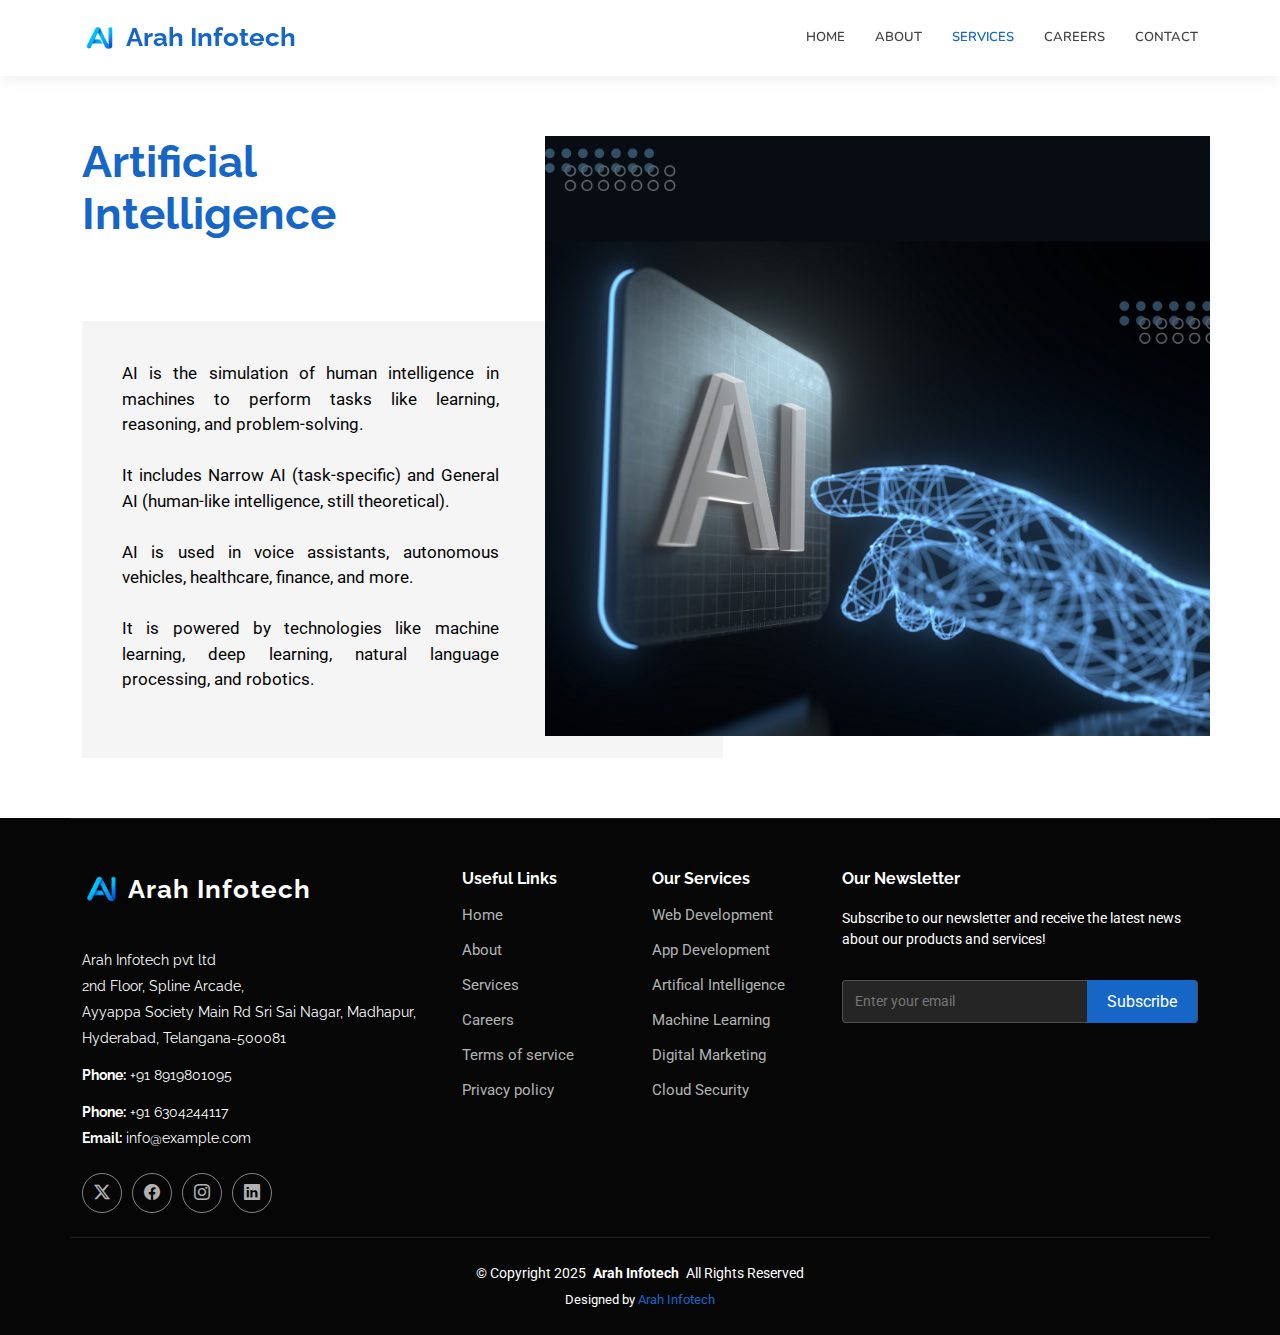
<file: ai.html>
<!DOCTYPE html>
<html lang="en">

<head>
  <meta charset="utf-8">
  <meta content="width=device-width, initial-scale=1.0" name="viewport">
  <title>Arah Infotech</title>
  <meta name="description" content="">
  <meta name="keywords" content="">

  <!-- Favicons -->
  <link href="assets/img/logo1.png" rel="icon">
  <link href="assets/img/apple-touch-icon.png" rel="apple-touch-icon">

  <!-- Fonts -->
  <link href="https://fonts.googleapis.com" rel="preconnect">
  <link href="https://fonts.gstatic.com" rel="preconnect" crossorigin>
  <link href="https://fonts.googleapis.com/css2?family=Roboto:ital,wght@0,100;0,300;0,400;0,500;0,700;0,900;1,100;1,300;1,400;1,500;1,700;1,900&family=Raleway:ital,wght@0,100;0,200;0,300;0,400;0,500;0,600;0,700;0,800;0,900;1,100;1,200;1,300;1,400;1,500;1,600;1,700;1,800;1,900&family=Nunito:ital,wght@0,200;0,300;0,400;0,500;0,600;0,700;0,800;0,900;1,200;1,300;1,400;1,500;1,600;1,700;1,800;1,900&display=swap" rel="stylesheet">

  <!-- Vendor CSS Files -->
  <link href="assets/vendor/bootstrap/css/bootstrap.min.css" rel="stylesheet">
  <link href="assets/vendor/bootstrap-icons/bootstrap-icons.css" rel="stylesheet">
  <link href="assets/vendor/aos/aos.css" rel="stylesheet">
  <link href="assets/vendor/glightbox/css/glightbox.min.css" rel="stylesheet">
  <link href="assets/vendor/swiper/swiper-bundle.min.css" rel="stylesheet">

  <!-- Main CSS File -->
  <link href="assets/css/main.css" rel="stylesheet">


</head>

<body class="index-page">

  <header id="header" class="header d-flex align-items-center sticky-top">
    <div class="container position-relative d-flex align-items-center">

      <a href="index.html" class="logo d-flex align-items-center me-auto">
        <!-- Uncomment the line below if you also wish to use an image logo -->
        <img src="assets/img/logo1.png" alt="logo">
        <h1 class="sitename">Arah Infotech</h1>
      </a>

      <nav id="navmenu" class="navmenu">
        <ul>
          <li><a href="index.html" >Home</a></li>
          <li><a href="about.html">About</a></li>
          <li><a href="services.html" class="active">Services</a></li>
          <li><a href="career.html">Careers</a></li>
          <li><a href="contact.html">Contact</a></li>
        </ul>
        <i class="mobile-nav-toggle d-xl-none bi bi-list"></i>
      </nav>

    </div>
  </header>

  <main class="main">

    

    <!-- About Section -->
    <section id="about" class="about section">

      <div class="container">

        <div class="row position-relative">

          <div class="col-lg-7 about-img" data-aos="zoom-out" data-aos-delay="200"><img src="assets/img/services/ai.jpg"></div>

          <div class="col-lg-7" data-aos="fade-up" data-aos-delay="100">
            <h2 class="inner-title">Artificial Intelligence</h2>
            <div class="our-story">
              <p>AI is the simulation of human intelligence in machines to perform tasks like learning, reasoning, and problem-solving. <br><br>

It includes Narrow AI (task-specific) and General AI (human-like intelligence, still theoretical). <br><br>

AI is used in voice assistants, autonomous vehicles, healthcare, finance, and more. <br><br>

It is powered by technologies like machine learning, deep learning, natural language processing, and robotics. <br><br> </p>
            </div>
          </div>

        </div>

      </div>

    </section><!-- /About Section -->

    

  </main>

  <footer id="footer" class="footer dark-background">

    <div class="container footer-top">
      <div class="row gy-4">
        <div class="col-lg-4 col-md-6 footer-about">
          <a href="index.html" class="logo d-flex align-items-center">
            <img src="assets/img/logo1.png" alt="logo">
            <span class="sitename">Arah Infotech</span>
          </a>
          <div class="footer-contact pt-3">
            <p>Arah Infotech pvt ltd</p>
              <p>2nd Floor, Spline Arcade,</p>
              <p>Ayyappa Society Main Rd
              Sri Sai Nagar, Madhapur,</p>
              <p>Hyderabad, Telangana-500081</p>
            <p class="mt-3"><strong>Phone:</strong> +91 8919801095</p>
            <p class="mt-3"><strong>Phone:</strong> +91 6304244117</p>
            <p><strong>Email:</strong> <span>info@example.com</span></p>
          </div>
          <div class="social-links d-flex mt-4">
            <a href=""><i class="bi bi-twitter-x"></i></a>
            <a href=""><i class="bi bi-facebook"></i></a>
            <a href=""><i class="bi bi-instagram"></i></a>
            <a href=""><i class="bi bi-linkedin"></i></a>
          </div>
        </div>

        <div class="col-lg-2 col-md-3 footer-links">
          <h4>Useful Links</h4>
          <ul>
            <li><a href="index.html">Home</a></li>
            <li><a href="about.html">About</a></li>
            <li><a href="services.html">Services</a></li>
            <li><a href="career.html">Careers</a></li>
            <li><a href="index.html">Terms of service</a></li>
            <li><a href="index.html">Privacy policy</a></li>
          </ul>
        </div>

        <div class="col-lg-2 col-md-3 footer-links">
          <h4>Our Services</h4>
          <ul>
            <li><a href="web.html">Web Development</a></li>
            <li><a href="app.html">App Development</a></li>
            <li><a href="ai.html">Artifical Intelligence</a></li>
            <li><a href="ml.html">Machine Learning</a></li>
            <li><a href="dm.html">Digital Marketing</a></li>
            <li><a href="cloud.html">Cloud Security</a></li>
          </ul>
        </div>

        <div class="col-lg-4 col-md-12 footer-newsletter">
          <h4>Our Newsletter</h4>
          <p>Subscribe to our newsletter and receive the latest news about our products and services!</p>
          <form id="emailForm" class="newsletter-form">
  <input type="email" name="email" required placeholder="Enter your email">
  <input type="submit" value="Subscribe">
      </form>
        </div>

      </div>
    </div>

    <div class="container copyright text-center mt-4">
      <p>© <span>Copyright 2025</span> <strong class="px-1 sitename">Arah Infotech</strong> <span>All Rights Reserved</span></p>
      <div class="credits">
        Designed by <a href="index.html">Arah Infotech</a>
      </div>
    </div>

  </footer>

  <!-- Scroll Top -->
  <a href="#" id="scroll-top" class="scroll-top d-flex align-items-center justify-content-center"><i class="bi bi-arrow-up-short"></i></a>

  <!-- Preloader -->
  <div id="preloader"></div>

  <!-- Vendor JS Files -->
  <script src="assets/vendor/bootstrap/js/bootstrap.bundle.min.js"></script>
  <script src="assets/vendor/php-email-form/validate.js"></script>
  <script src="assets/vendor/aos/aos.js"></script>
  <script src="assets/vendor/glightbox/js/glightbox.min.js"></script>
  <script src="assets/vendor/imagesloaded/imagesloaded.pkgd.min.js"></script>
  <script src="assets/vendor/isotope-layout/isotope.pkgd.min.js"></script>
  <script src="assets/vendor/waypoints/noframework.waypoints.js"></script>
  <script src="assets/vendor/swiper/swiper-bundle.min.js"></script>

  <!-- Main JS File -->
  <script src="assets/js/main.js"></script>

</body>

</html>
</file>
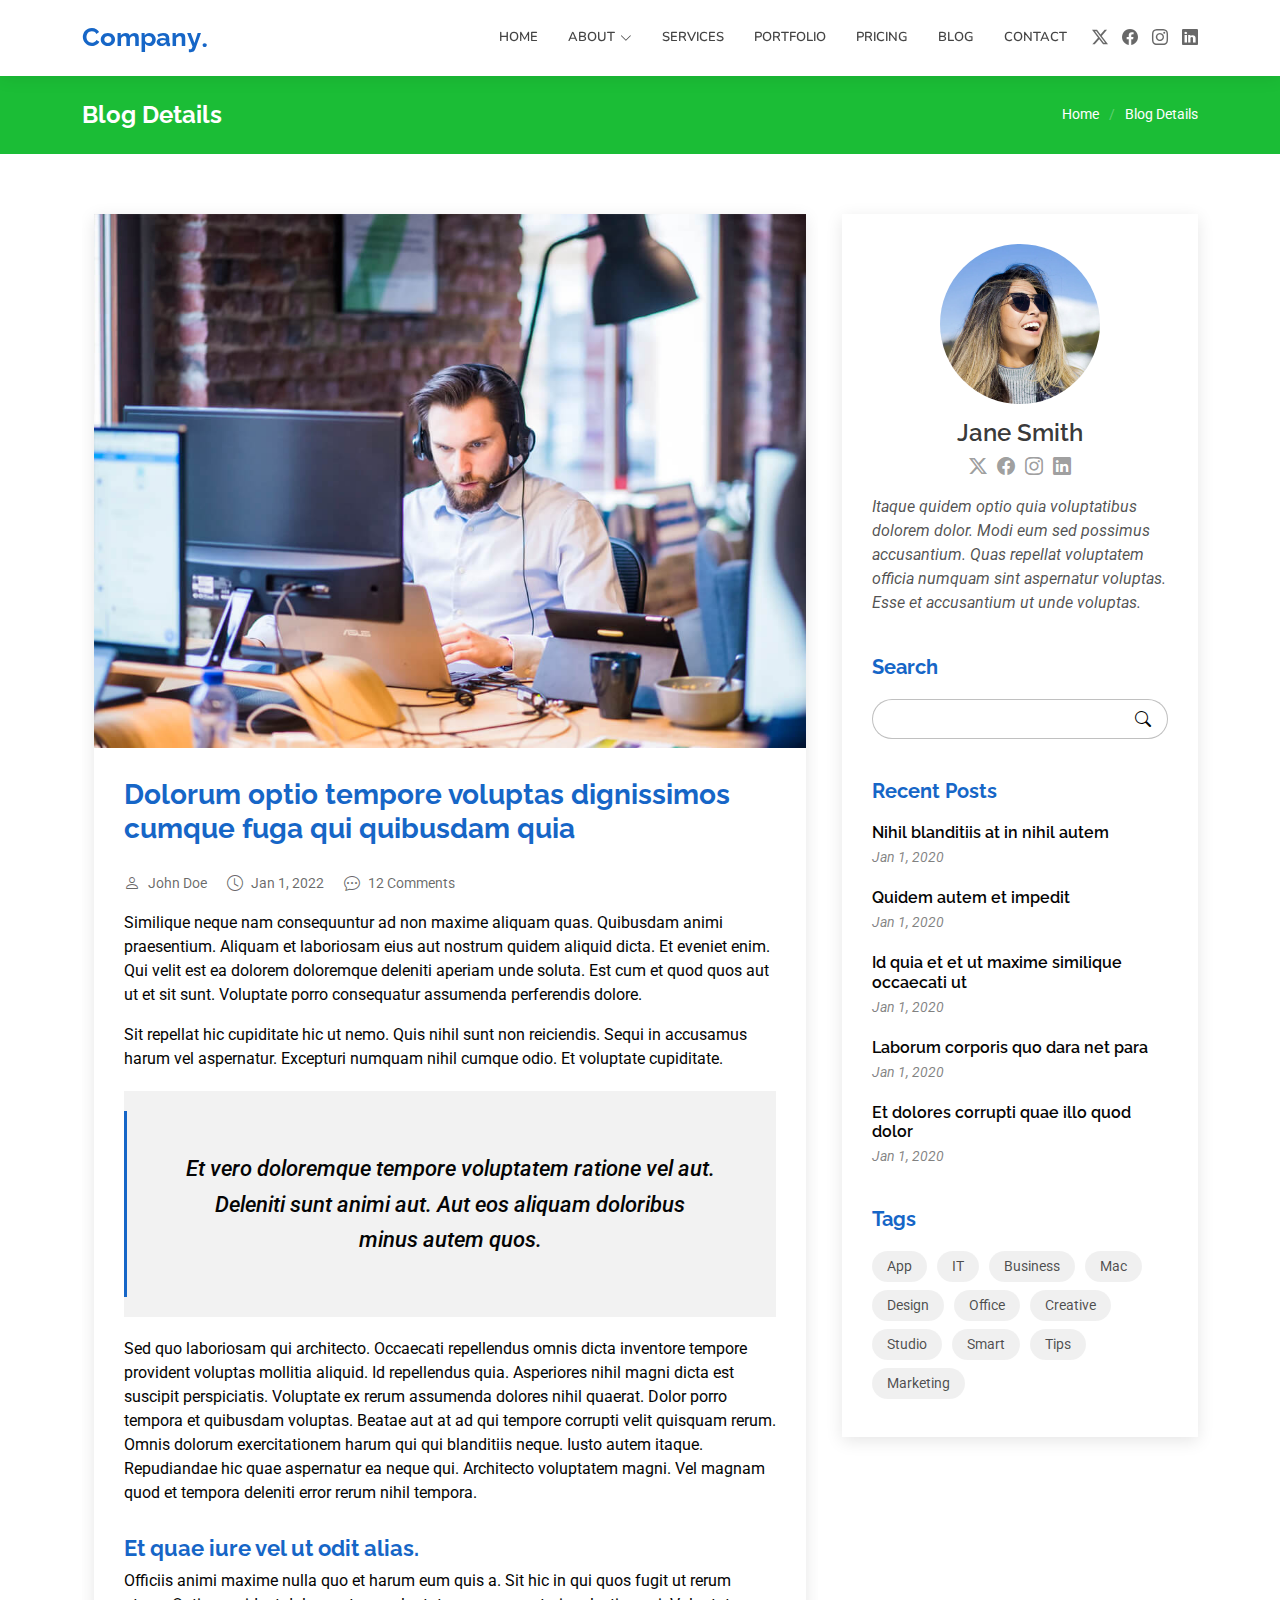
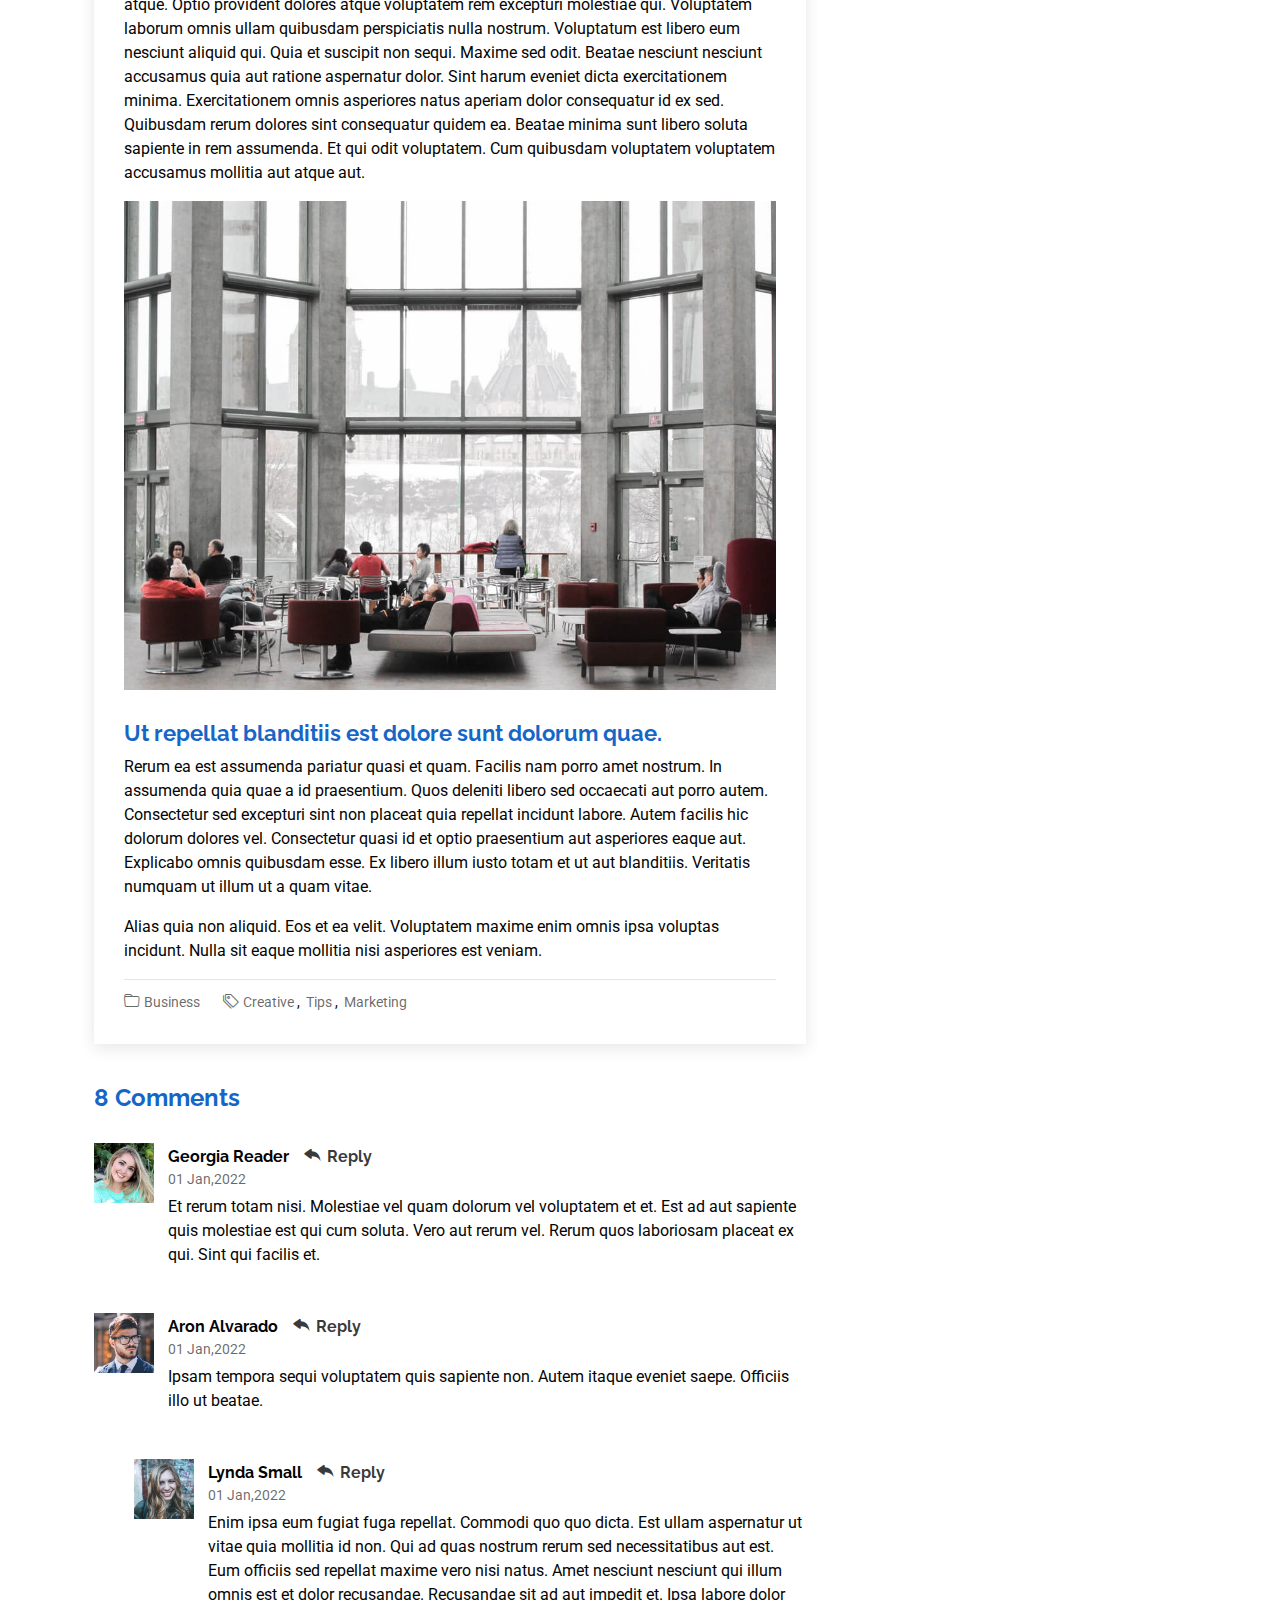
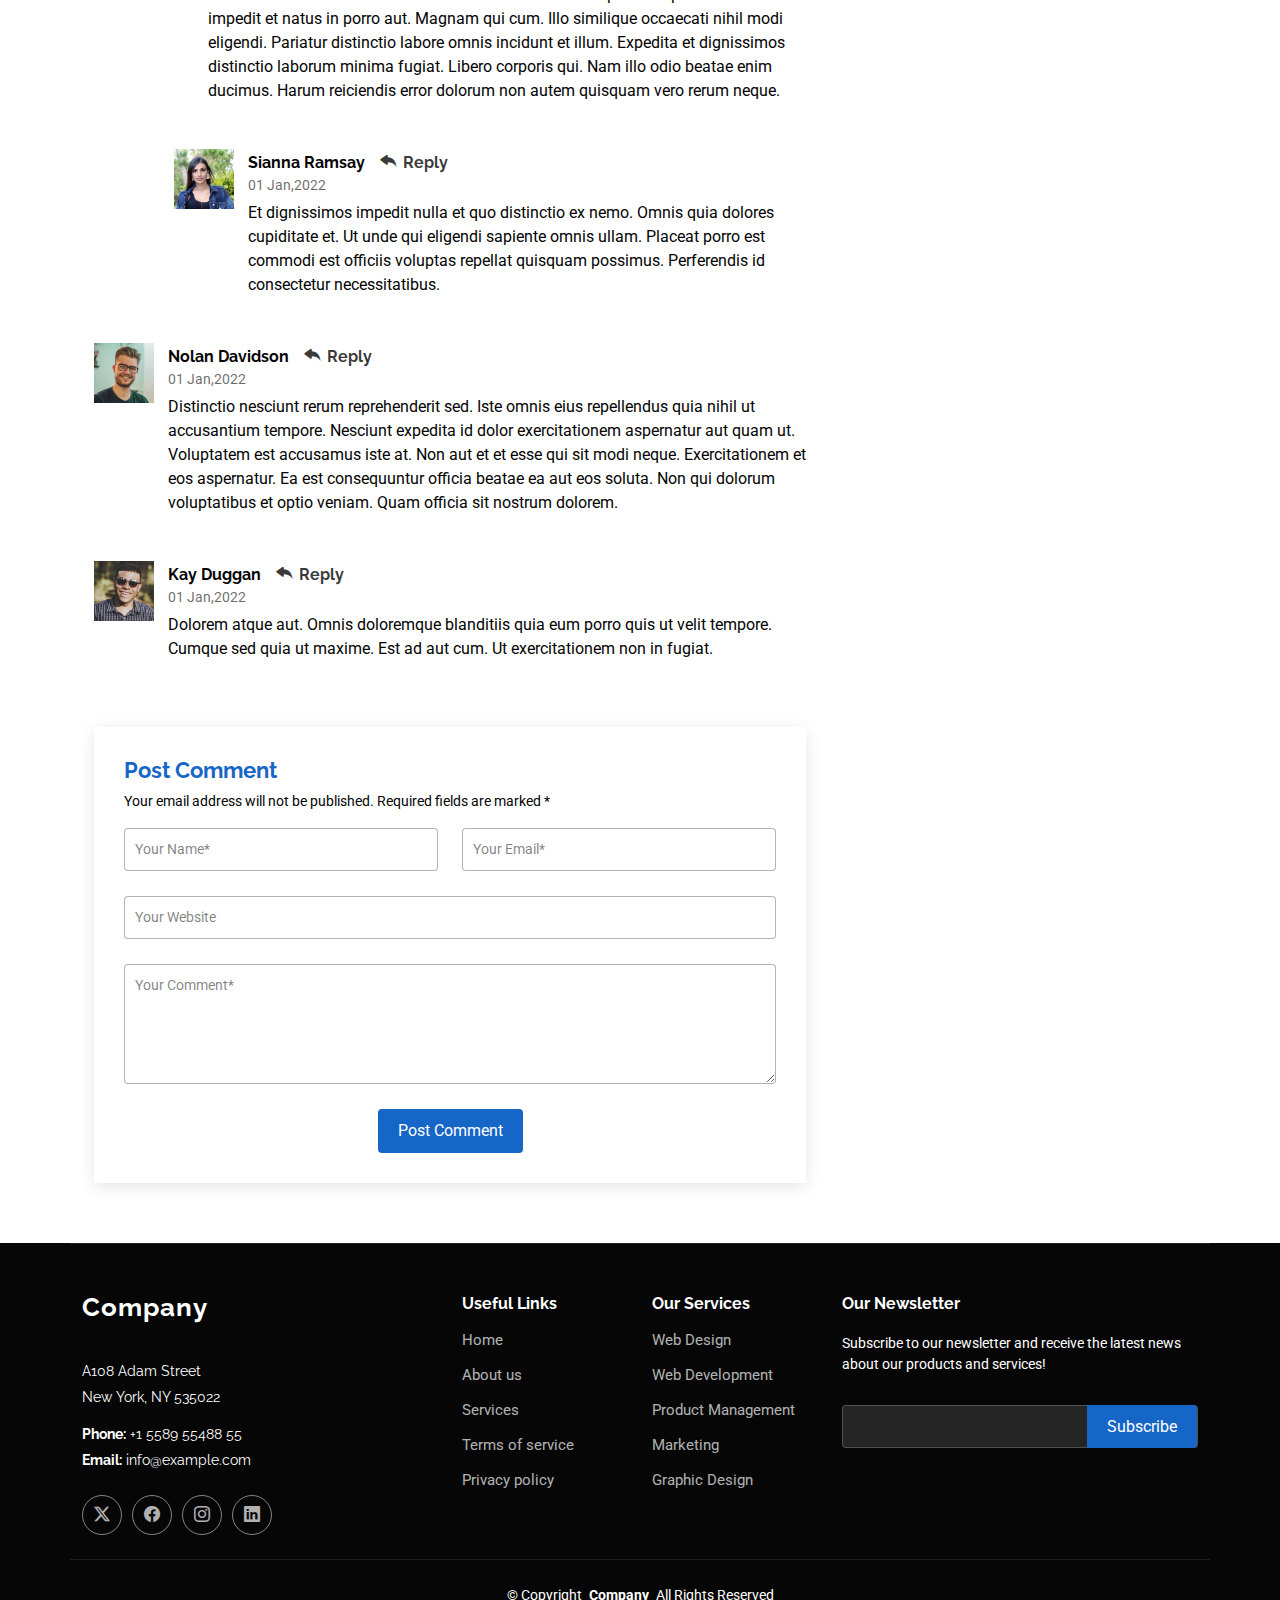
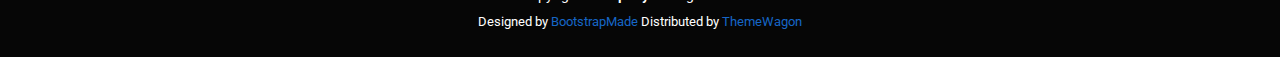
<file: blog-details.html>
<!DOCTYPE html>
<html lang="en">

<head>
  <meta charset="utf-8">
  <meta content="width=device-width, initial-scale=1.0" name="viewport">
  <title>Blog Details - Company Bootstrap Template</title>
  <meta name="description" content="">
  <meta name="keywords" content="">

  <!-- Favicons -->
  <link href="assets/img/favicon.png" rel="icon">
  <link href="assets/img/apple-touch-icon.png" rel="apple-touch-icon">

  <!-- Fonts -->
  <link href="https://fonts.googleapis.com" rel="preconnect">
  <link href="https://fonts.gstatic.com" rel="preconnect" crossorigin>
  <link href="https://fonts.googleapis.com/css2?family=Roboto:ital,wght@0,100;0,300;0,400;0,500;0,700;0,900;1,100;1,300;1,400;1,500;1,700;1,900&family=Raleway:ital,wght@0,100;0,200;0,300;0,400;0,500;0,600;0,700;0,800;0,900;1,100;1,200;1,300;1,400;1,500;1,600;1,700;1,800;1,900&family=Nunito:ital,wght@0,200;0,300;0,400;0,500;0,600;0,700;0,800;0,900;1,200;1,300;1,400;1,500;1,600;1,700;1,800;1,900&display=swap" rel="stylesheet">

  <!-- Vendor CSS Files -->
  <link href="assets/vendor/bootstrap/css/bootstrap.min.css" rel="stylesheet">
  <link href="assets/vendor/bootstrap-icons/bootstrap-icons.css" rel="stylesheet">
  <link href="assets/vendor/aos/aos.css" rel="stylesheet">
  <link href="assets/vendor/glightbox/css/glightbox.min.css" rel="stylesheet">
  <link href="assets/vendor/swiper/swiper-bundle.min.css" rel="stylesheet">

  <!-- Main CSS File -->
  <link href="assets/css/main.css" rel="stylesheet">

  <!-- =======================================================
  * Template Name: Company
  * Template URL: https://bootstrapmade.com/company-free-html-bootstrap-template/
  * Updated: Aug 07 2024 with Bootstrap v5.3.3
  * Author: BootstrapMade.com
  * License: https://bootstrapmade.com/license/
  ======================================================== -->
</head>

<body class="blog-details-page">

  <header id="header" class="header d-flex align-items-center sticky-top">
    <div class="container position-relative d-flex align-items-center">

      <a href="index.html" class="logo d-flex align-items-center me-auto">
        <!-- Uncomment the line below if you also wish to use an image logo -->
        <!-- <img src="assets/img/logo.png" alt=""> -->
        <h1 class="sitename">Company</h1><span>.</span>
      </a>

      <nav id="navmenu" class="navmenu">
        <ul>
          <li><a href="#hero">Home</a></li>
          <li class="dropdown"><a href="about.html"><span>About</span> <i class="bi bi-chevron-down toggle-dropdown"></i></a>
            <ul>
              <li><a href="team.html">Team</a></li>
              <li><a href="testimonials.html">Testimonials</a></li>
              <li class="dropdown"><a href="#"><span>Deep Dropdown</span> <i class="bi bi-chevron-down toggle-dropdown"></i></a>
                <ul>
                  <li><a href="#">Deep Dropdown 1</a></li>
                  <li><a href="#">Deep Dropdown 2</a></li>
                  <li><a href="#">Deep Dropdown 3</a></li>
                  <li><a href="#">Deep Dropdown 4</a></li>
                  <li><a href="#">Deep Dropdown 5</a></li>
                </ul>
              </li>
            </ul>
          </li>
          <li><a href="services.html">Services</a></li>
          <li><a href="portfolio.html">Portfolio</a></li>
          <li><a href="pricing.html">Pricing</a></li>
          <li><a href="blog.html">Blog</a></li>
          <li><a href="contact.html">Contact</a></li>
        </ul>
        <i class="mobile-nav-toggle d-xl-none bi bi-list"></i>
      </nav>

      <div class="header-social-links">
        <a href="#" class="twitter"><i class="bi bi-twitter-x"></i></a>
        <a href="#" class="facebook"><i class="bi bi-facebook"></i></a>
        <a href="#" class="instagram"><i class="bi bi-instagram"></i></a>
        <a href="#" class="linkedin"><i class="bi bi-linkedin"></i></a>
      </div>

    </div>
  </header>

  <main class="main">

    <!-- Page Title -->
    <div class="page-title accent-background">
      <div class="container d-lg-flex justify-content-between align-items-center">
        <h1 class="mb-2 mb-lg-0">Blog Details</h1>
        <nav class="breadcrumbs">
          <ol>
            <li><a href="index.html">Home</a></li>
            <li class="current">Blog Details</li>
          </ol>
        </nav>
      </div>
    </div><!-- End Page Title -->

    <div class="container">
      <div class="row">

        <div class="col-lg-8">

          <!-- Blog Details Section -->
          <section id="blog-details" class="blog-details section">
            <div class="container">

              <article class="article">

                <div class="post-img">
                  <img src="assets/img/blog/blog-1.jpg" alt="" class="img-fluid">
                </div>

                <h2 class="title">Dolorum optio tempore voluptas dignissimos cumque fuga qui quibusdam quia</h2>

                <div class="meta-top">
                  <ul>
                    <li class="d-flex align-items-center"><i class="bi bi-person"></i> <a href="blog-details.html">John Doe</a></li>
                    <li class="d-flex align-items-center"><i class="bi bi-clock"></i> <a href="blog-details.html"><time datetime="2020-01-01">Jan 1, 2022</time></a></li>
                    <li class="d-flex align-items-center"><i class="bi bi-chat-dots"></i> <a href="blog-details.html">12 Comments</a></li>
                  </ul>
                </div><!-- End meta top -->

                <div class="content">
                  <p>
                    Similique neque nam consequuntur ad non maxime aliquam quas. Quibusdam animi praesentium. Aliquam et laboriosam eius aut nostrum quidem aliquid dicta.
                    Et eveniet enim. Qui velit est ea dolorem doloremque deleniti aperiam unde soluta. Est cum et quod quos aut ut et sit sunt. Voluptate porro consequatur assumenda perferendis dolore.
                  </p>

                  <p>
                    Sit repellat hic cupiditate hic ut nemo. Quis nihil sunt non reiciendis. Sequi in accusamus harum vel aspernatur. Excepturi numquam nihil cumque odio. Et voluptate cupiditate.
                  </p>

                  <blockquote>
                    <p>
                      Et vero doloremque tempore voluptatem ratione vel aut. Deleniti sunt animi aut. Aut eos aliquam doloribus minus autem quos.
                    </p>
                  </blockquote>

                  <p>
                    Sed quo laboriosam qui architecto. Occaecati repellendus omnis dicta inventore tempore provident voluptas mollitia aliquid. Id repellendus quia. Asperiores nihil magni dicta est suscipit perspiciatis. Voluptate ex rerum assumenda dolores nihil quaerat.
                    Dolor porro tempora et quibusdam voluptas. Beatae aut at ad qui tempore corrupti velit quisquam rerum. Omnis dolorum exercitationem harum qui qui blanditiis neque.
                    Iusto autem itaque. Repudiandae hic quae aspernatur ea neque qui. Architecto voluptatem magni. Vel magnam quod et tempora deleniti error rerum nihil tempora.
                  </p>

                  <h3>Et quae iure vel ut odit alias.</h3>
                  <p>
                    Officiis animi maxime nulla quo et harum eum quis a. Sit hic in qui quos fugit ut rerum atque. Optio provident dolores atque voluptatem rem excepturi molestiae qui. Voluptatem laborum omnis ullam quibusdam perspiciatis nulla nostrum. Voluptatum est libero eum nesciunt aliquid qui.
                    Quia et suscipit non sequi. Maxime sed odit. Beatae nesciunt nesciunt accusamus quia aut ratione aspernatur dolor. Sint harum eveniet dicta exercitationem minima. Exercitationem omnis asperiores natus aperiam dolor consequatur id ex sed. Quibusdam rerum dolores sint consequatur quidem ea.
                    Beatae minima sunt libero soluta sapiente in rem assumenda. Et qui odit voluptatem. Cum quibusdam voluptatem voluptatem accusamus mollitia aut atque aut.
                  </p>
                  <img src="assets/img/blog/blog-inside-post.jpg" class="img-fluid" alt="">

                  <h3>Ut repellat blanditiis est dolore sunt dolorum quae.</h3>
                  <p>
                    Rerum ea est assumenda pariatur quasi et quam. Facilis nam porro amet nostrum. In assumenda quia quae a id praesentium. Quos deleniti libero sed occaecati aut porro autem. Consectetur sed excepturi sint non placeat quia repellat incidunt labore. Autem facilis hic dolorum dolores vel.
                    Consectetur quasi id et optio praesentium aut asperiores eaque aut. Explicabo omnis quibusdam esse. Ex libero illum iusto totam et ut aut blanditiis. Veritatis numquam ut illum ut a quam vitae.
                  </p>
                  <p>
                    Alias quia non aliquid. Eos et ea velit. Voluptatem maxime enim omnis ipsa voluptas incidunt. Nulla sit eaque mollitia nisi asperiores est veniam.
                  </p>

                </div><!-- End post content -->

                <div class="meta-bottom">
                  <i class="bi bi-folder"></i>
                  <ul class="cats">
                    <li><a href="#">Business</a></li>
                  </ul>

                  <i class="bi bi-tags"></i>
                  <ul class="tags">
                    <li><a href="#">Creative</a></li>
                    <li><a href="#">Tips</a></li>
                    <li><a href="#">Marketing</a></li>
                  </ul>
                </div><!-- End meta bottom -->

              </article>

            </div>
          </section><!-- /Blog Details Section -->

          <!-- Blog Comments Section -->
          <section id="blog-comments" class="blog-comments section">

            <div class="container">

              <h4 class="comments-count">8 Comments</h4>

              <div id="comment-1" class="comment">
                <div class="d-flex">
                  <div class="comment-img"><img src="assets/img/blog/comments-1.jpg" alt=""></div>
                  <div>
                    <h5><a href="">Georgia Reader</a> <a href="#" class="reply"><i class="bi bi-reply-fill"></i> Reply</a></h5>
                    <time datetime="2020-01-01">01 Jan,2022</time>
                    <p>
                      Et rerum totam nisi. Molestiae vel quam dolorum vel voluptatem et et. Est ad aut sapiente quis molestiae est qui cum soluta.
                      Vero aut rerum vel. Rerum quos laboriosam placeat ex qui. Sint qui facilis et.
                    </p>
                  </div>
                </div>
              </div><!-- End comment #1 -->

              <div id="comment-2" class="comment">
                <div class="d-flex">
                  <div class="comment-img"><img src="assets/img/blog/comments-2.jpg" alt=""></div>
                  <div>
                    <h5><a href="">Aron Alvarado</a> <a href="#" class="reply"><i class="bi bi-reply-fill"></i> Reply</a></h5>
                    <time datetime="2020-01-01">01 Jan,2022</time>
                    <p>
                      Ipsam tempora sequi voluptatem quis sapiente non. Autem itaque eveniet saepe. Officiis illo ut beatae.
                    </p>
                  </div>
                </div>

                <div id="comment-reply-1" class="comment comment-reply">
                  <div class="d-flex">
                    <div class="comment-img"><img src="assets/img/blog/comments-3.jpg" alt=""></div>
                    <div>
                      <h5><a href="">Lynda Small</a> <a href="#" class="reply"><i class="bi bi-reply-fill"></i> Reply</a></h5>
                      <time datetime="2020-01-01">01 Jan,2022</time>
                      <p>
                        Enim ipsa eum fugiat fuga repellat. Commodi quo quo dicta. Est ullam aspernatur ut vitae quia mollitia id non. Qui ad quas nostrum rerum sed necessitatibus aut est. Eum officiis sed repellat maxime vero nisi natus. Amet nesciunt nesciunt qui illum omnis est et dolor recusandae.

                        Recusandae sit ad aut impedit et. Ipsa labore dolor impedit et natus in porro aut. Magnam qui cum. Illo similique occaecati nihil modi eligendi. Pariatur distinctio labore omnis incidunt et illum. Expedita et dignissimos distinctio laborum minima fugiat.

                        Libero corporis qui. Nam illo odio beatae enim ducimus. Harum reiciendis error dolorum non autem quisquam vero rerum neque.
                      </p>
                    </div>
                  </div>

                  <div id="comment-reply-2" class="comment comment-reply">
                    <div class="d-flex">
                      <div class="comment-img"><img src="assets/img/blog/comments-4.jpg" alt=""></div>
                      <div>
                        <h5><a href="">Sianna Ramsay</a> <a href="#" class="reply"><i class="bi bi-reply-fill"></i> Reply</a></h5>
                        <time datetime="2020-01-01">01 Jan,2022</time>
                        <p>
                          Et dignissimos impedit nulla et quo distinctio ex nemo. Omnis quia dolores cupiditate et. Ut unde qui eligendi sapiente omnis ullam. Placeat porro est commodi est officiis voluptas repellat quisquam possimus. Perferendis id consectetur necessitatibus.
                        </p>
                      </div>
                    </div>

                  </div><!-- End comment reply #2-->

                </div><!-- End comment reply #1-->

              </div><!-- End comment #2-->

              <div id="comment-3" class="comment">
                <div class="d-flex">
                  <div class="comment-img"><img src="assets/img/blog/comments-5.jpg" alt=""></div>
                  <div>
                    <h5><a href="">Nolan Davidson</a> <a href="#" class="reply"><i class="bi bi-reply-fill"></i> Reply</a></h5>
                    <time datetime="2020-01-01">01 Jan,2022</time>
                    <p>
                      Distinctio nesciunt rerum reprehenderit sed. Iste omnis eius repellendus quia nihil ut accusantium tempore. Nesciunt expedita id dolor exercitationem aspernatur aut quam ut. Voluptatem est accusamus iste at.
                      Non aut et et esse qui sit modi neque. Exercitationem et eos aspernatur. Ea est consequuntur officia beatae ea aut eos soluta. Non qui dolorum voluptatibus et optio veniam. Quam officia sit nostrum dolorem.
                    </p>
                  </div>
                </div>

              </div><!-- End comment #3 -->

              <div id="comment-4" class="comment">
                <div class="d-flex">
                  <div class="comment-img"><img src="assets/img/blog/comments-6.jpg" alt=""></div>
                  <div>
                    <h5><a href="">Kay Duggan</a> <a href="#" class="reply"><i class="bi bi-reply-fill"></i> Reply</a></h5>
                    <time datetime="2020-01-01">01 Jan,2022</time>
                    <p>
                      Dolorem atque aut. Omnis doloremque blanditiis quia eum porro quis ut velit tempore. Cumque sed quia ut maxime. Est ad aut cum. Ut exercitationem non in fugiat.
                    </p>
                  </div>
                </div>

              </div><!-- End comment #4 -->

            </div>

          </section><!-- /Blog Comments Section -->

          <!-- Comment Form Section -->
          <section id="comment-form" class="comment-form section">
            <div class="container">

              <form action="">

                <h4>Post Comment</h4>
                <p>Your email address will not be published. Required fields are marked * </p>
                <div class="row">
                  <div class="col-md-6 form-group">
                    <input name="name" type="text" class="form-control" placeholder="Your Name*">
                  </div>
                  <div class="col-md-6 form-group">
                    <input name="email" type="text" class="form-control" placeholder="Your Email*">
                  </div>
                </div>
                <div class="row">
                  <div class="col form-group">
                    <input name="website" type="text" class="form-control" placeholder="Your Website">
                  </div>
                </div>
                <div class="row">
                  <div class="col form-group">
                    <textarea name="comment" class="form-control" placeholder="Your Comment*"></textarea>
                  </div>
                </div>

                <div class="text-center">
                  <button type="submit" class="btn btn-primary">Post Comment</button>
                </div>

              </form>

            </div>
          </section><!-- /Comment Form Section -->

        </div>

        <div class="col-lg-4 sidebar">

          <div class="widgets-container">

            <!-- Blog Author Widget -->
            <div class="blog-author-widget widget-item">

              <div class="d-flex flex-column align-items-center">
                <img src="assets/img/blog/blog-author.jpg" class="rounded-circle flex-shrink-0" alt="">
                <h4>Jane Smith</h4>
                <div class="social-links">
                  <a href="https://x.com/#"><i class="bi bi-twitter-x"></i></a>
                  <a href="https://facebook.com/#"><i class="bi bi-facebook"></i></a>
                  <a href="https://instagram.com/#"><i class="biu bi-instagram"></i></a>
                  <a href="https://instagram.com/#"><i class="biu bi-linkedin"></i></a>
                </div>

                <p>
                  Itaque quidem optio quia voluptatibus dolorem dolor. Modi eum sed possimus accusantium. Quas repellat voluptatem officia numquam sint aspernatur voluptas. Esse et accusantium ut unde voluptas.
                </p>

              </div>
            </div><!--/Blog Author Widget -->

            <!-- Search Widget -->
            <div class="search-widget widget-item">

              <h3 class="widget-title">Search</h3>
              <form action="">
                <input type="text">
                <button type="submit" title="Search"><i class="bi bi-search"></i></button>
              </form>

            </div><!--/Search Widget -->

            <!-- Recent Posts Widget -->
            <div class="recent-posts-widget widget-item">

              <h3 class="widget-title">Recent Posts</h3>

              <div class="post-item">
                <h4><a href="blog-details.html">Nihil blanditiis at in nihil autem</a></h4>
                <time datetime="2020-01-01">Jan 1, 2020</time>
              </div><!-- End recent post item-->

              <div class="post-item">
                <h4><a href="blog-details.html">Quidem autem et impedit</a></h4>
                <time datetime="2020-01-01">Jan 1, 2020</time>
              </div><!-- End recent post item-->

              <div class="post-item">
                <h4><a href="blog-details.html">Id quia et et ut maxime similique occaecati ut</a></h4>
                <time datetime="2020-01-01">Jan 1, 2020</time>
              </div><!-- End recent post item-->

              <div class="post-item">
                <h4><a href="blog-details.html">Laborum corporis quo dara net para</a></h4>
                <time datetime="2020-01-01">Jan 1, 2020</time>
              </div><!-- End recent post item-->

              <div class="post-item">
                <h4><a href="blog-details.html">Et dolores corrupti quae illo quod dolor</a></h4>
                <time datetime="2020-01-01">Jan 1, 2020</time>
              </div><!-- End recent post item-->

            </div><!--/Recent Posts Widget -->

            <!-- Tags Widget -->
            <div class="tags-widget widget-item">

              <h3 class="widget-title">Tags</h3>
              <ul>
                <li><a href="#">App</a></li>
                <li><a href="#">IT</a></li>
                <li><a href="#">Business</a></li>
                <li><a href="#">Mac</a></li>
                <li><a href="#">Design</a></li>
                <li><a href="#">Office</a></li>
                <li><a href="#">Creative</a></li>
                <li><a href="#">Studio</a></li>
                <li><a href="#">Smart</a></li>
                <li><a href="#">Tips</a></li>
                <li><a href="#">Marketing</a></li>
              </ul>

            </div><!--/Tags Widget -->

          </div>

        </div>

      </div>
    </div>

  </main>

  <footer id="footer" class="footer dark-background">

    <div class="container footer-top">
      <div class="row gy-4">
        <div class="col-lg-4 col-md-6 footer-about">
          <a href="index.html" class="logo d-flex align-items-center">
            <span class="sitename">Company</span>
          </a>
          <div class="footer-contact pt-3">
            <p>A108 Adam Street</p>
            <p>New York, NY 535022</p>
            <p class="mt-3"><strong>Phone:</strong> <span>+1 5589 55488 55</span></p>
            <p><strong>Email:</strong> <span>info@example.com</span></p>
          </div>
          <div class="social-links d-flex mt-4">
            <a href=""><i class="bi bi-twitter-x"></i></a>
            <a href=""><i class="bi bi-facebook"></i></a>
            <a href=""><i class="bi bi-instagram"></i></a>
            <a href=""><i class="bi bi-linkedin"></i></a>
          </div>
        </div>

        <div class="col-lg-2 col-md-3 footer-links">
          <h4>Useful Links</h4>
          <ul>
            <li><a href="#">Home</a></li>
            <li><a href="#">About us</a></li>
            <li><a href="#">Services</a></li>
            <li><a href="#">Terms of service</a></li>
            <li><a href="#">Privacy policy</a></li>
          </ul>
        </div>

        <div class="col-lg-2 col-md-3 footer-links">
          <h4>Our Services</h4>
          <ul>
            <li><a href="#">Web Design</a></li>
            <li><a href="#">Web Development</a></li>
            <li><a href="#">Product Management</a></li>
            <li><a href="#">Marketing</a></li>
            <li><a href="#">Graphic Design</a></li>
          </ul>
        </div>

        <div class="col-lg-4 col-md-12 footer-newsletter">
          <h4>Our Newsletter</h4>
          <p>Subscribe to our newsletter and receive the latest news about our products and services!</p>
          <form action="forms/newsletter.php" method="post" class="php-email-form">
            <div class="newsletter-form"><input type="email" name="email"><input type="submit" value="Subscribe"></div>
            <div class="loading">Loading</div>
            <div class="error-message"></div>
            <div class="sent-message">Your subscription request has been sent. Thank you!</div>
          </form>
        </div>

      </div>
    </div>

    <div class="container copyright text-center mt-4">
      <p>© <span>Copyright</span> <strong class="px-1 sitename">Company</strong> <span>All Rights Reserved</span></p>
      <div class="credits">
        <!-- All the links in the footer should remain intact. -->
        <!-- You can delete the links only if you've purchased the pro version. -->
        <!-- Licensing information: https://bootstrapmade.com/license/ -->
        <!-- Purchase the pro version with working PHP/AJAX contact form: [buy-url] -->
        Designed by <a href="https://bootstrapmade.com/">BootstrapMade</a> Distributed by <a href=“https://themewagon.com>ThemeWagon
      </div>
    </div>

  </footer>

  <!-- Scroll Top -->
  <a href="#" id="scroll-top" class="scroll-top d-flex align-items-center justify-content-center"><i class="bi bi-arrow-up-short"></i></a>

  <!-- Preloader -->
  <div id="preloader"></div>

  <!-- Vendor JS Files -->
  <script src="assets/vendor/bootstrap/js/bootstrap.bundle.min.js"></script>
  <script src="assets/vendor/php-email-form/validate.js"></script>
  <script src="assets/vendor/aos/aos.js"></script>
  <script src="assets/vendor/glightbox/js/glightbox.min.js"></script>
  <script src="assets/vendor/imagesloaded/imagesloaded.pkgd.min.js"></script>
  <script src="assets/vendor/isotope-layout/isotope.pkgd.min.js"></script>
  <script src="assets/vendor/waypoints/noframework.waypoints.js"></script>
  <script src="assets/vendor/swiper/swiper-bundle.min.js"></script>

  <!-- Main JS File -->
  <script src="assets/js/main.js"></script>

</body>

</html>
</file>
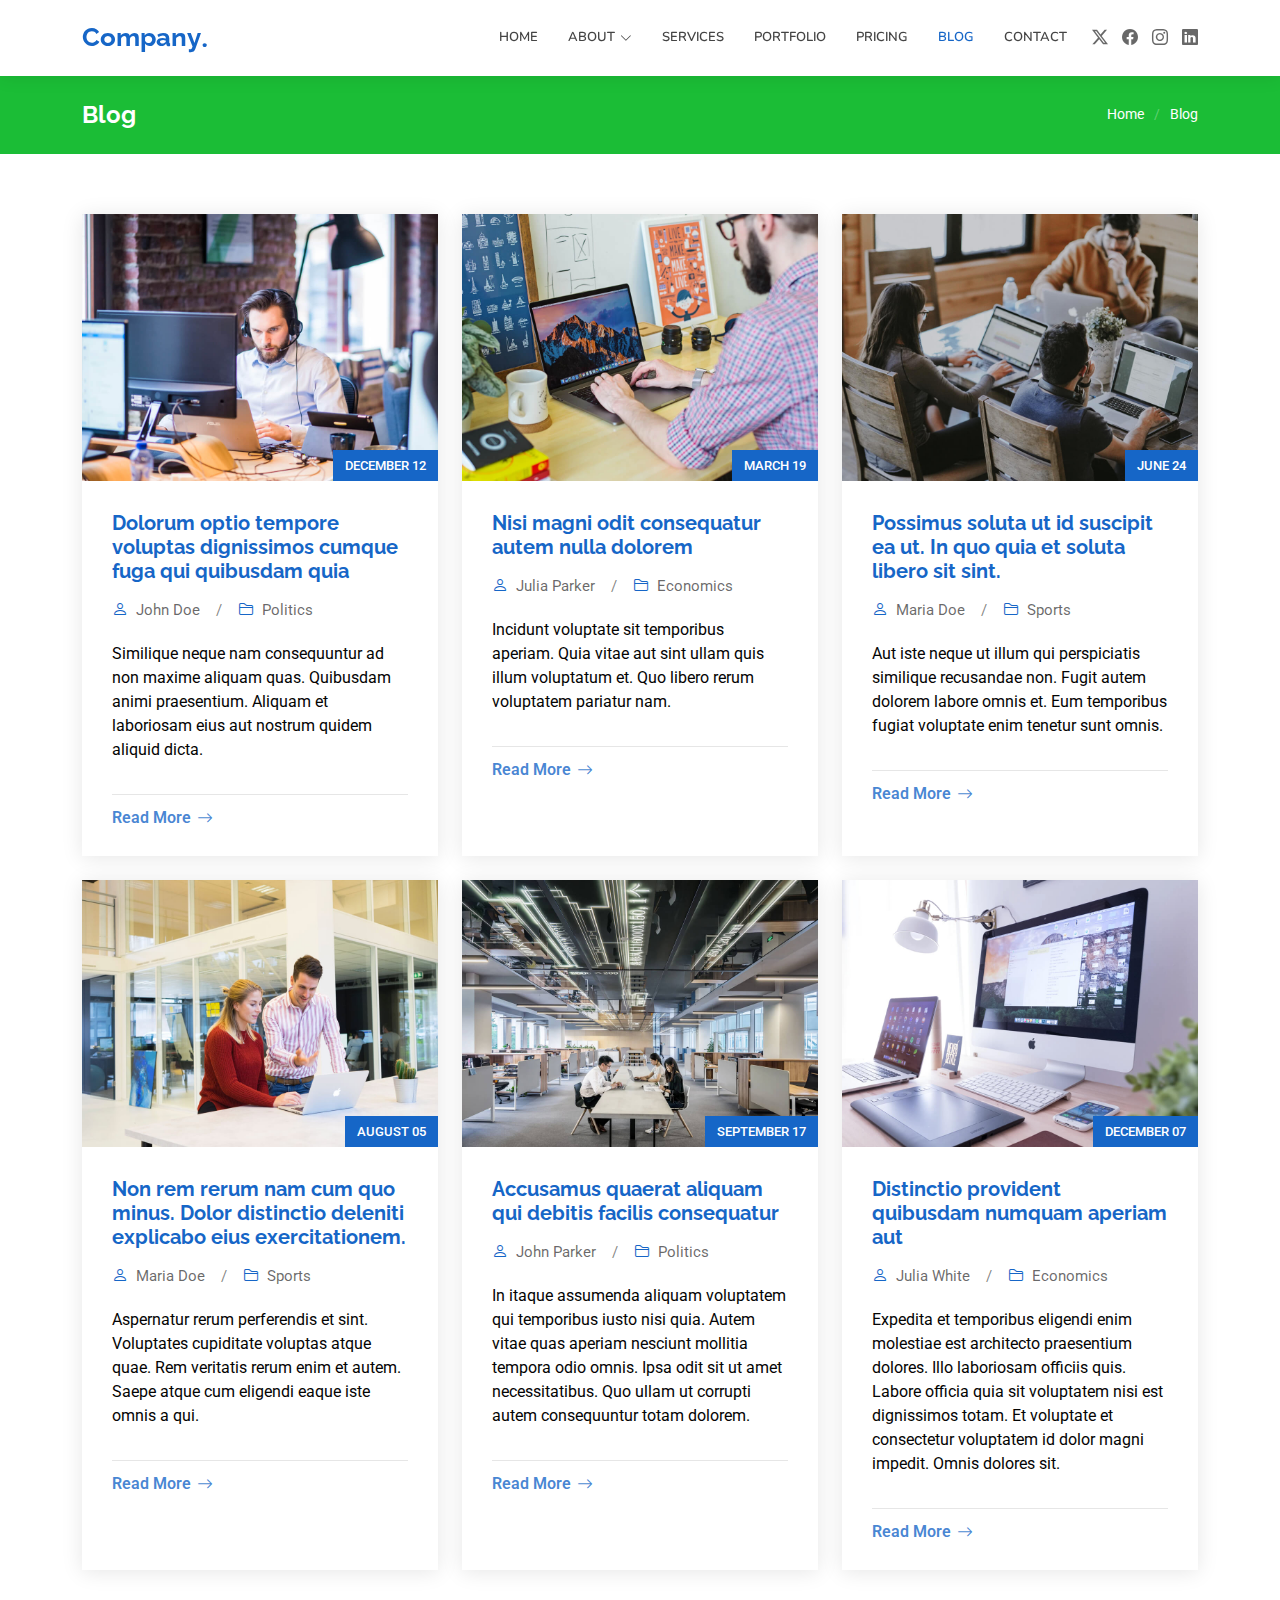
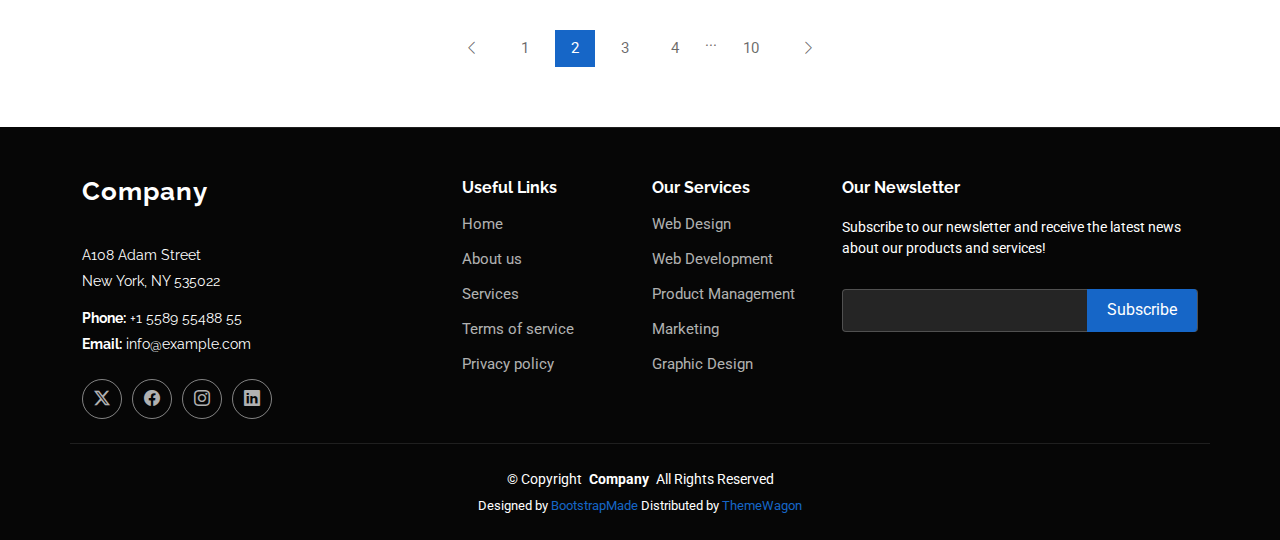
<file: blog.html>
<!DOCTYPE html>
<html lang="en">

<head>
  <meta charset="utf-8">
  <meta content="width=device-width, initial-scale=1.0" name="viewport">
  <title>Blog - Company Bootstrap Template</title>
  <meta name="description" content="">
  <meta name="keywords" content="">

  <!-- Favicons -->
  <link href="assets/img/favicon.png" rel="icon">
  <link href="assets/img/apple-touch-icon.png" rel="apple-touch-icon">

  <!-- Fonts -->
  <link href="https://fonts.googleapis.com" rel="preconnect">
  <link href="https://fonts.gstatic.com" rel="preconnect" crossorigin>
  <link href="https://fonts.googleapis.com/css2?family=Roboto:ital,wght@0,100;0,300;0,400;0,500;0,700;0,900;1,100;1,300;1,400;1,500;1,700;1,900&family=Raleway:ital,wght@0,100;0,200;0,300;0,400;0,500;0,600;0,700;0,800;0,900;1,100;1,200;1,300;1,400;1,500;1,600;1,700;1,800;1,900&family=Nunito:ital,wght@0,200;0,300;0,400;0,500;0,600;0,700;0,800;0,900;1,200;1,300;1,400;1,500;1,600;1,700;1,800;1,900&display=swap" rel="stylesheet">

  <!-- Vendor CSS Files -->
  <link href="assets/vendor/bootstrap/css/bootstrap.min.css" rel="stylesheet">
  <link href="assets/vendor/bootstrap-icons/bootstrap-icons.css" rel="stylesheet">
  <link href="assets/vendor/aos/aos.css" rel="stylesheet">
  <link href="assets/vendor/glightbox/css/glightbox.min.css" rel="stylesheet">
  <link href="assets/vendor/swiper/swiper-bundle.min.css" rel="stylesheet">

  <!-- Main CSS File -->
  <link href="assets/css/main.css" rel="stylesheet">

  <!-- =======================================================
  * Template Name: Company
  * Template URL: https://bootstrapmade.com/company-free-html-bootstrap-template/
  * Updated: Aug 07 2024 with Bootstrap v5.3.3
  * Author: BootstrapMade.com
  * License: https://bootstrapmade.com/license/
  ======================================================== -->
</head>

<body class="blog-page">

  <header id="header" class="header d-flex align-items-center sticky-top">
    <div class="container position-relative d-flex align-items-center">

      <a href="index.html" class="logo d-flex align-items-center me-auto">
        <!-- Uncomment the line below if you also wish to use an image logo -->
        <!-- <img src="assets/img/logo.png" alt=""> -->
        <h1 class="sitename">Company</h1><span>.</span>
      </a>

      <nav id="navmenu" class="navmenu">
        <ul>
          <li><a href="#hero">Home</a></li>
          <li class="dropdown"><a href="about.html"><span>About</span> <i class="bi bi-chevron-down toggle-dropdown"></i></a>
            <ul>
              <li><a href="team.html">Team</a></li>
              <li><a href="testimonials.html">Testimonials</a></li>
              <li class="dropdown"><a href="#"><span>Deep Dropdown</span> <i class="bi bi-chevron-down toggle-dropdown"></i></a>
                <ul>
                  <li><a href="#">Deep Dropdown 1</a></li>
                  <li><a href="#">Deep Dropdown 2</a></li>
                  <li><a href="#">Deep Dropdown 3</a></li>
                  <li><a href="#">Deep Dropdown 4</a></li>
                  <li><a href="#">Deep Dropdown 5</a></li>
                </ul>
              </li>
            </ul>
          </li>
          <li><a href="services.html">Services</a></li>
          <li><a href="portfolio.html">Portfolio</a></li>
          <li><a href="pricing.html">Pricing</a></li>
          <li><a href="blog.html" class="active">Blog</a></li>
          <li><a href="contact.html">Contact</a></li>
        </ul>
        <i class="mobile-nav-toggle d-xl-none bi bi-list"></i>
      </nav>

      <div class="header-social-links">
        <a href="#" class="twitter"><i class="bi bi-twitter-x"></i></a>
        <a href="#" class="facebook"><i class="bi bi-facebook"></i></a>
        <a href="#" class="instagram"><i class="bi bi-instagram"></i></a>
        <a href="#" class="linkedin"><i class="bi bi-linkedin"></i></a>
      </div>

    </div>
  </header>

  <main class="main">

    <!-- Page Title -->
    <div class="page-title accent-background">
      <div class="container d-lg-flex justify-content-between align-items-center">
        <h1 class="mb-2 mb-lg-0">Blog</h1>
        <nav class="breadcrumbs">
          <ol>
            <li><a href="index.html">Home</a></li>
            <li class="current">Blog</li>
          </ol>
        </nav>
      </div>
    </div><!-- End Page Title -->

    <!-- Blog Posts Section -->
    <section id="blog-posts" class="blog-posts section">

      <div class="container">
        <div class="row gy-4">

          <div class="col-lg-4">
            <article class="position-relative h-100">

              <div class="post-img position-relative overflow-hidden">
                <img src="assets/img/blog/blog-1.jpg" class="img-fluid" alt="">
                <span class="post-date">December 12</span>
              </div>

              <div class="post-content d-flex flex-column">

                <h3 class="post-title">Dolorum optio tempore voluptas dignissimos cumque fuga qui quibusdam quia</h3>

                <div class="meta d-flex align-items-center">
                  <div class="d-flex align-items-center">
                    <i class="bi bi-person"></i> <span class="ps-2">John Doe</span>
                  </div>
                  <span class="px-3 text-black-50">/</span>
                  <div class="d-flex align-items-center">
                    <i class="bi bi-folder2"></i> <span class="ps-2">Politics</span>
                  </div>
                </div>

                <p>
                  Similique neque nam consequuntur ad non maxime aliquam quas. Quibusdam animi praesentium. Aliquam et laboriosam eius aut nostrum quidem aliquid dicta.
                </p>

                <hr>

                <a href="blog-details.html" class="readmore stretched-link"><span>Read More</span><i class="bi bi-arrow-right"></i></a>

              </div>

            </article>
          </div><!-- End post list item -->

          <div class="col-lg-4">
            <article class="position-relative h-100">

              <div class="post-img position-relative overflow-hidden">
                <img src="assets/img/blog/blog-2.jpg" class="img-fluid" alt="">
                <span class="post-date">March 19</span>
              </div>

              <div class="post-content d-flex flex-column">

                <h3 class="post-title">Nisi magni odit consequatur autem nulla dolorem</h3>

                <div class="meta d-flex align-items-center">
                  <div class="d-flex align-items-center">
                    <i class="bi bi-person"></i> <span class="ps-2">Julia Parker</span>
                  </div>
                  <span class="px-3 text-black-50">/</span>
                  <div class="d-flex align-items-center">
                    <i class="bi bi-folder2"></i> <span class="ps-2">Economics</span>
                  </div>
                </div>

                <p>
                  Incidunt voluptate sit temporibus aperiam. Quia vitae aut sint ullam quis illum voluptatum et. Quo libero rerum voluptatem pariatur nam.
                </p>

                <hr>

                <a href="blog-details.html" class="readmore stretched-link"><span>Read More</span><i class="bi bi-arrow-right"></i></a>

              </div>

            </article>
          </div><!-- End post list item -->

          <div class="col-lg-4">
            <article class="position-relative h-100">

              <div class="post-img position-relative overflow-hidden">
                <img src="assets/img/blog/blog-3.jpg" class="img-fluid" alt="">
                <span class="post-date">June 24</span>
              </div>

              <div class="post-content d-flex flex-column">

                <h3 class="post-title">Possimus soluta ut id suscipit ea ut. In quo quia et soluta libero sit sint.</h3>

                <div class="meta d-flex align-items-center">
                  <div class="d-flex align-items-center">
                    <i class="bi bi-person"></i> <span class="ps-2">Maria Doe</span>
                  </div>
                  <span class="px-3 text-black-50">/</span>
                  <div class="d-flex align-items-center">
                    <i class="bi bi-folder2"></i> <span class="ps-2">Sports</span>
                  </div>
                </div>

                <p>
                  Aut iste neque ut illum qui perspiciatis similique recusandae non. Fugit autem dolorem labore omnis et. Eum temporibus fugiat voluptate enim tenetur sunt omnis.
                </p>

                <hr>

                <a href="blog-details.html" class="readmore stretched-link"><span>Read More</span><i class="bi bi-arrow-right"></i></a>

              </div>

            </article>
          </div><!-- End post list item -->

          <div class="col-lg-4">
            <article class="position-relative h-100">

              <div class="post-img position-relative overflow-hidden">
                <img src="assets/img/blog/blog-4.jpg" class="img-fluid" alt="">
                <span class="post-date">August 05</span>
              </div>

              <div class="post-content d-flex flex-column">

                <h3 class="post-title">Non rem rerum nam cum quo minus. Dolor distinctio deleniti explicabo eius exercitationem.</h3>

                <div class="meta d-flex align-items-center">
                  <div class="d-flex align-items-center">
                    <i class="bi bi-person"></i> <span class="ps-2">Maria Doe</span>
                  </div>
                  <span class="px-3 text-black-50">/</span>
                  <div class="d-flex align-items-center">
                    <i class="bi bi-folder2"></i> <span class="ps-2">Sports</span>
                  </div>
                </div>

                <p>
                  Aspernatur rerum perferendis et sint. Voluptates cupiditate voluptas atque quae. Rem veritatis rerum enim et autem. Saepe atque cum eligendi eaque iste omnis a qui.
                </p>

                <hr>

                <a href="blog-details.html" class="readmore stretched-link"><span>Read More</span><i class="bi bi-arrow-right"></i></a>

              </div>

            </article>
          </div><!-- End post list item -->

          <div class="col-lg-4">
            <article class="position-relative h-100">

              <div class="post-img position-relative overflow-hidden">
                <img src="assets/img/blog/blog-5.jpg" class="img-fluid" alt="">
                <span class="post-date">September 17</span>
              </div>

              <div class="post-content d-flex flex-column">

                <h3 class="post-title">Accusamus quaerat aliquam qui debitis facilis consequatur</h3>

                <div class="meta d-flex align-items-center">
                  <div class="d-flex align-items-center">
                    <i class="bi bi-person"></i> <span class="ps-2">John Parker</span>
                  </div>
                  <span class="px-3 text-black-50">/</span>
                  <div class="d-flex align-items-center">
                    <i class="bi bi-folder2"></i> <span class="ps-2">Politics</span>
                  </div>
                </div>

                <p>
                  In itaque assumenda aliquam voluptatem qui temporibus iusto nisi quia. Autem vitae quas aperiam nesciunt mollitia tempora odio omnis. Ipsa odit sit ut amet necessitatibus. Quo ullam ut corrupti autem consequuntur totam dolorem.
                </p>

                <hr>

                <a href="blog-details.html" class="readmore stretched-link"><span>Read More</span><i class="bi bi-arrow-right"></i></a>

              </div>

            </article>
          </div><!-- End post list item -->

          <div class="col-lg-4">
            <article class="position-relative h-100">

              <div class="post-img position-relative overflow-hidden">
                <img src="assets/img/blog/blog-6.jpg" class="img-fluid" alt="">
                <span class="post-date">December 07</span>
              </div>

              <div class="post-content d-flex flex-column">

                <h3 class="post-title">Distinctio provident quibusdam numquam aperiam aut</h3>

                <div class="meta d-flex align-items-center">
                  <div class="d-flex align-items-center">
                    <i class="bi bi-person"></i> <span class="ps-2">Julia White</span>
                  </div>
                  <span class="px-3 text-black-50">/</span>
                  <div class="d-flex align-items-center">
                    <i class="bi bi-folder2"></i> <span class="ps-2">Economics</span>
                  </div>
                </div>

                <p>
                  Expedita et temporibus eligendi enim molestiae est architecto praesentium dolores. Illo laboriosam officiis quis. Labore officia quia sit voluptatem nisi est dignissimos totam. Et voluptate et consectetur voluptatem id dolor magni impedit. Omnis dolores sit.
                </p>

                <hr>

                <a href="blog-details.html" class="readmore stretched-link"><span>Read More</span><i class="bi bi-arrow-right"></i></a>

              </div>

            </article>
          </div><!-- End post list item -->

        </div>
      </div>

    </section><!-- /Blog Posts Section -->

    <!-- Blog Pagination Section -->
    <section id="blog-pagination" class="blog-pagination section">

      <div class="container">
        <div class="d-flex justify-content-center">
          <ul>
            <li><a href="#"><i class="bi bi-chevron-left"></i></a></li>
            <li><a href="#">1</a></li>
            <li><a href="#" class="active">2</a></li>
            <li><a href="#">3</a></li>
            <li><a href="#">4</a></li>
            <li>...</li>
            <li><a href="#">10</a></li>
            <li><a href="#"><i class="bi bi-chevron-right"></i></a></li>
          </ul>
        </div>
      </div>

    </section><!-- /Blog Pagination Section -->

  </main>

  <footer id="footer" class="footer dark-background">

    <div class="container footer-top">
      <div class="row gy-4">
        <div class="col-lg-4 col-md-6 footer-about">
          <a href="index.html" class="logo d-flex align-items-center">
            <span class="sitename">Company</span>
          </a>
          <div class="footer-contact pt-3">
            <p>A108 Adam Street</p>
            <p>New York, NY 535022</p>
            <p class="mt-3"><strong>Phone:</strong> <span>+1 5589 55488 55</span></p>
            <p><strong>Email:</strong> <span>info@example.com</span></p>
          </div>
          <div class="social-links d-flex mt-4">
            <a href=""><i class="bi bi-twitter-x"></i></a>
            <a href=""><i class="bi bi-facebook"></i></a>
            <a href=""><i class="bi bi-instagram"></i></a>
            <a href=""><i class="bi bi-linkedin"></i></a>
          </div>
        </div>

        <div class="col-lg-2 col-md-3 footer-links">
          <h4>Useful Links</h4>
          <ul>
            <li><a href="#">Home</a></li>
            <li><a href="#">About us</a></li>
            <li><a href="#">Services</a></li>
            <li><a href="#">Terms of service</a></li>
            <li><a href="#">Privacy policy</a></li>
          </ul>
        </div>

        <div class="col-lg-2 col-md-3 footer-links">
          <h4>Our Services</h4>
          <ul>
            <li><a href="#">Web Design</a></li>
            <li><a href="#">Web Development</a></li>
            <li><a href="#">Product Management</a></li>
            <li><a href="#">Marketing</a></li>
            <li><a href="#">Graphic Design</a></li>
          </ul>
        </div>

        <div class="col-lg-4 col-md-12 footer-newsletter">
          <h4>Our Newsletter</h4>
          <p>Subscribe to our newsletter and receive the latest news about our products and services!</p>
          <form action="forms/newsletter.php" method="post" class="php-email-form">
            <div class="newsletter-form"><input type="email" name="email"><input type="submit" value="Subscribe"></div>
            <div class="loading">Loading</div>
            <div class="error-message"></div>
            <div class="sent-message">Your subscription request has been sent. Thank you!</div>
          </form>
        </div>

      </div>
    </div>

    <div class="container copyright text-center mt-4">
      <p>© <span>Copyright</span> <strong class="px-1 sitename">Company</strong> <span>All Rights Reserved</span></p>
      <div class="credits">
        <!-- All the links in the footer should remain intact. -->
        <!-- You can delete the links only if you've purchased the pro version. -->
        <!-- Licensing information: https://bootstrapmade.com/license/ -->
        <!-- Purchase the pro version with working PHP/AJAX contact form: [buy-url] -->
        Designed by <a href="https://bootstrapmade.com/">BootstrapMade</a> Distributed by <a href=“https://themewagon.com>ThemeWagon
      </div>
    </div>

  </footer>

  <!-- Scroll Top -->
  <a href="#" id="scroll-top" class="scroll-top d-flex align-items-center justify-content-center"><i class="bi bi-arrow-up-short"></i></a>

  <!-- Preloader -->
  <div id="preloader"></div>

  <!-- Vendor JS Files -->
  <script src="assets/vendor/bootstrap/js/bootstrap.bundle.min.js"></script>
  <script src="assets/vendor/php-email-form/validate.js"></script>
  <script src="assets/vendor/aos/aos.js"></script>
  <script src="assets/vendor/glightbox/js/glightbox.min.js"></script>
  <script src="assets/vendor/imagesloaded/imagesloaded.pkgd.min.js"></script>
  <script src="assets/vendor/isotope-layout/isotope.pkgd.min.js"></script>
  <script src="assets/vendor/waypoints/noframework.waypoints.js"></script>
  <script src="assets/vendor/swiper/swiper-bundle.min.js"></script>

  <!-- Main JS File -->
  <script src="assets/js/main.js"></script>

</body>

</html>
</file>
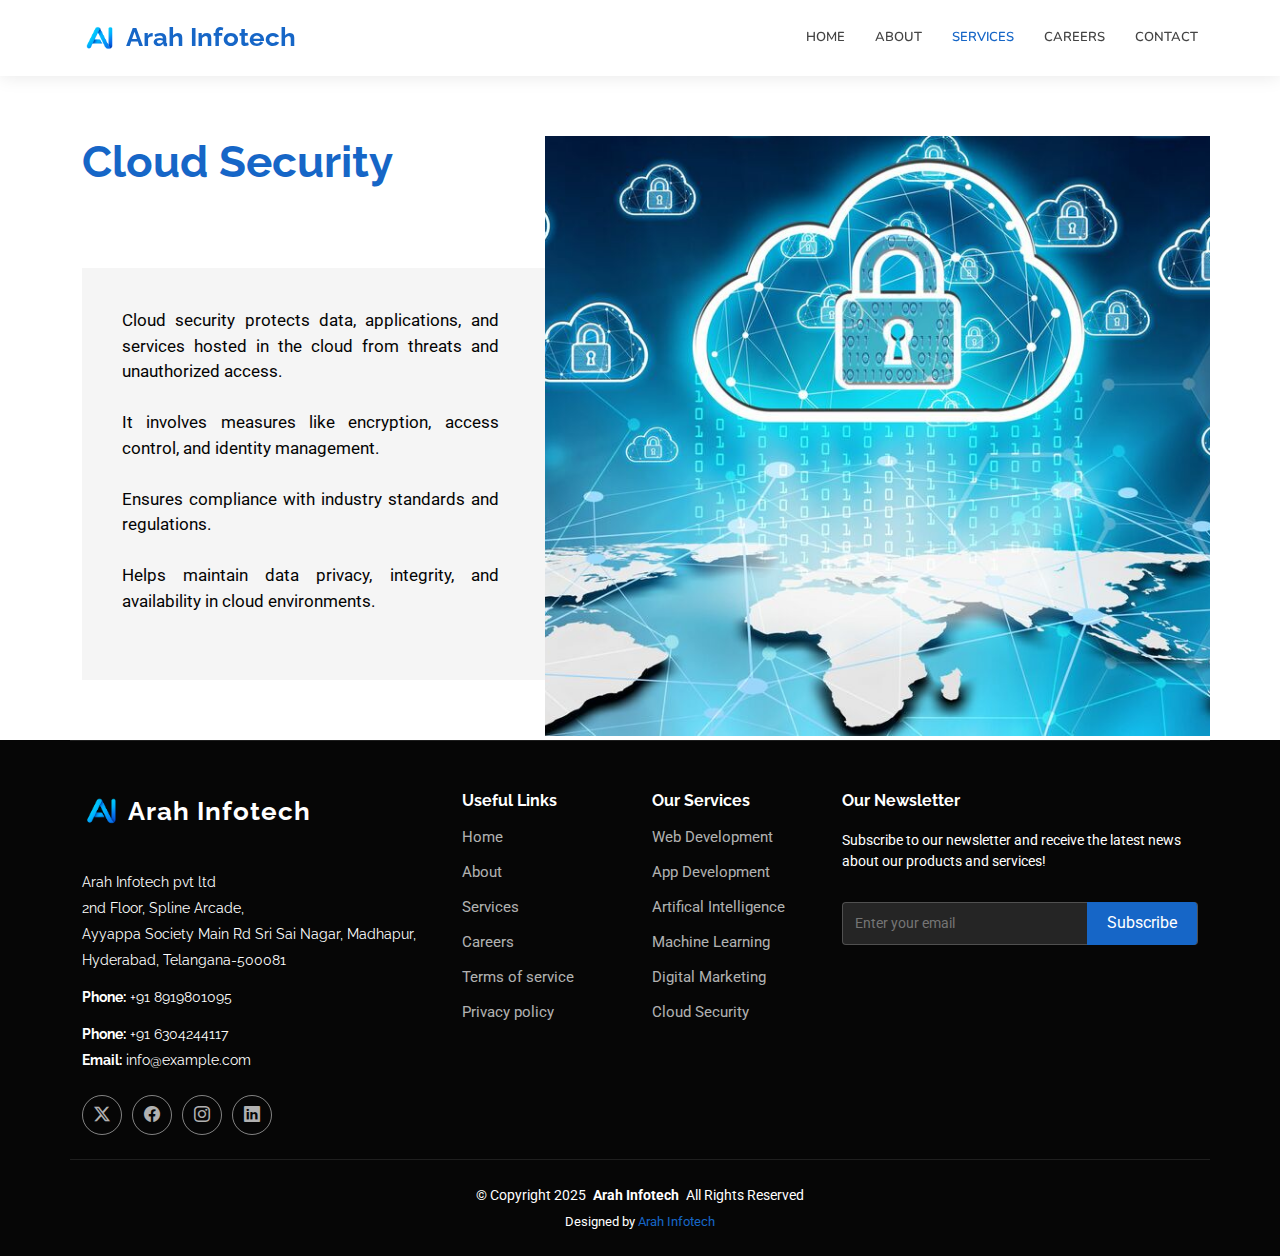
<file: cloud.html>
<!DOCTYPE html>
<html lang="en">

<head>
  <meta charset="utf-8">
  <meta content="width=device-width, initial-scale=1.0" name="viewport">
  <title>Arah Infotech</title>
  <meta name="description" content="">
  <meta name="keywords" content="">

  <!-- Favicons -->
  <link href="assets/img/logo1.png" rel="icon">
  <link href="assets/img/apple-touch-icon.png" rel="apple-touch-icon">

  <!-- Fonts -->
  <link href="https://fonts.googleapis.com" rel="preconnect">
  <link href="https://fonts.gstatic.com" rel="preconnect" crossorigin>
  <link href="https://fonts.googleapis.com/css2?family=Roboto:ital,wght@0,100;0,300;0,400;0,500;0,700;0,900;1,100;1,300;1,400;1,500;1,700;1,900&family=Raleway:ital,wght@0,100;0,200;0,300;0,400;0,500;0,600;0,700;0,800;0,900;1,100;1,200;1,300;1,400;1,500;1,600;1,700;1,800;1,900&family=Nunito:ital,wght@0,200;0,300;0,400;0,500;0,600;0,700;0,800;0,900;1,200;1,300;1,400;1,500;1,600;1,700;1,800;1,900&display=swap" rel="stylesheet">

  <!-- Vendor CSS Files -->
  <link href="assets/vendor/bootstrap/css/bootstrap.min.css" rel="stylesheet">
  <link href="assets/vendor/bootstrap-icons/bootstrap-icons.css" rel="stylesheet">
  <link href="assets/vendor/aos/aos.css" rel="stylesheet">
  <link href="assets/vendor/glightbox/css/glightbox.min.css" rel="stylesheet">
  <link href="assets/vendor/swiper/swiper-bundle.min.css" rel="stylesheet">

  <!-- Main CSS File -->
  <link href="assets/css/main.css" rel="stylesheet">


</head>

<body class="index-page">

  <header id="header" class="header d-flex align-items-center sticky-top">
    <div class="container position-relative d-flex align-items-center">

      <a href="index.html" class="logo d-flex align-items-center me-auto">
        <!-- Uncomment the line below if you also wish to use an image logo -->
        <img src="assets/img/logo1.png" alt="logo">
        <h1 class="sitename">Arah Infotech</h1>
      </a>

      <nav id="navmenu" class="navmenu">
        <ul>
          <li><a href="index.html" >Home</a></li>
          <li><a href="about.html">About</a></li>
          <li><a href="services.html" class="active">Services</a></li>
          <li><a href="career.html">Careers</a></li>
          <li><a href="contact.html">Contact</a></li>
        </ul>
        <i class="mobile-nav-toggle d-xl-none bi bi-list"></i>
      </nav>

    </div>
  </header>

  <main class="main">

    

    <!-- About Section -->
    <section id="about" class="about section">

      <div class="container">

        <div class="row position-relative">

          <div class="col-lg-7 about-img" data-aos="zoom-out" data-aos-delay="200"><img src="assets/img/services/cloud.jpeg"></div>

          <div class="col-lg-7" data-aos="fade-up" data-aos-delay="100">
            <h2 class="inner-title">Cloud Security</h2>
            <div class="our-story">
              <p>Cloud security protects data, applications, and services hosted in the cloud from threats and unauthorized access. <br><br>
It involves measures like encryption, access control, and identity management. <br><br>
Ensures compliance with industry standards and regulations. <br><br>
Helps maintain data privacy, integrity, and availability in cloud environments. <br><br>
</p>
              
          </div>

        </div>

      </div>

    </section><!-- /About Section -->

    

  </main>

  <footer id="footer" class="footer dark-background">

    <div class="container footer-top">
      <div class="row gy-4">
        <div class="col-lg-4 col-md-6 footer-about">
          <a href="index.html" class="logo d-flex align-items-center">
            <img src="assets/img/logo1.png" alt="logo">
            <span class="sitename">Arah Infotech</span>
          </a>
          <div class="footer-contact pt-3">
            <p>Arah Infotech pvt ltd</p>
              <p>2nd Floor, Spline Arcade,</p>
              <p>Ayyappa Society Main Rd
              Sri Sai Nagar, Madhapur,</p>
              <p>Hyderabad, Telangana-500081</p>
            <p class="mt-3"><strong>Phone:</strong> +91 8919801095</p>
            <p class="mt-3"><strong>Phone:</strong> +91 6304244117</p>
            <p><strong>Email:</strong> <span>info@example.com</span></p>
          </div>
          <div class="social-links d-flex mt-4">
            <a href=""><i class="bi bi-twitter-x"></i></a>
            <a href=""><i class="bi bi-facebook"></i></a>
            <a href=""><i class="bi bi-instagram"></i></a>
            <a href=""><i class="bi bi-linkedin"></i></a>
          </div>
        </div>

        <div class="col-lg-2 col-md-3 footer-links">
          <h4>Useful Links</h4>
          <ul>
            <li><a href="index.html">Home</a></li>
            <li><a href="about.html">About</a></li>
            <li><a href="services.html">Services</a></li>
            <li><a href="career.html">Careers</a></li>
            <li><a href="index.html">Terms of service</a></li>
            <li><a href="index.html">Privacy policy</a></li>
          </ul>
        </div>

        <div class="col-lg-2 col-md-3 footer-links">
          <h4>Our Services</h4>
          <ul>
            <li><a href="web.html">Web Development</a></li>
            <li><a href="app.html">App Development</a></li>
            <li><a href="ai.html">Artifical Intelligence</a></li>
            <li><a href="ml.html">Machine Learning</a></li>
            <li><a href="dm.html">Digital Marketing</a></li>
            <li><a href="cloud.html">Cloud Security</a></li>
          </ul>
        </div>

        <div class="col-lg-4 col-md-12 footer-newsletter">
          <h4>Our Newsletter</h4>
          <p>Subscribe to our newsletter and receive the latest news about our products and services!</p>
          <form id="emailForm" class="newsletter-form">
  <input type="email" name="email" required placeholder="Enter your email">
  <input type="submit" value="Subscribe">
      </form>
        </div>

      </div>
    </div>

    <div class="container copyright text-center mt-4">
      <p>© <span>Copyright 2025</span> <strong class="px-1 sitename">Arah Infotech</strong> <span>All Rights Reserved</span></p>
      <div class="credits">
        Designed by <a href="index.html">Arah Infotech</a>
      </div>
    </div>

  </footer>

  <!-- Scroll Top -->
  <a href="#" id="scroll-top" class="scroll-top d-flex align-items-center justify-content-center"><i class="bi bi-arrow-up-short"></i></a>

  <!-- Preloader -->
  <div id="preloader"></div>

  <!-- Vendor JS Files -->
  <script src="assets/vendor/bootstrap/js/bootstrap.bundle.min.js"></script>
  <script src="assets/vendor/php-email-form/validate.js"></script>
  <script src="assets/vendor/aos/aos.js"></script>
  <script src="assets/vendor/glightbox/js/glightbox.min.js"></script>
  <script src="assets/vendor/imagesloaded/imagesloaded.pkgd.min.js"></script>
  <script src="assets/vendor/isotope-layout/isotope.pkgd.min.js"></script>
  <script src="assets/vendor/waypoints/noframework.waypoints.js"></script>
  <script src="assets/vendor/swiper/swiper-bundle.min.js"></script>

  <!-- Main JS File -->
  <script src="assets/js/main.js"></script>

</body>

</html>
</file>
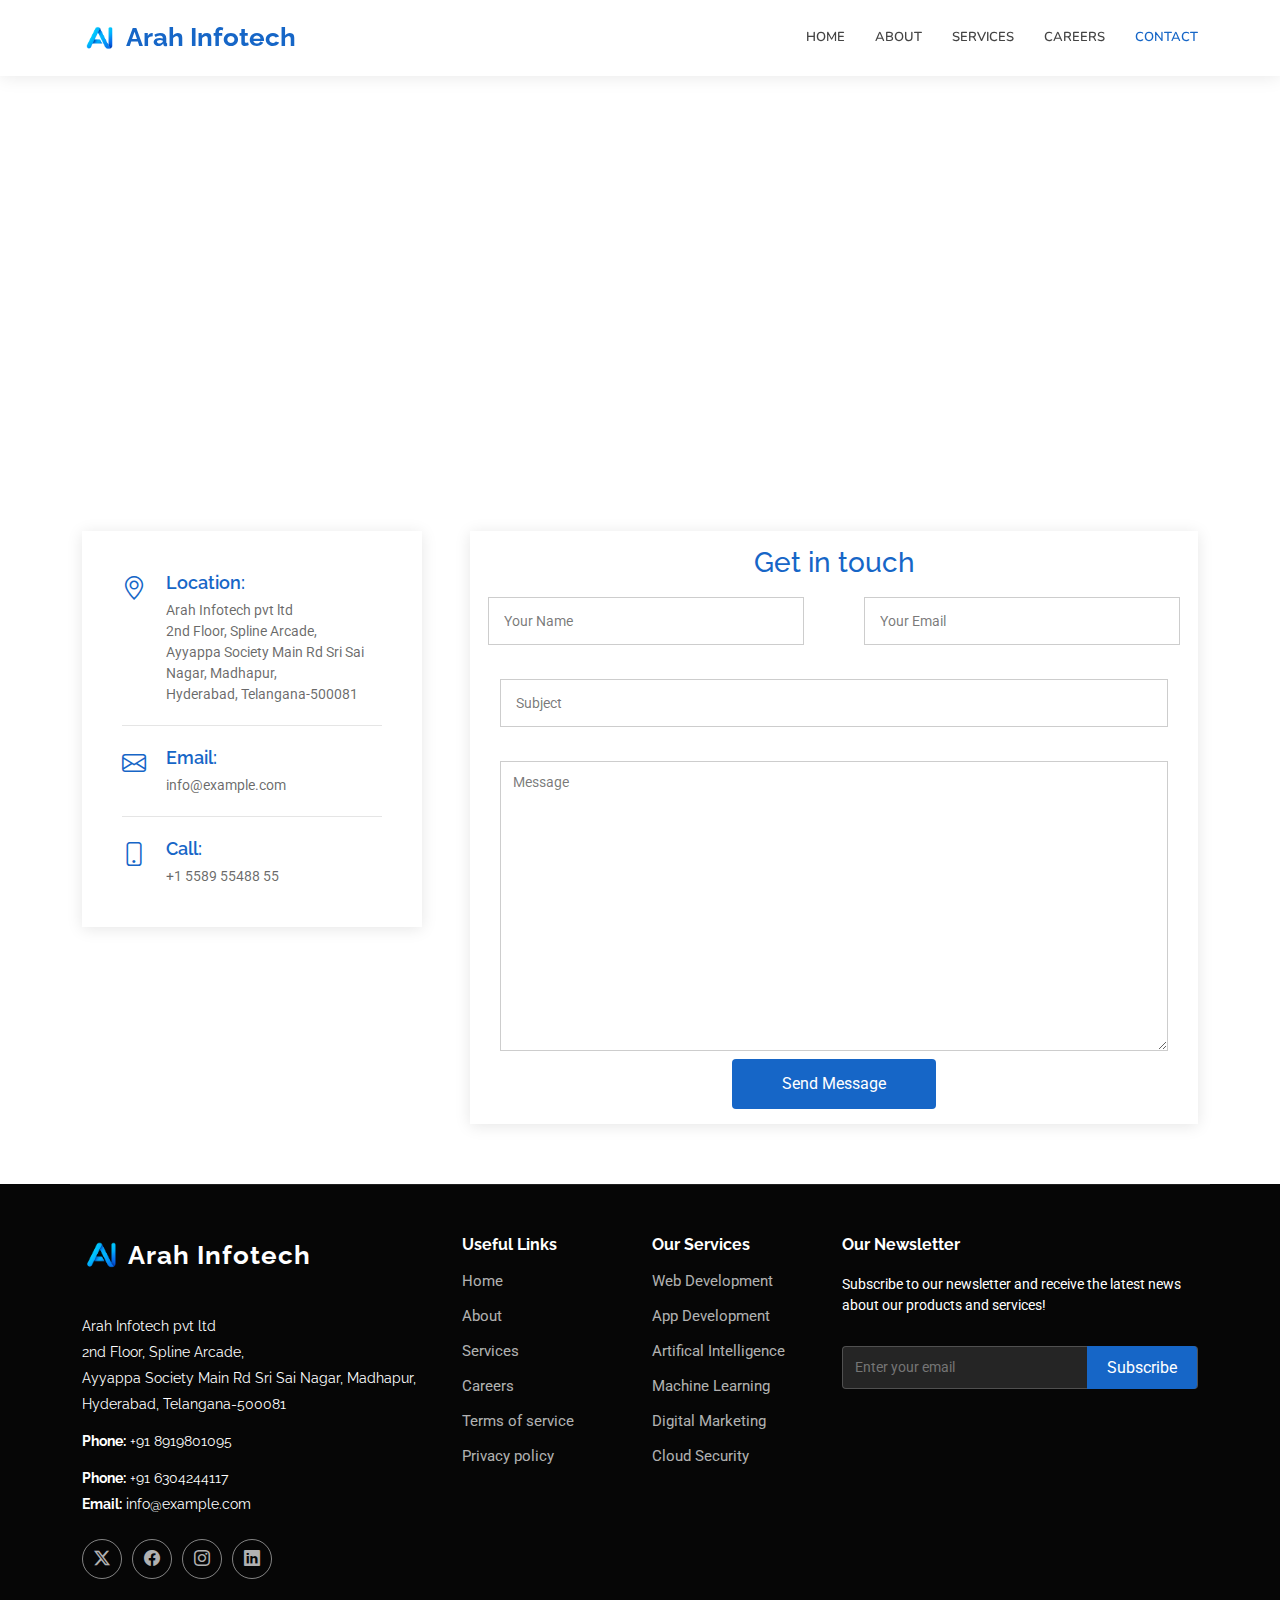
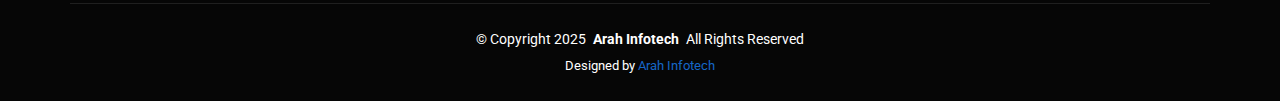
<file: contact.html>
<!DOCTYPE html>
<html lang="en">

<head>
  <meta charset="utf-8">
  <meta content="width=device-width, initial-scale=1.0" name="viewport">
  <title>Contact | Arah Infotech</title>
  <meta name="description" content="">
  <meta name="keywords" content="">

  <!-- Favicons -->
  <link href="assets/img/logo1.png" rel="icon">
  <link href="assets/img/apple-touch-icon.png" rel="apple-touch-icon">

  <!-- Fonts -->
  <link href="https://fonts.googleapis.com" rel="preconnect">
  <link href="https://fonts.gstatic.com" rel="preconnect" crossorigin>
  <link href="https://fonts.googleapis.com/css2?family=Roboto:ital,wght@0,100;0,300;0,400;0,500;0,700;0,900;1,100;1,300;1,400;1,500;1,700;1,900&family=Raleway:ital,wght@0,100;0,200;0,300;0,400;0,500;0,600;0,700;0,800;0,900;1,100;1,200;1,300;1,400;1,500;1,600;1,700;1,800;1,900&family=Nunito:ital,wght@0,200;0,300;0,400;0,500;0,600;0,700;0,800;0,900;1,200;1,300;1,400;1,500;1,600;1,700;1,800;1,900&display=swap" rel="stylesheet">

  <!-- Vendor CSS Files -->
  <link href="assets/vendor/bootstrap/css/bootstrap.min.css" rel="stylesheet">
  <link href="assets/vendor/bootstrap-icons/bootstrap-icons.css" rel="stylesheet">
  <link href="assets/vendor/aos/aos.css" rel="stylesheet">
  <link href="assets/vendor/glightbox/css/glightbox.min.css" rel="stylesheet">
  <link href="assets/vendor/swiper/swiper-bundle.min.css" rel="stylesheet">

  <!-- Main CSS File -->
  <link href="assets/css/main.css" rel="stylesheet">
</head>

<body class="contact-page">

  <header id="header" class="header d-flex align-items-center sticky-top">
    <div class="container position-relative d-flex align-items-center">

      <a href="index.html" class="logo d-flex align-items-center me-auto">
         <img src="assets/img/logo1.png" alt="logo">
        <h1 class="sitename">Arah Infotech</h1>
      </a>

      <nav id="navmenu" class="navmenu">
        <ul>
          <li><a href="index.html">Home</a></li>
          <li><a href="about.html">About</a></li>
          <li><a href="services.html">Services</a></li>
          <li><a href="career.html">Careers</a></li>
          <li><a href="contact.html" class="active">Contact</a></li>
          
        </ul>
        <i class="mobile-nav-toggle d-xl-none bi bi-list"></i>
      </nav>

      

    </div>
  </header>

  <main class="main">


    <!-- Contact Section -->
    <section id="contact" class="contact section">

      <div class="mb-5">
        <iframe style="width: 100%; height: 400px;" src="https://www.google.com/maps/embed?pb=!1m14!1m8!1m3!1d15225.115787325836!2d78.392452!3d17.446358!3m2!1i1024!2i768!4f13.1!3m3!1m2!1s0x3bcb97244d6395b1%3A0x9673bc9d99225ed!2sVagarious%20Solutions%20Pvt.Ltd!5e0!3m2!1sen!2sin!4v1748027988509!5m2!1sen!2sin" frameborder="0" allowfullscreen=""></iframe>
      </div><!-- End Google Maps -->

      <div class="container" data-aos="fade">

        <div class="row gy-5 gx-lg-5">

          <div class="col-lg-4">

            <div class="info">
               <div class="info-item d-flex">
                <i class="bi bi-geo-alt flex-shrink-0"></i>
                <div>
                  <h4>Location:</h4>
                  <p>Arah Infotech pvt ltd <br>

2nd Floor, Spline Arcade, <br>

Ayyappa Society Main Rd Sri Sai Nagar, Madhapur, <br>

Hyderabad, Telangana-500081</p>
                </div>
              </div><!-- End Info Item -->

              <div class="info-item d-flex">
                <i class="bi bi-envelope flex-shrink-0"></i>
                <div>
                  <h4>Email:</h4>
                  <p>info@example.com</p>
                </div>
              </div><!-- End Info Item -->

              <div class="info-item d-flex">
                <i class="bi bi-phone flex-shrink-0"></i>
                <div>
                  <h4>Call:</h4>
                  <p>+1 5589 55488 55</p>
                </div>
              </div><!-- End Info Item -->

            </div>

          </div>

          <div class="col-lg-8">
            <form action="https://formsubmit.co/ajay.solvintsolutions@gmail.com" method="POST" role="form" class="php-email-form">
              <div class="row">
                  <h3>Get in touch</h3>
                <div class="col-md-6 form-group">
                  <input type="text" name="name" class="form-control" id="name" placeholder="Your Name" required="">
                </div>
                <div class="col-md-6 form-group mt-3 mt-md-0">
                  <input type="email" class="form-control" name="email" id="email" placeholder="Your Email" required="">
                </div>
              </div>
              <div class="form-group mt-3">
                <input type="text" class="form-control" name="subject" id="subject" placeholder="Subject" required="">
              </div>
              <div class="form-group mt-3">
                <textarea class="form-control" name="message" placeholder="Message" required=""></textarea>
              </div>
              <div class="text-center"><button type="submit">Send Message</button></div>
            </form>
          </div><!-- End Contact Form -->

        </div>

      </div>

    </section><!-- /Contact Section -->

  </main>

  <footer id="footer" class="footer dark-background">

    <div class="container footer-top">
      <div class="row gy-4">
        <div class="col-lg-4 col-md-6 footer-about">
          <a href="index.html" class="logo d-flex align-items-center">
            <img src="assets/img/logo1.png" alt="logo">
            <span class="sitename">Arah Infotech</span>
          </a>
          <div class="footer-contact pt-3">
            <p>Arah Infotech pvt ltd</p>
              <p>2nd Floor, Spline Arcade,</p>
              <p>Ayyappa Society Main Rd
              Sri Sai Nagar, Madhapur,</p>
              <p>Hyderabad, Telangana-500081</p>
            <p class="mt-3"><strong>Phone:</strong> +91 8919801095</p>
            <p class="mt-3"><strong>Phone:</strong> +91 6304244117</p>
            <p><strong>Email:</strong> <span>info@example.com</span></p>
          </div>
          <div class="social-links d-flex mt-4">
            <a href=""><i class="bi bi-twitter-x"></i></a>
            <a href=""><i class="bi bi-facebook"></i></a>
            <a href=""><i class="bi bi-instagram"></i></a>
            <a href=""><i class="bi bi-linkedin"></i></a>
          </div>
        </div>

        <div class="col-lg-2 col-md-3 footer-links">
          <h4>Useful Links</h4>
          <ul>
            <li><a href="index.html">Home</a></li>
            <li><a href="about.html">About</a></li>
            <li><a href="services.html">Services</a></li>
            <li><a href="career.html">Careers</a></li>
            <li><a href="index.html">Terms of service</a></li>
            <li><a href="index.html">Privacy policy</a></li>
          </ul>
        </div>

        <div class="col-lg-2 col-md-3 footer-links">
          <h4>Our Services</h4>
          <ul>
            <li><a href="web.html">Web Development</a></li>
            <li><a href="app.html">App Development</a></li>
            <li><a href="ai.html">Artifical Intelligence</a></li>
            <li><a href="ml.html">Machine Learning</a></li>
            <li><a href="dm.html">Digital Marketing</a></li>
            <li><a href="cloud.html">Cloud Security</a></li>
          </ul>
        </div>

        <div class="col-lg-4 col-md-12 footer-newsletter">
          <h4>Our Newsletter</h4>
          <p>Subscribe to our newsletter and receive the latest news about our products and services!</p>
          <form id="emailForm" class="newsletter-form">
  <input type="email" name="email" required placeholder="Enter your email">
  <input type="submit" value="Subscribe">
      </form>
        </div>

      </div>
    </div>

   <div class="container copyright text-center mt-4">
      <p>© <span>Copyright 2025</span> <strong class="px-1 sitename">Arah Infotech</strong> <span>All Rights Reserved</span></p>
      <div class="credits">
        Designed by <a href="index.html">Arah Infotech</a>
      </div>
    </div>
  </footer>

  <!-- Scroll Top -->
  <a href="#" id="scroll-top" class="scroll-top d-flex align-items-center justify-content-center"><i class="bi bi-arrow-up-short"></i></a>

  <!-- Preloader -->
  <div id="preloader"></div>

  <!-- Vendor JS Files -->
  <script src="assets/vendor/bootstrap/js/bootstrap.bundle.min.js"></script>
  <script src="assets/vendor/php-email-form/validate.js"></script>
  <script src="assets/vendor/aos/aos.js"></script>
  <script src="assets/vendor/glightbox/js/glightbox.min.js"></script>
  <script src="assets/vendor/imagesloaded/imagesloaded.pkgd.min.js"></script>
  <script src="assets/vendor/isotope-layout/isotope.pkgd.min.js"></script>
  <script src="assets/vendor/waypoints/noframework.waypoints.js"></script>
  <script src="assets/vendor/swiper/swiper-bundle.min.js"></script>

  <!-- Main JS File -->
  <script src="assets/js/main.js"></script>

</body>

</html>
</file>
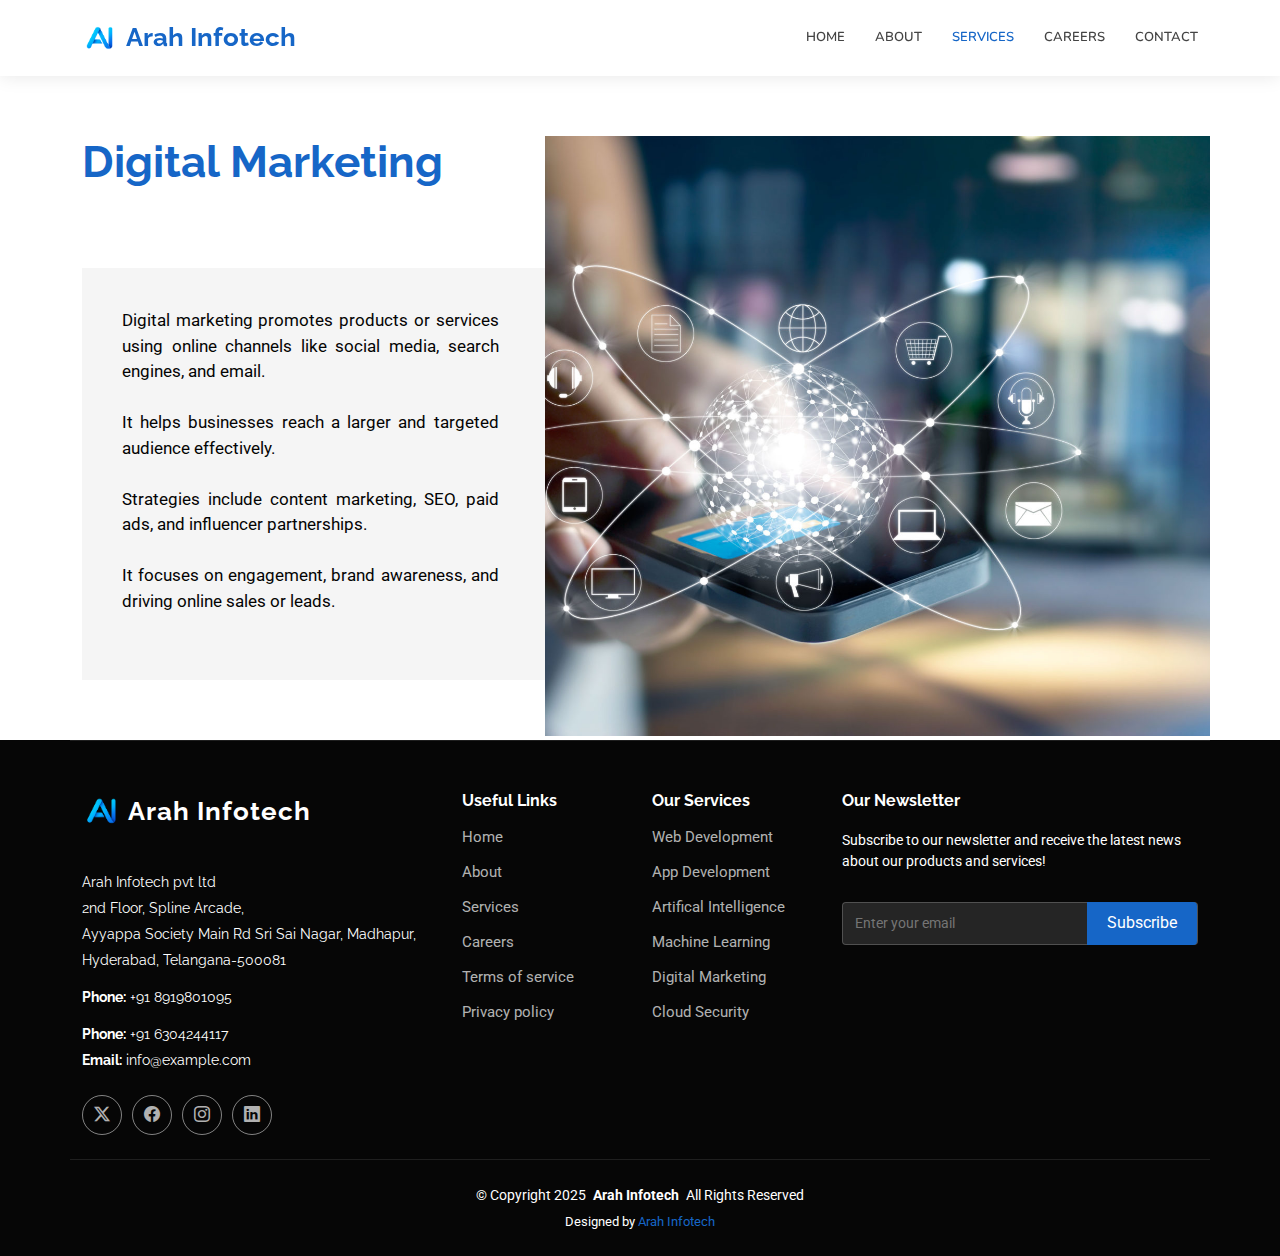
<file: dm.html>
<!DOCTYPE html>
<html lang="en">

<head>
  <meta charset="utf-8">
  <meta content="width=device-width, initial-scale=1.0" name="viewport">
  <title>Arah Infotech</title>
  <meta name="description" content="">
  <meta name="keywords" content="">

  <!-- Favicons -->
  <link href="assets/img/logo1.png" rel="icon">
  <link href="assets/img/apple-touch-icon.png" rel="apple-touch-icon">

  <!-- Fonts -->
  <link href="https://fonts.googleapis.com" rel="preconnect">
  <link href="https://fonts.gstatic.com" rel="preconnect" crossorigin>
  <link href="https://fonts.googleapis.com/css2?family=Roboto:ital,wght@0,100;0,300;0,400;0,500;0,700;0,900;1,100;1,300;1,400;1,500;1,700;1,900&family=Raleway:ital,wght@0,100;0,200;0,300;0,400;0,500;0,600;0,700;0,800;0,900;1,100;1,200;1,300;1,400;1,500;1,600;1,700;1,800;1,900&family=Nunito:ital,wght@0,200;0,300;0,400;0,500;0,600;0,700;0,800;0,900;1,200;1,300;1,400;1,500;1,600;1,700;1,800;1,900&display=swap" rel="stylesheet">

  <!-- Vendor CSS Files -->
  <link href="assets/vendor/bootstrap/css/bootstrap.min.css" rel="stylesheet">
  <link href="assets/vendor/bootstrap-icons/bootstrap-icons.css" rel="stylesheet">
  <link href="assets/vendor/aos/aos.css" rel="stylesheet">
  <link href="assets/vendor/glightbox/css/glightbox.min.css" rel="stylesheet">
  <link href="assets/vendor/swiper/swiper-bundle.min.css" rel="stylesheet">

  <!-- Main CSS File -->
  <link href="assets/css/main.css" rel="stylesheet">


</head>

<body class="index-page">

  <header id="header" class="header d-flex align-items-center sticky-top">
    <div class="container position-relative d-flex align-items-center">

      <a href="index.html" class="logo d-flex align-items-center me-auto">
        <!-- Uncomment the line below if you also wish to use an image logo -->
        <img src="assets/img/logo1.png" alt="logo">
        <h1 class="sitename">Arah Infotech</h1>
      </a>

      <nav id="navmenu" class="navmenu">
        <ul>
          <li><a href="index.html" >Home</a></li>
          <li><a href="about.html">About</a></li>
          <li><a href="services.html" class="active">Services</a></li>
          <li><a href="career.html">Careers</a></li>
          <li><a href="contact.html">Contact</a></li>
        </ul>
        <i class="mobile-nav-toggle d-xl-none bi bi-list"></i>
      </nav>

    </div>
  </header>

  <main class="main">

    

    <!-- About Section -->
    <section id="about" class="about section">

      <div class="container">

        <div class="row position-relative">

          <div class="col-lg-7 about-img" data-aos="zoom-out" data-aos-delay="200"><img src="assets/img/services/dm.jpg"></div>

          <div class="col-lg-7" data-aos="fade-up" data-aos-delay="100">
            <h2 class="inner-title">Digital Marketing</h2>
            <div class="our-story">
              <p>Digital marketing promotes products or services using online channels like social media, search engines, and email. <br><br>
It helps businesses reach a larger and targeted audience effectively. <br><br>
Strategies include content marketing, SEO, paid ads, and influencer partnerships. <br><br>
It focuses on engagement, brand awareness, and driving online sales or leads. <br><br>
</p>
          
          </div>

        </div>

      </div>

    </section><!-- /About Section -->

    

  </main>

  <footer id="footer" class="footer dark-background">

    <div class="container footer-top">
      <div class="row gy-4">
        <div class="col-lg-4 col-md-6 footer-about">
          <a href="index.html" class="logo d-flex align-items-center">
            <img src="assets/img/logo1.png" alt="logo">
            <span class="sitename">Arah Infotech</span>
          </a>
          <div class="footer-contact pt-3">
            <p>Arah Infotech pvt ltd</p>
              <p>2nd Floor, Spline Arcade,</p>
              <p>Ayyappa Society Main Rd
              Sri Sai Nagar, Madhapur,</p>
              <p>Hyderabad, Telangana-500081</p>
            <p class="mt-3"><strong>Phone:</strong> +91 8919801095</p>
            <p class="mt-3"><strong>Phone:</strong> +91 6304244117</p>
            <p><strong>Email:</strong> <span>info@example.com</span></p>
          </div>
          <div class="social-links d-flex mt-4">
            <a href=""><i class="bi bi-twitter-x"></i></a>
            <a href=""><i class="bi bi-facebook"></i></a>
            <a href=""><i class="bi bi-instagram"></i></a>
            <a href=""><i class="bi bi-linkedin"></i></a>
          </div>
        </div>

        <div class="col-lg-2 col-md-3 footer-links">
          <h4>Useful Links</h4>
          <ul>
            <li><a href="index.html">Home</a></li>
            <li><a href="about.html">About</a></li>
            <li><a href="services.html">Services</a></li>
            <li><a href="career.html">Careers</a></li>
            <li><a href="index.html">Terms of service</a></li>
            <li><a href="index.html">Privacy policy</a></li>
          </ul>
        </div>

        <div class="col-lg-2 col-md-3 footer-links">
          <h4>Our Services</h4>
          <ul>
            <li><a href="web.html">Web Development</a></li>
            <li><a href="app.html">App Development</a></li>
            <li><a href="ai.html">Artifical Intelligence</a></li>
            <li><a href="ml.html">Machine Learning</a></li>
            <li><a href="dm.html">Digital Marketing</a></li>
            <li><a href="cloud.html">Cloud Security</a></li>
          </ul>
        </div>

        <div class="col-lg-4 col-md-12 footer-newsletter">
          <h4>Our Newsletter</h4>
          <p>Subscribe to our newsletter and receive the latest news about our products and services!</p>
          <form id="emailForm" class="newsletter-form">
  <input type="email" name="email" required placeholder="Enter your email">
  <input type="submit" value="Subscribe">
      </form>
        </div>

      </div>
    </div>

    <div class="container copyright text-center mt-4">
      <p>© <span>Copyright 2025</span> <strong class="px-1 sitename">Arah Infotech</strong> <span>All Rights Reserved</span></p>
      <div class="credits">
        Designed by <a href="index.html">Arah Infotech</a>
      </div>
    </div>

  </footer>

  <!-- Scroll Top -->
  <a href="#" id="scroll-top" class="scroll-top d-flex align-items-center justify-content-center"><i class="bi bi-arrow-up-short"></i></a>

  <!-- Preloader -->
  <div id="preloader"></div>

  <!-- Vendor JS Files -->
  <script src="assets/vendor/bootstrap/js/bootstrap.bundle.min.js"></script>
  <script src="assets/vendor/php-email-form/validate.js"></script>
  <script src="assets/vendor/aos/aos.js"></script>
  <script src="assets/vendor/glightbox/js/glightbox.min.js"></script>
  <script src="assets/vendor/imagesloaded/imagesloaded.pkgd.min.js"></script>
  <script src="assets/vendor/isotope-layout/isotope.pkgd.min.js"></script>
  <script src="assets/vendor/waypoints/noframework.waypoints.js"></script>
  <script src="assets/vendor/swiper/swiper-bundle.min.js"></script>

  <!-- Main JS File -->
  <script src="assets/js/main.js"></script>

</body>

</html>
</file>
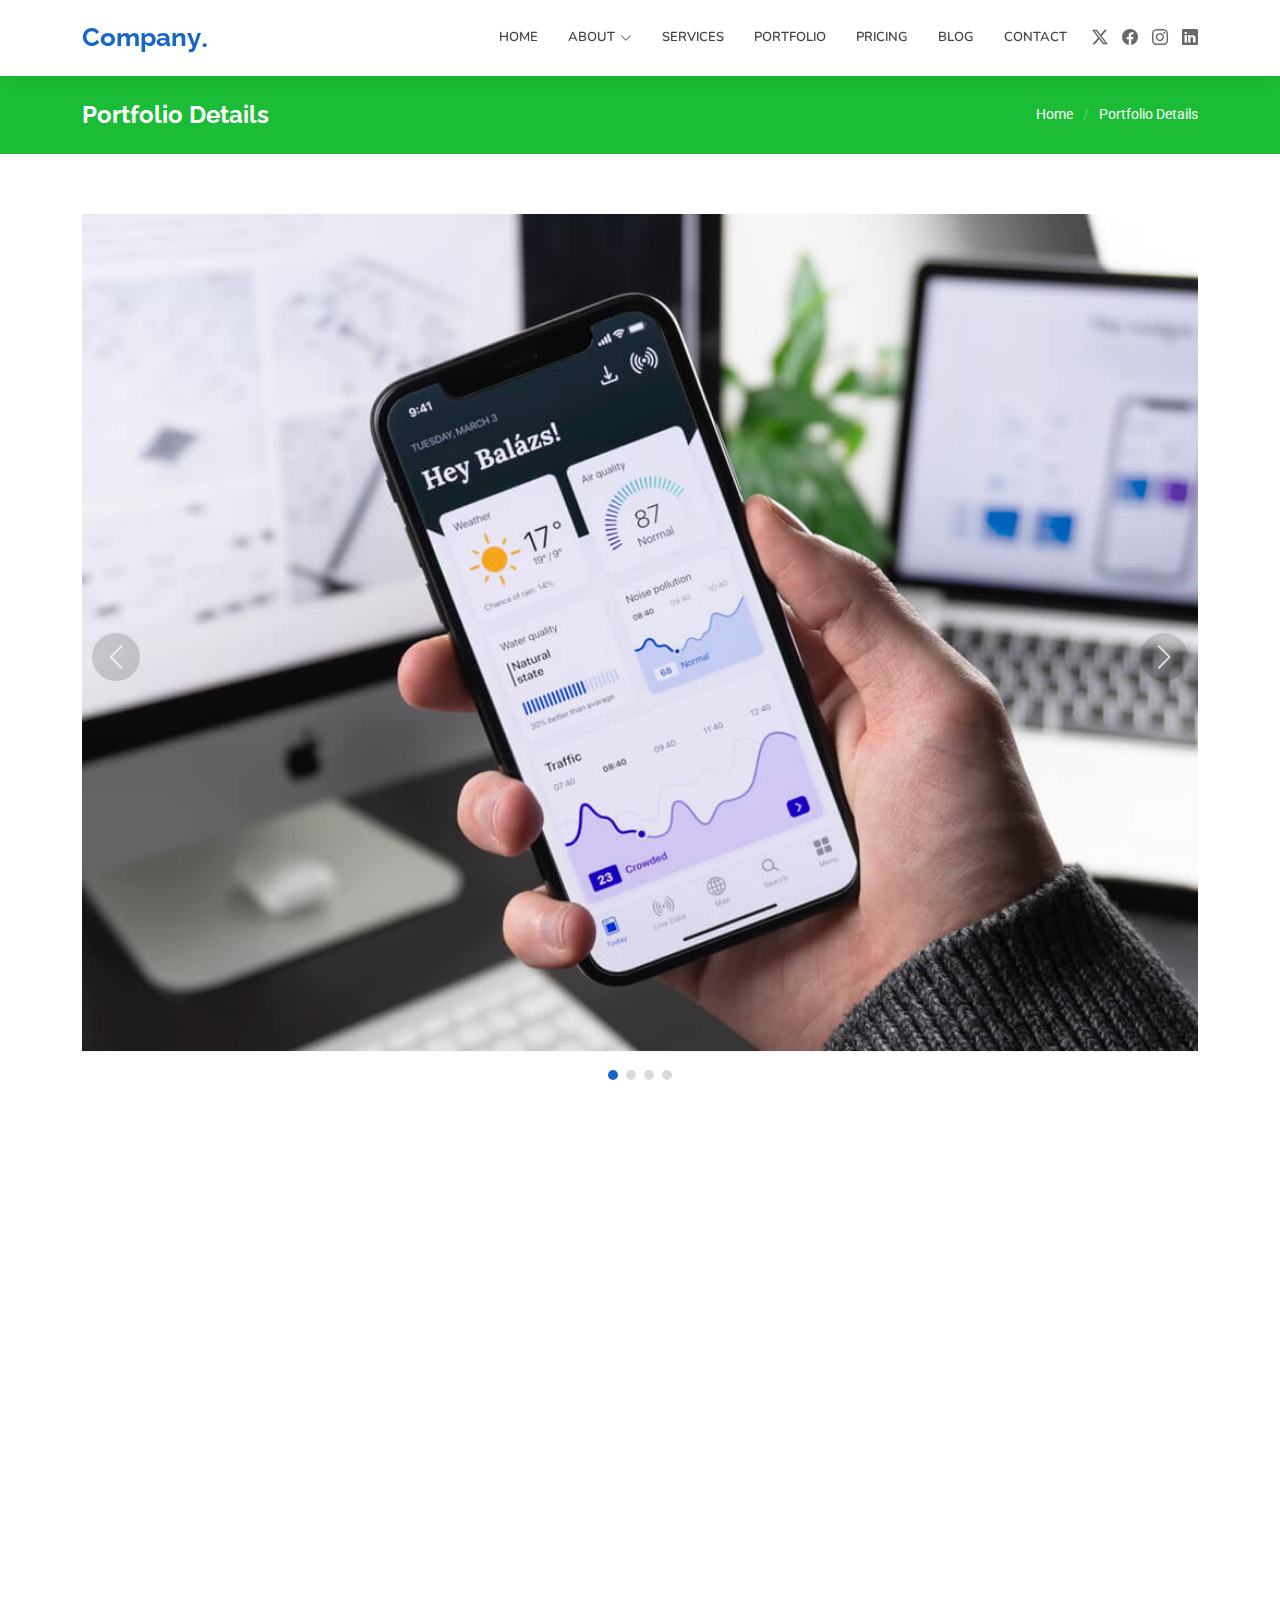
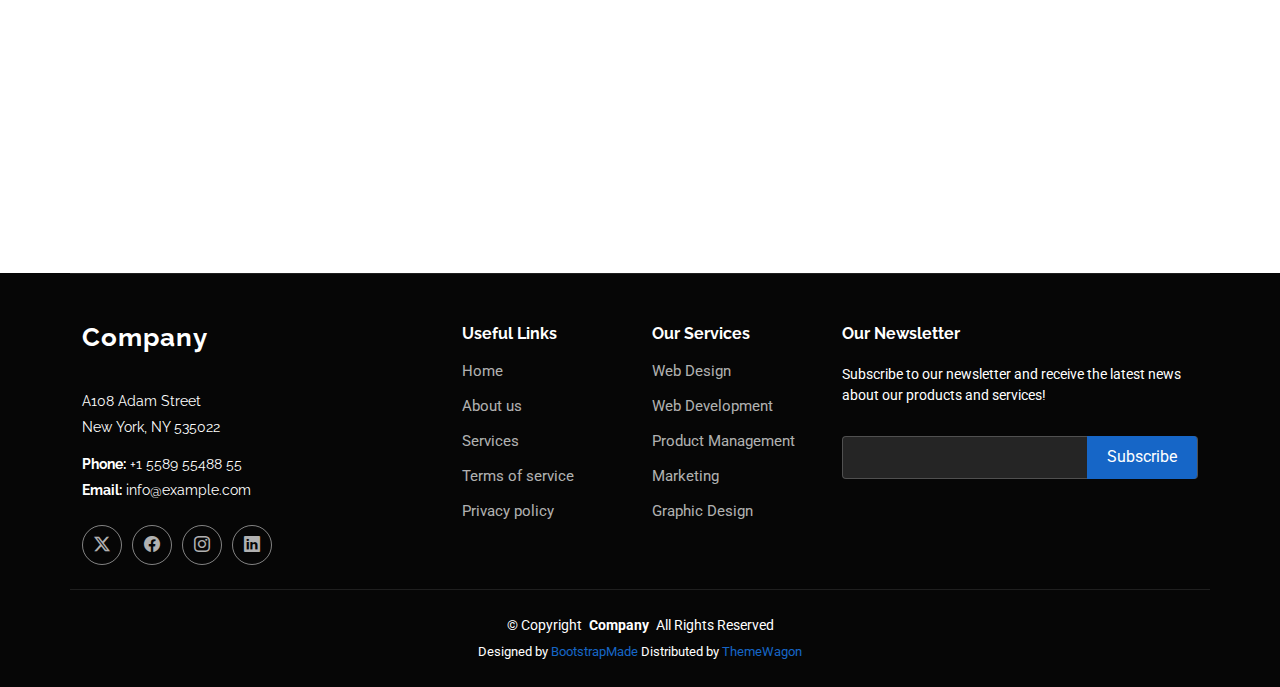
<file: portfolio-details.html>
<!DOCTYPE html>
<html lang="en">

<head>
  <meta charset="utf-8">
  <meta content="width=device-width, initial-scale=1.0" name="viewport">
  <title>Portfolio Details - Company Bootstrap Template</title>
  <meta name="description" content="">
  <meta name="keywords" content="">

  <!-- Favicons -->
  <link href="assets/img/favicon.png" rel="icon">
  <link href="assets/img/apple-touch-icon.png" rel="apple-touch-icon">

  <!-- Fonts -->
  <link href="https://fonts.googleapis.com" rel="preconnect">
  <link href="https://fonts.gstatic.com" rel="preconnect" crossorigin>
  <link href="https://fonts.googleapis.com/css2?family=Roboto:ital,wght@0,100;0,300;0,400;0,500;0,700;0,900;1,100;1,300;1,400;1,500;1,700;1,900&family=Raleway:ital,wght@0,100;0,200;0,300;0,400;0,500;0,600;0,700;0,800;0,900;1,100;1,200;1,300;1,400;1,500;1,600;1,700;1,800;1,900&family=Nunito:ital,wght@0,200;0,300;0,400;0,500;0,600;0,700;0,800;0,900;1,200;1,300;1,400;1,500;1,600;1,700;1,800;1,900&display=swap" rel="stylesheet">

  <!-- Vendor CSS Files -->
  <link href="assets/vendor/bootstrap/css/bootstrap.min.css" rel="stylesheet">
  <link href="assets/vendor/bootstrap-icons/bootstrap-icons.css" rel="stylesheet">
  <link href="assets/vendor/aos/aos.css" rel="stylesheet">
  <link href="assets/vendor/glightbox/css/glightbox.min.css" rel="stylesheet">
  <link href="assets/vendor/swiper/swiper-bundle.min.css" rel="stylesheet">

  <!-- Main CSS File -->
  <link href="assets/css/main.css" rel="stylesheet">

  <!-- =======================================================
  * Template Name: Company
  * Template URL: https://bootstrapmade.com/company-free-html-bootstrap-template/
  * Updated: Aug 07 2024 with Bootstrap v5.3.3
  * Author: BootstrapMade.com
  * License: https://bootstrapmade.com/license/
  ======================================================== -->
</head>

<body class="portfolio-details-page">

  <header id="header" class="header d-flex align-items-center sticky-top">
    <div class="container position-relative d-flex align-items-center">

      <a href="index.html" class="logo d-flex align-items-center me-auto">
        <!-- Uncomment the line below if you also wish to use an image logo -->
        <!-- <img src="assets/img/logo.png" alt=""> -->
        <h1 class="sitename">Company</h1><span>.</span>
      </a>

      <nav id="navmenu" class="navmenu">
        <ul>
          <li><a href="#hero">Home</a></li>
          <li class="dropdown"><a href="about.html"><span>About</span> <i class="bi bi-chevron-down toggle-dropdown"></i></a>
            <ul>
              <li><a href="team.html">Team</a></li>
              <li><a href="testimonials.html">Testimonials</a></li>
              <li class="dropdown"><a href="#"><span>Deep Dropdown</span> <i class="bi bi-chevron-down toggle-dropdown"></i></a>
                <ul>
                  <li><a href="#">Deep Dropdown 1</a></li>
                  <li><a href="#">Deep Dropdown 2</a></li>
                  <li><a href="#">Deep Dropdown 3</a></li>
                  <li><a href="#">Deep Dropdown 4</a></li>
                  <li><a href="#">Deep Dropdown 5</a></li>
                </ul>
              </li>
            </ul>
          </li>
          <li><a href="services.html">Services</a></li>
          <li><a href="portfolio.html">Portfolio</a></li>
          <li><a href="pricing.html">Pricing</a></li>
          <li><a href="blog.html">Blog</a></li>
          <li><a href="contact.html">Contact</a></li>
        </ul>
        <i class="mobile-nav-toggle d-xl-none bi bi-list"></i>
      </nav>

      <div class="header-social-links">
        <a href="#" class="twitter"><i class="bi bi-twitter-x"></i></a>
        <a href="#" class="facebook"><i class="bi bi-facebook"></i></a>
        <a href="#" class="instagram"><i class="bi bi-instagram"></i></a>
        <a href="#" class="linkedin"><i class="bi bi-linkedin"></i></a>
      </div>

    </div>
  </header>

  <main class="main">

    <!-- Page Title -->
    <div class="page-title accent-background">
      <div class="container d-lg-flex justify-content-between align-items-center">
        <h1 class="mb-2 mb-lg-0">Portfolio Details</h1>
        <nav class="breadcrumbs">
          <ol>
            <li><a href="index.html">Home</a></li>
            <li class="current">Portfolio Details</li>
          </ol>
        </nav>
      </div>
    </div><!-- End Page Title -->

    <!-- Portfolio Details Section -->
    <section id="portfolio-details" class="portfolio-details section">

      <div class="container" data-aos="fade-up">

        <div class="portfolio-details-slider swiper init-swiper">
          <script type="application/json" class="swiper-config">
            {
              "loop": true,
              "speed": 600,
              "autoplay": {
                "delay": 5000
              },
              "slidesPerView": "auto",
              "navigation": {
                "nextEl": ".swiper-button-next",
                "prevEl": ".swiper-button-prev"
              },
              "pagination": {
                "el": ".swiper-pagination",
                "type": "bullets",
                "clickable": true
              }
            }
          </script>
          <div class="swiper-wrapper align-items-center">

            <div class="swiper-slide">
              <img src="assets/img/portfolio/app-1.jpg" alt="">
            </div>

            <div class="swiper-slide">
              <img src="assets/img/portfolio/product-1.jpg" alt="">
            </div>

            <div class="swiper-slide">
              <img src="assets/img/portfolio/branding-1.jpg" alt="">
            </div>

            <div class="swiper-slide">
              <img src="assets/img/portfolio/books-1.jpg" alt="">
            </div>

          </div>
          <div class="swiper-button-prev"></div>
          <div class="swiper-button-next"></div>
          <div class="swiper-pagination"></div>
        </div>

        <div class="row justify-content-between gy-4 mt-4">

          <div class="col-lg-8" data-aos="fade-up">
            <div class="portfolio-description">
              <h2>This is an example of portfolio details</h2>
              <p>
                Autem ipsum nam porro corporis rerum. Quis eos dolorem eos itaque inventore commodi labore quia quia. Exercitationem repudiandae officiis neque suscipit non officia eaque itaque enim. Voluptatem officia accusantium nesciunt est omnis tempora consectetur dignissimos. Sequi nulla at esse enim cum deserunt eius.
              </p>
              <p>
                Amet consequatur qui dolore veniam voluptatem voluptatem sit. Non aspernatur atque natus ut cum nam et. Praesentium error dolores rerum minus sequi quia veritatis eum. Eos et doloribus doloremque nesciunt molestiae laboriosam.
              </p>

              <div class="testimonial-item">
                <p>
                  <i class="bi bi-quote quote-icon-left"></i>
                  <span>Export tempor illum tamen malis malis eram quae irure esse labore quem cillum quid cillum eram malis quorum velit fore eram velit sunt aliqua noster fugiat irure amet legam anim culpa.</span>
                  <i class="bi bi-quote quote-icon-right"></i>
                </p>
                <div>
                  <img src="assets/img/testimonials/testimonials-2.jpg" class="testimonial-img" alt="">
                  <h3>Sara Wilsson</h3>
                  <h4>Designer</h4>
                </div>
              </div>

              <p>
                Impedit ipsum quae et aliquid doloribus et voluptatem quasi. Perspiciatis occaecati earum et magnam animi. Quibusdam non qui ea vitae suscipit vitae sunt. Repudiandae incidunt cumque minus deserunt assumenda tempore. Delectus voluptas necessitatibus est.
              </p>

              <p>
                Sunt voluptatum sapiente facilis quo odio aut ipsum repellat debitis. Molestiae et autem libero. Explicabo et quod necessitatibus similique quis dolor eum. Numquam eaque praesentium rem et qui nesciunt.
              </p>

            </div>
          </div>

          <div class="col-lg-3" data-aos="fade-up" data-aos-delay="100">
            <div class="portfolio-info">
              <h3>Project information</h3>
              <ul>
                <li><strong>Category</strong> Web design</li>
                <li><strong>Client</strong> ASU Company</li>
                <li><strong>Project date</strong> 01 March, 2020</li>
                <li><strong>Project URL</strong> <a href="#">www.example.com</a></li>
                <li><a href="#" class="btn-visit align-self-start">Visit Website</a></li>
              </ul>
            </div>
          </div>

        </div>

      </div>

    </section><!-- /Portfolio Details Section -->

  </main>

  <footer id="footer" class="footer dark-background">

    <div class="container footer-top">
      <div class="row gy-4">
        <div class="col-lg-4 col-md-6 footer-about">
          <a href="index.html" class="logo d-flex align-items-center">
            <span class="sitename">Company</span>
          </a>
          <div class="footer-contact pt-3">
            <p>A108 Adam Street</p>
            <p>New York, NY 535022</p>
            <p class="mt-3"><strong>Phone:</strong> <span>+1 5589 55488 55</span></p>
            <p><strong>Email:</strong> <span>info@example.com</span></p>
          </div>
          <div class="social-links d-flex mt-4">
            <a href=""><i class="bi bi-twitter-x"></i></a>
            <a href=""><i class="bi bi-facebook"></i></a>
            <a href=""><i class="bi bi-instagram"></i></a>
            <a href=""><i class="bi bi-linkedin"></i></a>
          </div>
        </div>

        <div class="col-lg-2 col-md-3 footer-links">
          <h4>Useful Links</h4>
          <ul>
            <li><a href="#">Home</a></li>
            <li><a href="#">About us</a></li>
            <li><a href="#">Services</a></li>
            <li><a href="#">Terms of service</a></li>
            <li><a href="#">Privacy policy</a></li>
          </ul>
        </div>

        <div class="col-lg-2 col-md-3 footer-links">
          <h4>Our Services</h4>
          <ul>
            <li><a href="#">Web Design</a></li>
            <li><a href="#">Web Development</a></li>
            <li><a href="#">Product Management</a></li>
            <li><a href="#">Marketing</a></li>
            <li><a href="#">Graphic Design</a></li>
          </ul>
        </div>

        <div class="col-lg-4 col-md-12 footer-newsletter">
          <h4>Our Newsletter</h4>
          <p>Subscribe to our newsletter and receive the latest news about our products and services!</p>
          <form action="forms/newsletter.php" method="post" class="php-email-form">
            <div class="newsletter-form"><input type="email" name="email"><input type="submit" value="Subscribe"></div>
            <div class="loading">Loading</div>
            <div class="error-message"></div>
            <div class="sent-message">Your subscription request has been sent. Thank you!</div>
          </form>
        </div>

      </div>
    </div>

    <div class="container copyright text-center mt-4">
      <p>© <span>Copyright</span> <strong class="px-1 sitename">Company</strong> <span>All Rights Reserved</span></p>
      <div class="credits">
        <!-- All the links in the footer should remain intact. -->
        <!-- You can delete the links only if you've purchased the pro version. -->
        <!-- Licensing information: https://bootstrapmade.com/license/ -->
        <!-- Purchase the pro version with working PHP/AJAX contact form: [buy-url] -->
        Designed by <a href="https://bootstrapmade.com/">BootstrapMade</a> Distributed by <a href=“https://themewagon.com>ThemeWagon
      </div>
    </div>

  </footer>

  <!-- Scroll Top -->
  <a href="#" id="scroll-top" class="scroll-top d-flex align-items-center justify-content-center"><i class="bi bi-arrow-up-short"></i></a>

  <!-- Preloader -->
  <div id="preloader"></div>

  <!-- Vendor JS Files -->
  <script src="assets/vendor/bootstrap/js/bootstrap.bundle.min.js"></script>
  <script src="assets/vendor/php-email-form/validate.js"></script>
  <script src="assets/vendor/aos/aos.js"></script>
  <script src="assets/vendor/glightbox/js/glightbox.min.js"></script>
  <script src="assets/vendor/imagesloaded/imagesloaded.pkgd.min.js"></script>
  <script src="assets/vendor/isotope-layout/isotope.pkgd.min.js"></script>
  <script src="assets/vendor/waypoints/noframework.waypoints.js"></script>
  <script src="assets/vendor/swiper/swiper-bundle.min.js"></script>

  <!-- Main JS File -->
  <script src="assets/js/main.js"></script>

</body>

</html>
</file>
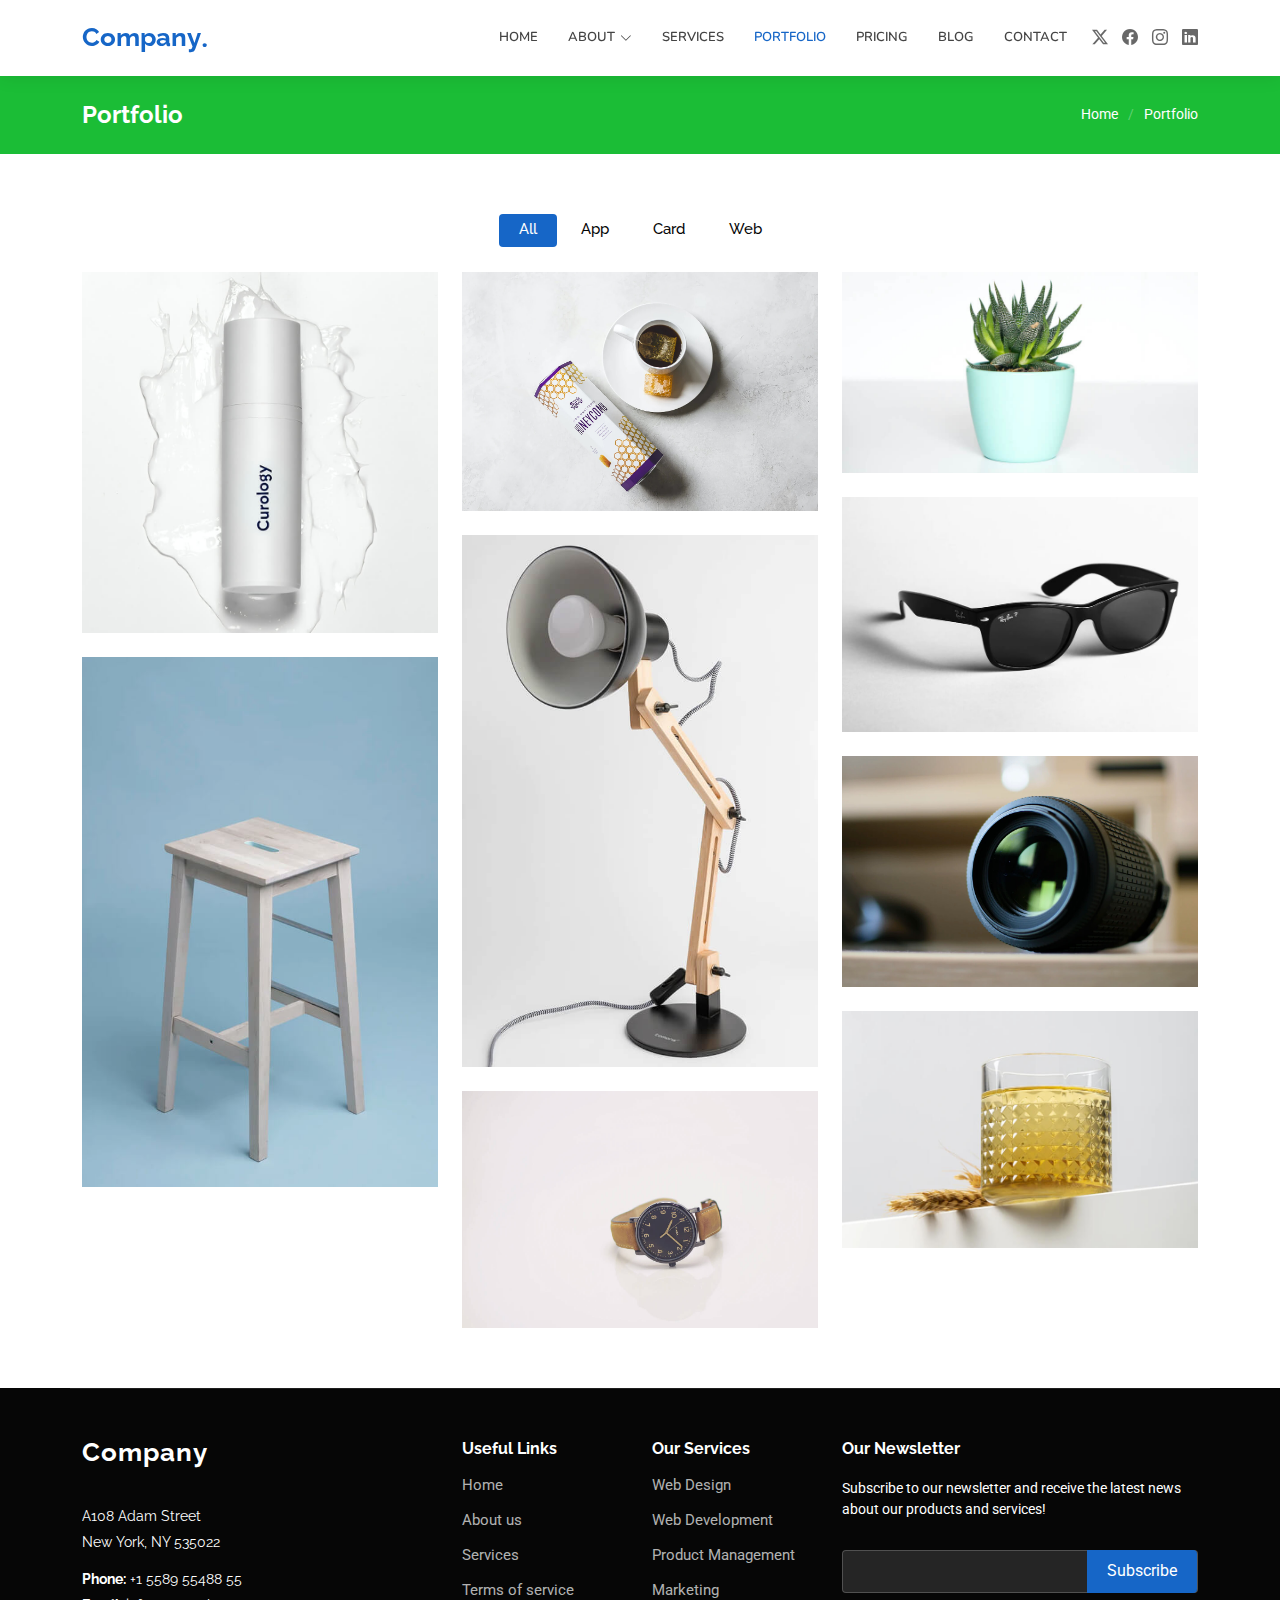
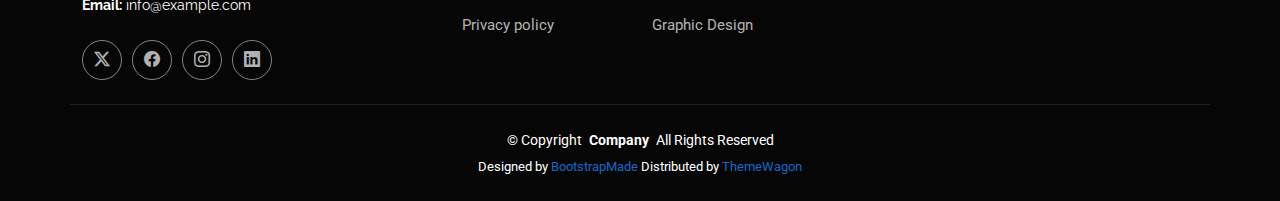
<file: portfolio.html>
<!DOCTYPE html>
<html lang="en">

<head>
  <meta charset="utf-8">
  <meta content="width=device-width, initial-scale=1.0" name="viewport">
  <title>Portfolio - Company Bootstrap Template</title>
  <meta name="description" content="">
  <meta name="keywords" content="">

  <!-- Favicons -->
  <link href="assets/img/favicon.png" rel="icon">
  <link href="assets/img/apple-touch-icon.png" rel="apple-touch-icon">

  <!-- Fonts -->
  <link href="https://fonts.googleapis.com" rel="preconnect">
  <link href="https://fonts.gstatic.com" rel="preconnect" crossorigin>
  <link href="https://fonts.googleapis.com/css2?family=Roboto:ital,wght@0,100;0,300;0,400;0,500;0,700;0,900;1,100;1,300;1,400;1,500;1,700;1,900&family=Raleway:ital,wght@0,100;0,200;0,300;0,400;0,500;0,600;0,700;0,800;0,900;1,100;1,200;1,300;1,400;1,500;1,600;1,700;1,800;1,900&family=Nunito:ital,wght@0,200;0,300;0,400;0,500;0,600;0,700;0,800;0,900;1,200;1,300;1,400;1,500;1,600;1,700;1,800;1,900&display=swap" rel="stylesheet">

  <!-- Vendor CSS Files -->
  <link href="assets/vendor/bootstrap/css/bootstrap.min.css" rel="stylesheet">
  <link href="assets/vendor/bootstrap-icons/bootstrap-icons.css" rel="stylesheet">
  <link href="assets/vendor/aos/aos.css" rel="stylesheet">
  <link href="assets/vendor/glightbox/css/glightbox.min.css" rel="stylesheet">
  <link href="assets/vendor/swiper/swiper-bundle.min.css" rel="stylesheet">

  <!-- Main CSS File -->
  <link href="assets/css/main.css" rel="stylesheet">

  <!-- =======================================================
  * Template Name: Company
  * Template URL: https://bootstrapmade.com/company-free-html-bootstrap-template/
  * Updated: Aug 07 2024 with Bootstrap v5.3.3
  * Author: BootstrapMade.com
  * License: https://bootstrapmade.com/license/
  ======================================================== -->
</head>

<body class="portfolio-page">

  <header id="header" class="header d-flex align-items-center sticky-top">
    <div class="container position-relative d-flex align-items-center">

      <a href="index.html" class="logo d-flex align-items-center me-auto">
        <!-- Uncomment the line below if you also wish to use an image logo -->
        <!-- <img src="assets/img/logo.png" alt=""> -->
        <h1 class="sitename">Company</h1><span>.</span>
      </a>

      <nav id="navmenu" class="navmenu">
        <ul>
          <li><a href="#hero">Home</a></li>
          <li class="dropdown"><a href="about.html"><span>About</span> <i class="bi bi-chevron-down toggle-dropdown"></i></a>
            <ul>
              <li><a href="team.html">Team</a></li>
              <li><a href="testimonials.html">Testimonials</a></li>
              <li class="dropdown"><a href="#"><span>Deep Dropdown</span> <i class="bi bi-chevron-down toggle-dropdown"></i></a>
                <ul>
                  <li><a href="#">Deep Dropdown 1</a></li>
                  <li><a href="#">Deep Dropdown 2</a></li>
                  <li><a href="#">Deep Dropdown 3</a></li>
                  <li><a href="#">Deep Dropdown 4</a></li>
                  <li><a href="#">Deep Dropdown 5</a></li>
                </ul>
              </li>
            </ul>
          </li>
          <li><a href="services.html">Services</a></li>
          <li><a href="portfolio.html" class="active">Portfolio</a></li>
          <li><a href="pricing.html">Pricing</a></li>
          <li><a href="blog.html">Blog</a></li>
          <li><a href="contact.html">Contact</a></li>
        </ul>
        <i class="mobile-nav-toggle d-xl-none bi bi-list"></i>
      </nav>

      <div class="header-social-links">
        <a href="#" class="twitter"><i class="bi bi-twitter-x"></i></a>
        <a href="#" class="facebook"><i class="bi bi-facebook"></i></a>
        <a href="#" class="instagram"><i class="bi bi-instagram"></i></a>
        <a href="#" class="linkedin"><i class="bi bi-linkedin"></i></a>
      </div>

    </div>
  </header>

  <main class="main">

    <!-- Page Title -->
    <div class="page-title accent-background">
      <div class="container d-lg-flex justify-content-between align-items-center">
        <h1 class="mb-2 mb-lg-0">Portfolio</h1>
        <nav class="breadcrumbs">
          <ol>
            <li><a href="index.html">Home</a></li>
            <li class="current">Portfolio</li>
          </ol>
        </nav>
      </div>
    </div><!-- End Page Title -->

    <!-- Portfolio Section -->
    <section id="portfolio" class="portfolio section">

      <div class="container">

        <div class="isotope-layout" data-default-filter="*" data-layout="masonry" data-sort="original-order">

          <ul class="portfolio-filters isotope-filters" data-aos="fade-up" data-aos-delay="100">
            <li data-filter="*" class="filter-active">All</li>
            <li data-filter=".filter-app">App</li>
            <li data-filter=".filter-product">Card</li>
            <li data-filter=".filter-branding">Web</li>
          </ul><!-- End Portfolio Filters -->

          <div class="row gy-4 isotope-container" data-aos="fade-up" data-aos-delay="200">

            <div class="col-lg-4 col-md-6 portfolio-item isotope-item filter-app">
              <img src="assets/img/masonry-portfolio/masonry-portfolio-1.jpg" class="img-fluid" alt="">
              <div class="portfolio-info">
                <h4>App 1</h4>
                <p>Lorem ipsum, dolor sit</p>
                <a href="assets/img/masonry-portfolio/masonry-portfolio-1.jpg" title="App 1" data-gallery="portfolio-gallery-app" class="glightbox preview-link"><i class="bi bi-zoom-in"></i></a>
                <a href="portfolio-details.html" title="More Details" class="details-link"><i class="bi bi-link-45deg"></i></a>
              </div>
            </div><!-- End Portfolio Item -->

            <div class="col-lg-4 col-md-6 portfolio-item isotope-item filter-product">
              <img src="assets/img/masonry-portfolio/masonry-portfolio-2.jpg" class="img-fluid" alt="">
              <div class="portfolio-info">
                <h4>Product 1</h4>
                <p>Lorem ipsum, dolor sit</p>
                <a href="assets/img/masonry-portfolio/masonry-portfolio-2.jpg" title="Product 1" data-gallery="portfolio-gallery-product" class="glightbox preview-link"><i class="bi bi-zoom-in"></i></a>
                <a href="portfolio-details.html" title="More Details" class="details-link"><i class="bi bi-link-45deg"></i></a>
              </div>
            </div><!-- End Portfolio Item -->

            <div class="col-lg-4 col-md-6 portfolio-item isotope-item filter-branding">
              <img src="assets/img/masonry-portfolio/masonry-portfolio-3.jpg" class="img-fluid" alt="">
              <div class="portfolio-info">
                <h4>Branding 1</h4>
                <p>Lorem ipsum, dolor sit</p>
                <a href="assets/img/masonry-portfolio/masonry-portfolio-3.jpg" title="Branding 1" data-gallery="portfolio-gallery-branding" class="glightbox preview-link"><i class="bi bi-zoom-in"></i></a>
                <a href="portfolio-details.html" title="More Details" class="details-link"><i class="bi bi-link-45deg"></i></a>
              </div>
            </div><!-- End Portfolio Item -->

            <div class="col-lg-4 col-md-6 portfolio-item isotope-item filter-app">
              <img src="assets/img/masonry-portfolio/masonry-portfolio-4.jpg" class="img-fluid" alt="">
              <div class="portfolio-info">
                <h4>App 2</h4>
                <p>Lorem ipsum, dolor sit</p>
                <a href="assets/img/masonry-portfolio/masonry-portfolio-4.jpg" title="App 2" data-gallery="portfolio-gallery-app" class="glightbox preview-link"><i class="bi bi-zoom-in"></i></a>
                <a href="portfolio-details.html" title="More Details" class="details-link"><i class="bi bi-link-45deg"></i></a>
              </div>
            </div><!-- End Portfolio Item -->

            <div class="col-lg-4 col-md-6 portfolio-item isotope-item filter-product">
              <img src="assets/img/masonry-portfolio/masonry-portfolio-5.jpg" class="img-fluid" alt="">
              <div class="portfolio-info">
                <h4>Product 2</h4>
                <p>Lorem ipsum, dolor sit</p>
                <a href="assets/img/masonry-portfolio/masonry-portfolio-5.jpg" title="Product 2" data-gallery="portfolio-gallery-product" class="glightbox preview-link"><i class="bi bi-zoom-in"></i></a>
                <a href="portfolio-details.html" title="More Details" class="details-link"><i class="bi bi-link-45deg"></i></a>
              </div>
            </div><!-- End Portfolio Item -->

            <div class="col-lg-4 col-md-6 portfolio-item isotope-item filter-branding">
              <img src="assets/img/masonry-portfolio/masonry-portfolio-6.jpg" class="img-fluid" alt="">
              <div class="portfolio-info">
                <h4>Branding 2</h4>
                <p>Lorem ipsum, dolor sit</p>
                <a href="assets/img/masonry-portfolio/masonry-portfolio-6.jpg" title="Branding 2" data-gallery="portfolio-gallery-branding" class="glightbox preview-link"><i class="bi bi-zoom-in"></i></a>
                <a href="portfolio-details.html" title="More Details" class="details-link"><i class="bi bi-link-45deg"></i></a>
              </div>
            </div><!-- End Portfolio Item -->

            <div class="col-lg-4 col-md-6 portfolio-item isotope-item filter-app">
              <img src="assets/img/masonry-portfolio/masonry-portfolio-7.jpg" class="img-fluid" alt="">
              <div class="portfolio-info">
                <h4>App 3</h4>
                <p>Lorem ipsum, dolor sit</p>
                <a href="assets/img/masonry-portfolio/masonry-portfolio-7.jpg" title="App 3" data-gallery="portfolio-gallery-app" class="glightbox preview-link"><i class="bi bi-zoom-in"></i></a>
                <a href="portfolio-details.html" title="More Details" class="details-link"><i class="bi bi-link-45deg"></i></a>
              </div>
            </div><!-- End Portfolio Item -->

            <div class="col-lg-4 col-md-6 portfolio-item isotope-item filter-product">
              <img src="assets/img/masonry-portfolio/masonry-portfolio-8.jpg" class="img-fluid" alt="">
              <div class="portfolio-info">
                <h4>Product 3</h4>
                <p>Lorem ipsum, dolor sit</p>
                <a href="assets/img/masonry-portfolio/masonry-portfolio-8.jpg" title="Product 3" data-gallery="portfolio-gallery-product" class="glightbox preview-link"><i class="bi bi-zoom-in"></i></a>
                <a href="portfolio-details.html" title="More Details" class="details-link"><i class="bi bi-link-45deg"></i></a>
              </div>
            </div><!-- End Portfolio Item -->

            <div class="col-lg-4 col-md-6 portfolio-item isotope-item filter-branding">
              <img src="assets/img/masonry-portfolio/masonry-portfolio-9.jpg" class="img-fluid" alt="">
              <div class="portfolio-info">
                <h4>Branding 3</h4>
                <p>Lorem ipsum, dolor sit</p>
                <a href="assets/img/masonry-portfolio/masonry-portfolio-9.jpg" title="Branding 2" data-gallery="portfolio-gallery-branding" class="glightbox preview-link"><i class="bi bi-zoom-in"></i></a>
                <a href="portfolio-details.html" title="More Details" class="details-link"><i class="bi bi-link-45deg"></i></a>
              </div>
            </div><!-- End Portfolio Item -->

          </div><!-- End Portfolio Container -->

        </div>

      </div>

    </section><!-- /Portfolio Section -->

  </main>

  <footer id="footer" class="footer dark-background">

    <div class="container footer-top">
      <div class="row gy-4">
        <div class="col-lg-4 col-md-6 footer-about">
          <a href="index.html" class="logo d-flex align-items-center">
            <span class="sitename">Company</span>
          </a>
          <div class="footer-contact pt-3">
            <p>A108 Adam Street</p>
            <p>New York, NY 535022</p>
            <p class="mt-3"><strong>Phone:</strong> <span>+1 5589 55488 55</span></p>
            <p><strong>Email:</strong> <span>info@example.com</span></p>
          </div>
          <div class="social-links d-flex mt-4">
            <a href=""><i class="bi bi-twitter-x"></i></a>
            <a href=""><i class="bi bi-facebook"></i></a>
            <a href=""><i class="bi bi-instagram"></i></a>
            <a href=""><i class="bi bi-linkedin"></i></a>
          </div>
        </div>

        <div class="col-lg-2 col-md-3 footer-links">
          <h4>Useful Links</h4>
          <ul>
            <li><a href="#">Home</a></li>
            <li><a href="#">About us</a></li>
            <li><a href="#">Services</a></li>
            <li><a href="#">Terms of service</a></li>
            <li><a href="#">Privacy policy</a></li>
          </ul>
        </div>

        <div class="col-lg-2 col-md-3 footer-links">
          <h4>Our Services</h4>
          <ul>
            <li><a href="#">Web Design</a></li>
            <li><a href="#">Web Development</a></li>
            <li><a href="#">Product Management</a></li>
            <li><a href="#">Marketing</a></li>
            <li><a href="#">Graphic Design</a></li>
          </ul>
        </div>

        <div class="col-lg-4 col-md-12 footer-newsletter">
          <h4>Our Newsletter</h4>
          <p>Subscribe to our newsletter and receive the latest news about our products and services!</p>
          <form action="forms/newsletter.php" method="post" class="php-email-form">
            <div class="newsletter-form"><input type="email" name="email"><input type="submit" value="Subscribe"></div>
            <div class="loading">Loading</div>
            <div class="error-message"></div>
            <div class="sent-message">Your subscription request has been sent. Thank you!</div>
          </form>
        </div>

      </div>
    </div>

    <div class="container copyright text-center mt-4">
      <p>© <span>Copyright</span> <strong class="px-1 sitename">Company</strong> <span>All Rights Reserved</span></p>
      <div class="credits">
        <!-- All the links in the footer should remain intact. -->
        <!-- You can delete the links only if you've purchased the pro version. -->
        <!-- Licensing information: https://bootstrapmade.com/license/ -->
        <!-- Purchase the pro version with working PHP/AJAX contact form: [buy-url] -->
        Designed by <a href="https://bootstrapmade.com/">BootstrapMade</a> Distributed by <a href=“https://themewagon.com>ThemeWagon
      </div>
    </div>

  </footer>

  <!-- Scroll Top -->
  <a href="#" id="scroll-top" class="scroll-top d-flex align-items-center justify-content-center"><i class="bi bi-arrow-up-short"></i></a>

  <!-- Preloader -->
  <div id="preloader"></div>

  <!-- Vendor JS Files -->
  <script src="assets/vendor/bootstrap/js/bootstrap.bundle.min.js"></script>
  <script src="assets/vendor/php-email-form/validate.js"></script>
  <script src="assets/vendor/aos/aos.js"></script>
  <script src="assets/vendor/glightbox/js/glightbox.min.js"></script>
  <script src="assets/vendor/imagesloaded/imagesloaded.pkgd.min.js"></script>
  <script src="assets/vendor/isotope-layout/isotope.pkgd.min.js"></script>
  <script src="assets/vendor/waypoints/noframework.waypoints.js"></script>
  <script src="assets/vendor/swiper/swiper-bundle.min.js"></script>

  <!-- Main JS File -->
  <script src="assets/js/main.js"></script>

</body>

</html>
</file>
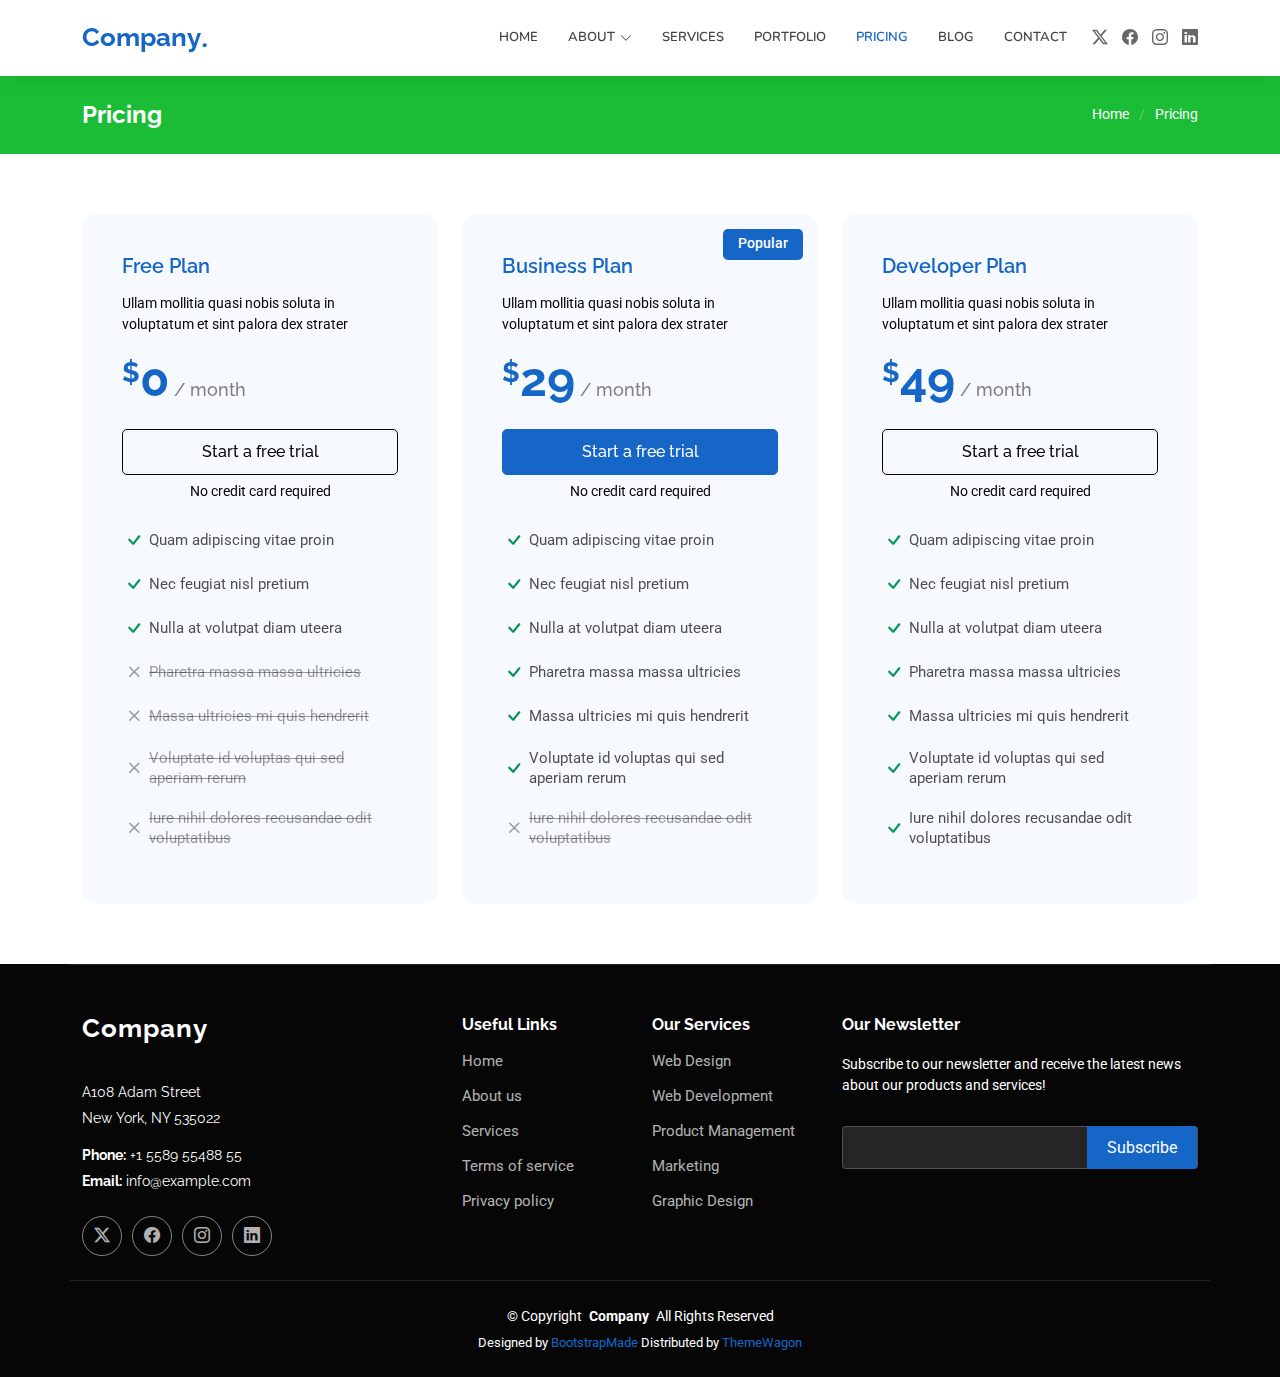
<file: pricing.html>
<!DOCTYPE html>
<html lang="en">

<head>
  <meta charset="utf-8">
  <meta content="width=device-width, initial-scale=1.0" name="viewport">
  <title>Pricing - Company Bootstrap Template</title>
  <meta name="description" content="">
  <meta name="keywords" content="">

  <!-- Favicons -->
  <link href="assets/img/favicon.png" rel="icon">
  <link href="assets/img/apple-touch-icon.png" rel="apple-touch-icon">

  <!-- Fonts -->
  <link href="https://fonts.googleapis.com" rel="preconnect">
  <link href="https://fonts.gstatic.com" rel="preconnect" crossorigin>
  <link href="https://fonts.googleapis.com/css2?family=Roboto:ital,wght@0,100;0,300;0,400;0,500;0,700;0,900;1,100;1,300;1,400;1,500;1,700;1,900&family=Raleway:ital,wght@0,100;0,200;0,300;0,400;0,500;0,600;0,700;0,800;0,900;1,100;1,200;1,300;1,400;1,500;1,600;1,700;1,800;1,900&family=Nunito:ital,wght@0,200;0,300;0,400;0,500;0,600;0,700;0,800;0,900;1,200;1,300;1,400;1,500;1,600;1,700;1,800;1,900&display=swap" rel="stylesheet">

  <!-- Vendor CSS Files -->
  <link href="assets/vendor/bootstrap/css/bootstrap.min.css" rel="stylesheet">
  <link href="assets/vendor/bootstrap-icons/bootstrap-icons.css" rel="stylesheet">
  <link href="assets/vendor/aos/aos.css" rel="stylesheet">
  <link href="assets/vendor/glightbox/css/glightbox.min.css" rel="stylesheet">
  <link href="assets/vendor/swiper/swiper-bundle.min.css" rel="stylesheet">

  <!-- Main CSS File -->
  <link href="assets/css/main.css" rel="stylesheet">

  <!-- =======================================================
  * Template Name: Company
  * Template URL: https://bootstrapmade.com/company-free-html-bootstrap-template/
  * Updated: Aug 07 2024 with Bootstrap v5.3.3
  * Author: BootstrapMade.com
  * License: https://bootstrapmade.com/license/
  ======================================================== -->
</head>

<body class="pricing-page">

  <header id="header" class="header d-flex align-items-center sticky-top">
    <div class="container position-relative d-flex align-items-center">

      <a href="index.html" class="logo d-flex align-items-center me-auto">
        <!-- Uncomment the line below if you also wish to use an image logo -->
        <!-- <img src="assets/img/logo.png" alt=""> -->
        <h1 class="sitename">Company</h1><span>.</span>
      </a>

      <nav id="navmenu" class="navmenu">
        <ul>
          <li><a href="#hero">Home</a></li>
          <li class="dropdown"><a href="about.html"><span>About</span> <i class="bi bi-chevron-down toggle-dropdown"></i></a>
            <ul>
              <li><a href="team.html">Team</a></li>
              <li><a href="testimonials.html">Testimonials</a></li>
              <li class="dropdown"><a href="#"><span>Deep Dropdown</span> <i class="bi bi-chevron-down toggle-dropdown"></i></a>
                <ul>
                  <li><a href="#">Deep Dropdown 1</a></li>
                  <li><a href="#">Deep Dropdown 2</a></li>
                  <li><a href="#">Deep Dropdown 3</a></li>
                  <li><a href="#">Deep Dropdown 4</a></li>
                  <li><a href="#">Deep Dropdown 5</a></li>
                </ul>
              </li>
            </ul>
          </li>
          <li><a href="services.html">Services</a></li>
          <li><a href="portfolio.html">Portfolio</a></li>
          <li><a href="pricing.html" class="active">Pricing</a></li>
          <li><a href="blog.html">Blog</a></li>
          <li><a href="contact.html">Contact</a></li>
        </ul>
        <i class="mobile-nav-toggle d-xl-none bi bi-list"></i>
      </nav>

      <div class="header-social-links">
        <a href="#" class="twitter"><i class="bi bi-twitter-x"></i></a>
        <a href="#" class="facebook"><i class="bi bi-facebook"></i></a>
        <a href="#" class="instagram"><i class="bi bi-instagram"></i></a>
        <a href="#" class="linkedin"><i class="bi bi-linkedin"></i></a>
      </div>

    </div>
  </header>

  <main class="main">

    <!-- Page Title -->
    <div class="page-title accent-background">
      <div class="container d-lg-flex justify-content-between align-items-center">
        <h1 class="mb-2 mb-lg-0">Pricing</h1>
        <nav class="breadcrumbs">
          <ol>
            <li><a href="index.html">Home</a></li>
            <li class="current">Pricing</li>
          </ol>
        </nav>
      </div>
    </div><!-- End Page Title -->

    <!-- Pricing Section -->
    <section id="pricing" class="pricing section">

      <div class="container">

        <div class="row gy-4">

          <div class="col-lg-4" data-aos="zoom-in" data-aos-delay="100">
            <div class="pricing-item">
              <h3>Free Plan</h3>
              <p class="description">Ullam mollitia quasi nobis soluta in voluptatum et sint palora dex strater</p>
              <h4><sup>$</sup>0<span> / month</span></h4>
              <a href="#" class="cta-btn">Start a free trial</a>
              <p class="text-center small">No credit card required</p>
              <ul>
                <li><i class="bi bi-check"></i> <span>Quam adipiscing vitae proin</span></li>
                <li><i class="bi bi-check"></i> <span>Nec feugiat nisl pretium</span></li>
                <li><i class="bi bi-check"></i> <span>Nulla at volutpat diam uteera</span></li>
                <li class="na"><i class="bi bi-x"></i> <span>Pharetra massa massa ultricies</span></li>
                <li class="na"><i class="bi bi-x"></i> <span>Massa ultricies mi quis hendrerit</span></li>
                <li class="na"><i class="bi bi-x"></i> <span>Voluptate id voluptas qui sed aperiam rerum</span></li>
                <li class="na"><i class="bi bi-x"></i> <span>Iure nihil dolores recusandae odit voluptatibus</span></li>
              </ul>
            </div>
          </div><!-- End Pricing Item -->

          <div class="col-lg-4" data-aos="zoom-in" data-aos-delay="200">
            <div class="pricing-item featured">
              <p class="popular">Popular</p>
              <h3>Business Plan</h3>
              <p class="description">Ullam mollitia quasi nobis soluta in voluptatum et sint palora dex strater</p>
              <h4><sup>$</sup>29<span> / month</span></h4>
              <a href="#" class="cta-btn">Start a free trial</a>
              <p class="text-center small">No credit card required</p>
              <ul>
                <li><i class="bi bi-check"></i> <span>Quam adipiscing vitae proin</span></li>
                <li><i class="bi bi-check"></i> <span>Nec feugiat nisl pretium</span></li>
                <li><i class="bi bi-check"></i> <span>Nulla at volutpat diam uteera</span></li>
                <li><i class="bi bi-check"></i> <span>Pharetra massa massa ultricies</span></li>
                <li><i class="bi bi-check"></i> <span>Massa ultricies mi quis hendrerit</span></li>
                <li><i class="bi bi-check"></i> <span>Voluptate id voluptas qui sed aperiam rerum</span></li>
                <li class="na"><i class="bi bi-x"></i> <span>Iure nihil dolores recusandae odit voluptatibus</span></li>
              </ul>
            </div>
          </div><!-- End Pricing Item -->

          <div class="col-lg-4" data-aos="zoom-in" data-aos-delay="300">
            <div class="pricing-item">
              <h3>Developer Plan</h3>
              <p class="description">Ullam mollitia quasi nobis soluta in voluptatum et sint palora dex strater</p>
              <h4><sup>$</sup>49<span> / month</span></h4>
              <a href="#" class="cta-btn">Start a free trial</a>
              <p class="text-center small">No credit card required</p>
              <ul>
                <li><i class="bi bi-check"></i> <span>Quam adipiscing vitae proin</span></li>
                <li><i class="bi bi-check"></i> <span>Nec feugiat nisl pretium</span></li>
                <li><i class="bi bi-check"></i> <span>Nulla at volutpat diam uteera</span></li>
                <li><i class="bi bi-check"></i> <span>Pharetra massa massa ultricies</span></li>
                <li><i class="bi bi-check"></i> <span>Massa ultricies mi quis hendrerit</span></li>
                <li><i class="bi bi-check"></i> <span>Voluptate id voluptas qui sed aperiam rerum</span></li>
                <li><i class="bi bi-check"></i> <span>Iure nihil dolores recusandae odit voluptatibus</span></li>
              </ul>
            </div>
          </div><!-- End Pricing Item -->

        </div>

      </div>

    </section><!-- /Pricing Section -->

  </main>

  <footer id="footer" class="footer dark-background">

    <div class="container footer-top">
      <div class="row gy-4">
        <div class="col-lg-4 col-md-6 footer-about">
          <a href="index.html" class="logo d-flex align-items-center">
            <span class="sitename">Company</span>
          </a>
          <div class="footer-contact pt-3">
            <p>A108 Adam Street</p>
            <p>New York, NY 535022</p>
            <p class="mt-3"><strong>Phone:</strong> <span>+1 5589 55488 55</span></p>
            <p><strong>Email:</strong> <span>info@example.com</span></p>
          </div>
          <div class="social-links d-flex mt-4">
            <a href=""><i class="bi bi-twitter-x"></i></a>
            <a href=""><i class="bi bi-facebook"></i></a>
            <a href=""><i class="bi bi-instagram"></i></a>
            <a href=""><i class="bi bi-linkedin"></i></a>
          </div>
        </div>

        <div class="col-lg-2 col-md-3 footer-links">
          <h4>Useful Links</h4>
          <ul>
            <li><a href="#">Home</a></li>
            <li><a href="#">About us</a></li>
            <li><a href="#">Services</a></li>
            <li><a href="#">Terms of service</a></li>
            <li><a href="#">Privacy policy</a></li>
          </ul>
        </div>

        <div class="col-lg-2 col-md-3 footer-links">
          <h4>Our Services</h4>
          <ul>
            <li><a href="#">Web Design</a></li>
            <li><a href="#">Web Development</a></li>
            <li><a href="#">Product Management</a></li>
            <li><a href="#">Marketing</a></li>
            <li><a href="#">Graphic Design</a></li>
          </ul>
        </div>

        <div class="col-lg-4 col-md-12 footer-newsletter">
          <h4>Our Newsletter</h4>
          <p>Subscribe to our newsletter and receive the latest news about our products and services!</p>
          <form action="forms/newsletter.php" method="post" class="php-email-form">
            <div class="newsletter-form"><input type="email" name="email"><input type="submit" value="Subscribe"></div>
            <div class="loading">Loading</div>
            <div class="error-message"></div>
            <div class="sent-message">Your subscription request has been sent. Thank you!</div>
          </form>
        </div>

      </div>
    </div>

    <div class="container copyright text-center mt-4">
      <p>© <span>Copyright</span> <strong class="px-1 sitename">Company</strong> <span>All Rights Reserved</span></p>
      <div class="credits">
        <!-- All the links in the footer should remain intact. -->
        <!-- You can delete the links only if you've purchased the pro version. -->
        <!-- Licensing information: https://bootstrapmade.com/license/ -->
        <!-- Purchase the pro version with working PHP/AJAX contact form: [buy-url] -->
        Designed by <a href="https://bootstrapmade.com/">BootstrapMade</a> Distributed by <a href=“https://themewagon.com>ThemeWagon
      </div>
    </div>

  </footer>

  <!-- Scroll Top -->
  <a href="#" id="scroll-top" class="scroll-top d-flex align-items-center justify-content-center"><i class="bi bi-arrow-up-short"></i></a>

  <!-- Preloader -->
  <div id="preloader"></div>

  <!-- Vendor JS Files -->
  <script src="assets/vendor/bootstrap/js/bootstrap.bundle.min.js"></script>
  <script src="assets/vendor/php-email-form/validate.js"></script>
  <script src="assets/vendor/aos/aos.js"></script>
  <script src="assets/vendor/glightbox/js/glightbox.min.js"></script>
  <script src="assets/vendor/imagesloaded/imagesloaded.pkgd.min.js"></script>
  <script src="assets/vendor/isotope-layout/isotope.pkgd.min.js"></script>
  <script src="assets/vendor/waypoints/noframework.waypoints.js"></script>
  <script src="assets/vendor/swiper/swiper-bundle.min.js"></script>

  <!-- Main JS File -->
  <script src="assets/js/main.js"></script>

</body>

</html>
</file>
<file: assets/css/main.css>
/**
* Template Name: Company
* Template URL: https://bootstrapmade.com/company-free-html-bootstrap-template/
* Updated: Aug 07 2024 with Bootstrap v5.3.3
* Author: BootstrapMade.com
* License: https://bootstrapmade.com/license/
*/

/*--------------------------------------------------------------
# Font & Color Variables
# Help: https://bootstrapmade.com/color-system/
--------------------------------------------------------------*/
/* Fonts */
:root {
  --default-font: "Roboto",  system-ui, -apple-system, "Segoe UI", Roboto, "Helvetica Neue", Arial, "Noto Sans", "Liberation Sans", sans-serif, "Apple Color Emoji", "Segoe UI Emoji", "Segoe UI Symbol", "Noto Color Emoji";
  --heading-font: "Raleway",  sans-serif;
  --nav-font: "Nunito",  sans-serif;
}

/* Global Colors - The following color variables are used throughout the website. Updating them here will change the color scheme of the entire website */
:root { 
  --background-color: #ffffff; /* Background color for the entire website, including individual sections */
  --default-color: #040404; /* Default color used for the majority of the text content across the entire website */
  --heading-color: #1666c7; /* Color for headings, subheadings and title throughout the website */
  --accent-color: #1666c7; /* Accent color that represents your brand on the website. It's used for buttons, links, and other elements that need to stand out */
  --surface-color: #ffffff; /* The surface color is used as a background of boxed elements within sections, such as cards, icon boxes, or other elements that require a visual separation from the global background. */
  --contrast-color: #ffffff; /* Contrast color for text, ensuring readability against backgrounds of accent, heading, or default colors. */
}

/* Nav Menu Colors - The following color variables are used specifically for the navigation menu. They are separate from the global colors to allow for more customization options */
:root {
  --nav-color: #444444;  /* The default color of the main navmenu links */
  --nav-hover-color: #1666c7; /* Applied to main navmenu links when they are hovered over or active */
  --nav-mobile-background-color: #ffffff; /* Used as the background color for mobile navigation menu */
  --nav-dropdown-background-color: #ffffff; /* Used as the background color for dropdown items that appear when hovering over primary navigation items */
  --nav-dropdown-color: #444444; /* Used for navigation links of the dropdown items in the navigation menu. */
  --nav-dropdown-hover-color: #1666c7; /* Similar to --nav-hover-color, this color is applied to dropdown navigation links when they are hovered over. */
}

/* Color Presets - These classes override global colors when applied to any section or element, providing reuse of the sam color scheme. */

.light-background {
  --background-color: #f7f7f7;
  --surface-color: #ffffff;
}

.dark-background {
  --background-color: #060606;
  --default-color: #ffffff;
  --heading-color: #ffffff;
  --surface-color: #252525;
  --contrast-color: #ffffff;
}

.accent-background {
  --background-color: #1bbd36;
  --default-color: #ffffff;
  --heading-color: #ffffff;
  --accent-color: #ffffff;
  --surface-color: #2ae149;
  --contrast-color: #ffffff;
}

/* Smooth scroll */
:root {
  scroll-behavior: smooth;
}

/*--------------------------------------------------------------
# General Styling & Shared Classes
--------------------------------------------------------------*/
body {
  color: var(--default-color);
  background-color: var(--background-color);
  font-family: var(--default-font);
}

a {
  color: var(--accent-color);
  text-decoration: none;
  transition: 0.3s;
}

a:hover {
  color: color-mix(in srgb, var(--accent-color), transparent 25%);
  text-decoration: none;
}

h1,
h2,
h3,
h4,
h5,
h6 {
  color: var(--heading-color);
  font-family: var(--heading-font);
}

/* PHP Email Form Messages
------------------------------*/
.php-email-form .error-message {
  display: none;
  background: #df1529;
  color: #ffffff;
  text-align: left;
  padding: 15px;
  margin-bottom: 24px;
  font-weight: 600;
}

.php-email-form .sent-message {
  display: none;
  color: #ffffff;
  background: #059652;
  text-align: center;
  padding: 15px;
  margin-bottom: 24px;
  font-weight: 600;
}

.php-email-form .loading {
  display: none;
  background: var(--surface-color);
  text-align: center;
  padding: 15px;
  margin-bottom: 24px;
}

.php-email-form .loading:before {
  content: "";
  display: inline-block;
  border-radius: 50%;
  width: 24px;
  height: 24px;
  margin: 0 10px -6px 0;
  border: 3px solid var(--accent-color);
  border-top-color: var(--surface-color);
  animation: php-email-form-loading 1s linear infinite;
}

@keyframes php-email-form-loading {
  0% {
    transform: rotate(0deg);
  }

  100% {
    transform: rotate(360deg);
  }
}

/*--------------------------------------------------------------
# Global Header
--------------------------------------------------------------*/
.header {
  color: var(--default-color);
  background-color: var(--background-color);
  padding: 10px 0;
  transition: all 0.5s;
  z-index: 997;
  box-shadow: 0px 0 18px rgba(0, 0, 0, 0.1);
}

.header .logo {
  line-height: 1;
}

.header .logo img {
  max-height: 36px;
  margin-right: 8px;
}

.header .logo h1 {
  font-size: 26px;
  margin: 0;
  font-weight: 700;
  color: var(--heading-color);
}

.header .logo span {
  color: var(--accent-color);
  font-size: 26px;
  font-weight: 700;
}

.header .header-social-links {
  padding: 0 0 0 15px;
}

.header .header-social-links a {
  color: color-mix(in srgb, var(--default-color), transparent 40%);
  padding-left: 10px;
  display: inline-block;
  transition: 0.3s;
  font-size: 16px;
}

.header .header-social-links a:hover {
  color: var(--accent-color);
}

.header .header-social-links a i {
  line-height: 0px;
}

@media (max-width: 1200px) {
  .header .logo {
    order: 1;
  }

  .header .logo h1 {
    font-size: 24px;
  }

  .header .header-social-links {
    order: 2;
    padding: 0 15px 0 0;
  }

  .header .navmenu {
    order: 3;
  }
}

/*--------------------------------------------------------------
# Navigation Menu
--------------------------------------------------------------*/
/* Navmenu - Desktop */
@media (min-width: 1200px) {
  .navmenu {
    padding: 0;
  }

  .navmenu ul {
    margin: 0;
    padding: 0;
    display: flex;
    list-style: none;
    align-items: center;
  }

  .navmenu li {
    position: relative;
  }

  .navmenu a,
  .navmenu a:focus {
    color: var(--nav-color);
    padding: 18px 15px;
    font-size: 13px;
    font-family: var(--nav-font);
    text-transform: uppercase;
    font-weight: 600;
    display: flex;
    align-items: center;
    justify-content: space-between;
    white-space: nowrap;
    transition: 0.3s;
  }

  .navmenu a i,
  .navmenu a:focus i {
    font-size: 12px;
    line-height: 0;
    margin-left: 5px;
    transition: 0.3s;
  }

  .navmenu li:last-child a {
    padding-right: 0;
  }

  .navmenu li:hover>a,
  .navmenu .active,
  .navmenu .active:focus {
    color: var(--nav-hover-color);
  }

  .navmenu .dropdown ul {
    margin: 0;
    padding: 10px 0;
    background: var(--nav-dropdown-background-color);
    display: block;
    position: absolute;
    visibility: hidden;
    left: 14px;
    top: 130%;
    opacity: 0;
    transition: 0.3s;
    border-radius: 4px;
    z-index: 99;
    box-shadow: 0px 0px 30px rgba(0, 0, 0, 0.1);
  }

  .navmenu .dropdown ul li {
    min-width: 200px;
  }

  .navmenu .dropdown ul a {
    padding: 10px 20px;
    font-size: 15px;
    text-transform: none;
    color: var(--nav-dropdown-color);
  }

  .navmenu .dropdown ul a i {
    font-size: 12px;
  }

  .navmenu .dropdown ul a:hover,
  .navmenu .dropdown ul .active:hover,
  .navmenu .dropdown ul li:hover>a {
    color: var(--nav-dropdown-hover-color);
  }

  .navmenu .dropdown:hover>ul {
    opacity: 1;
    top: 100%;
    visibility: visible;
  }

  .navmenu .dropdown .dropdown ul {
    top: 0;
    left: -90%;
    visibility: hidden;
  }

  .navmenu .dropdown .dropdown:hover>ul {
    opacity: 1;
    top: 0;
    left: -100%;
    visibility: visible;
  }
}

/* Navmenu - Mobile */
@media (max-width: 1199px) {
  .mobile-nav-toggle {
    color: var(--nav-color);
    font-size: 28px;
    line-height: 0;
    margin-right: 10px;
    cursor: pointer;
    transition: color 0.3s;
  }

  .navmenu {
    padding: 0;
    z-index: 9997;
  }

  .navmenu ul {
    display: none;
    list-style: none;
    position: absolute;
    inset: 60px 20px 20px 20px;
    padding: 10px 0;
    margin: 0;
    border-radius: 6px;
    background-color: var(--nav-mobile-background-color);
    overflow-y: auto;
    transition: 0.3s;
    z-index: 9998;
    box-shadow: 0px 0px 30px rgba(0, 0, 0, 0.1);
  }

  .navmenu a,
  .navmenu a:focus {
    color: var(--nav-dropdown-color);
    padding: 10px 20px;
    font-family: var(--nav-font);
    font-size: 17px;
    font-weight: 500;
    display: flex;
    align-items: center;
    justify-content: space-between;
    white-space: nowrap;
    transition: 0.3s;
  }

  .navmenu a i,
  .navmenu a:focus i {
    font-size: 12px;
    line-height: 0;
    margin-left: 5px;
    width: 30px;
    height: 30px;
    display: flex;
    align-items: center;
    justify-content: center;
    border-radius: 50%;
    transition: 0.3s;
    background-color: color-mix(in srgb, var(--accent-color), transparent 90%);
  }

  .navmenu a i:hover,
  .navmenu a:focus i:hover {
    background-color: var(--accent-color);
    color: var(--contrast-color);
  }

  .navmenu a:hover,
  .navmenu .active,
  .navmenu .active:focus {
    color: var(--nav-dropdown-hover-color);
  }

  .navmenu .active i,
  .navmenu .active:focus i {
    background-color: var(--accent-color);
    color: var(--contrast-color);
    transform: rotate(180deg);
  }

  .navmenu .dropdown ul {
    position: static;
    display: none;
    z-index: 99;
    padding: 10px 0;
    margin: 10px 20px;
    background-color: var(--nav-dropdown-background-color);
    border: 1px solid color-mix(in srgb, var(--default-color), transparent 90%);
    box-shadow: none;
    transition: all 0.5s ease-in-out;
  }

  .navmenu .dropdown ul ul {
    background-color: rgba(33, 37, 41, 0.1);
  }

  .navmenu .dropdown>.dropdown-active {
    display: block;
    background-color: rgba(33, 37, 41, 0.03);
  }

  .mobile-nav-active {
    overflow: hidden;
  }

  .mobile-nav-active .mobile-nav-toggle {
    color: #fff;
    position: absolute;
    font-size: 32px;
    top: 15px;
    right: 15px;
    margin-right: 0;
    z-index: 9999;
  }

  .mobile-nav-active .navmenu {
    position: fixed;
    overflow: hidden;
    inset: 0;
    background: rgba(33, 37, 41, 0.8);
    transition: 0.3s;
  }

  .mobile-nav-active .navmenu>ul {
    display: block;
  }
}
/** Card Content**/

    .card {
      background: white;
      box-shadow: 0 2px 8px rgba(0, 0, 0, 0.1);
      border-radius: 8px;
      padding: 20px;
      max-width: 1250px;
      margin: auto;
    }

    .card p, .card b {
      margin-bottom: 10px;
      line-height: 1.6;
    }

    @media (max-width: 600px) {
      .card {
        padding: 15px;
        font-size: 14px;
        margin: auto;
      }
    }
/*--------------------------------------------------------------
# Global Footer
--------------------------------------------------------------*/
.footer {
  color: var(--default-color);
  background-color: var(--background-color);
  font-size: 14px;
  position: relative;
}

.footer .footer-top {
  padding-top: 50px;
  border-top: 1px solid color-mix(in srgb, var(--default-color), transparent 90%);
}

.footer .footer-about .logo {
  line-height: 1;
  margin-bottom: 25px;
}

.footer .footer-about .logo img {
  max-height: 40px;
  margin-right: 6px;
}

.footer .footer-about .logo span {
  font-size: 26px;
  font-weight: 700;
  letter-spacing: 1px;
  font-family: var(--heading-font);
  color: var(--heading-color);
}

.footer .footer-about p {
  font-size: 14px;
  font-family: var(--heading-font);
}

.footer .social-links a {
  display: flex;
  align-items: center;
  justify-content: center;
  width: 40px;
  height: 40px;
  border-radius: 50%;
  border: 1px solid color-mix(in srgb, var(--default-color), transparent 50%);
  font-size: 16px;
  color: color-mix(in srgb, var(--default-color), transparent 30%);
  margin-right: 10px;
  transition: 0.3s;
}

.footer .social-links a:hover {
  color: var(--accent-color);
  border-color: var(--accent-color);
}

.footer h4 {
  font-size: 16px;
  font-weight: bold;
  position: relative;
  padding-bottom: 12px;
}

.footer .footer-links {
  margin-bottom: 30px;
}

.footer .footer-links ul {
  list-style: none;
  padding: 0;
  margin: 0;
}

.footer .footer-links ul i {
  padding-right: 2px;
  font-size: 12px;
  line-height: 0;
}

.footer .footer-links ul li {
  padding: 10px 0;
  display: flex;
  align-items: center;
}

.footer .footer-links ul li:first-child {
  padding-top: 0;
}

.footer .footer-links ul a {
  color: color-mix(in srgb, var(--default-color), transparent 30%);
  display: inline-block;
  line-height: 1;
}

.footer .footer-links ul a:hover {
  color: var(--accent-color);
}

.footer .footer-contact p {
  margin-bottom: 5px;
}

.footer .footer-newsletter .newsletter-form {
  margin-top: 30px;
  margin-bottom: 15px;
  padding: 6px 8px;
  position: relative;
  border-radius: 4px;
  border: 1px solid color-mix(in srgb, var(--default-color), transparent 80%);
  display: flex;
  background-color: var(--surface-color);
  transition: 0.3s;
}

.footer .footer-newsletter .newsletter-form:focus-within {
  border-color: var(--accent-color);
}

.footer .footer-newsletter .newsletter-form input[type=email] {
  border: 0;
  padding: 4px;
  width: 100%;
  background-color: var(--surface-color);
  color: var(--default-color);
}

.footer .footer-newsletter .newsletter-form input[type=email]:focus-visible {
  outline: none;
}

.footer .footer-newsletter .newsletter-form input[type=submit] {
  border: 0;
  font-size: 16px;
  padding: 0 20px;
  margin: -7px -8px -7px 0;
  background: var(--accent-color);
  color: var(--contrast-color);
  transition: 0.3s;
  border-radius: 0 4px 4px 0;
}

.footer .footer-newsletter .newsletter-form input[type=submit]:hover {
  background: color-mix(in srgb, var(--accent-color), transparent 20%);
}

.footer .copyright {
  padding: 25px 0;
  border-top: 1px solid color-mix(in srgb, var(--default-color), transparent 90%);
}

.footer .copyright p {
  margin-bottom: 0;
}

.footer .credits {
  margin-top: 6px;
  font-size: 13px;
}

/*--------------------------------------------------------------
# Preloader
--------------------------------------------------------------*/
#preloader {
  position: fixed;
  inset: 0;
  z-index: 999999;
  overflow: hidden;
  background: var(--background-color);
  transition: all 0.6s ease-out;
}

#preloader:before {
  content: "";
  position: fixed;
  top: calc(50% - 30px);
  left: calc(50% - 30px);
  border: 6px solid #ffffff;
  border-color: var(--accent-color) transparent var(--accent-color) transparent;
  border-radius: 50%;
  width: 60px;
  height: 60px;
  animation: animate-preloader 1.5s linear infinite;
}

@keyframes animate-preloader {
  0% {
    transform: rotate(0deg);
  }

  100% {
    transform: rotate(360deg);
  }
}

/*--------------------------------------------------------------
# Scroll Top Button
--------------------------------------------------------------*/
.scroll-top {
  position: fixed;
  visibility: hidden;
  opacity: 0;
  right: 15px;
  bottom: 130px;
  z-index: 99999;
  background-color: var(--accent-color);
  width: 40px;
  height: 40px;
  border-radius: 4px;
  transition: all 0.4s;
}

.scroll-top i {
  font-size: 24px;
  color: var(--contrast-color);
  line-height: 0;
}

.scroll-top:hover {
  background-color: color-mix(in srgb, var(--accent-color), transparent 20%);
  color: var(--contrast-color);
}

.scroll-top.active {
  visibility: visible;
  opacity: 1;
}

/*--------------------------------------------------------------
# Disable aos animation delay on mobile devices
--------------------------------------------------------------*/
@media screen and (max-width: 768px) {
  [data-aos-delay] {
    transition-delay: 0 !important;
  }
}

/*--------------------------------------------------------------
# Global Page Titles & Breadcrumbs
--------------------------------------------------------------*/
.page-title {
  color: var(--default-color);
  background-color: var(--background-color);
  padding: 25px 0;
  position: relative;
}

.page-title h1 {
  font-size: 24px;
  font-weight: 700;
}

.page-title .breadcrumbs ol {
  display: flex;
  flex-wrap: wrap;
  list-style: none;
  padding: 0;
  margin: 0;
  font-size: 14px;
  font-weight: 400;
}

.page-title .breadcrumbs ol li+li {
  padding-left: 10px;
}

.page-title .breadcrumbs ol li+li::before {
  content: "/";
  display: inline-block;
  padding-right: 10px;
  color: color-mix(in srgb, var(--default-color), transparent 70%);
}

/*--------------------------------------------------------------
# Global Sections
--------------------------------------------------------------*/
section,
.section {
  color: var(--default-color);
  background-color: var(--background-color);
  padding: 60px 0;
  scroll-margin-top: 100px;
  overflow: clip;
}

@media (max-width: 1199px) {

  section,
  .section {
    scroll-margin-top: 66px;
  }
}

/*--------------------------------------------------------------
# Global Section Titles
--------------------------------------------------------------*/
.section-title {
  text-align: center;
  padding-bottom: 60px;
  position: relative;
}

.section-title h2 {
  font-size: 32px;
  font-weight: 700;
  margin-bottom: 20px;
  text-transform: uppercase;
  padding-bottom: 20px;
  position: relative;
}

.section-title h2:after {
  content: "";
  position: absolute;
  display: block;
  width: 50px;
  height: 3px;
  background: var(--accent-color);
  left: 0;
  right: 0;
  bottom: 0;
  margin: auto;
}

.section-title p {
  margin-bottom: 0;
}

/* Read More BTN*/

.readmore-btn {
  display: inline-block;
  margin-top: 60px;
  padding: 4px 8px;
  background-color: #007bff;
  color: white;
  text-decoration: none;
  border-radius: 4px;
  transition: background-color 0.3s ease;
}

.readmore-btn:hover {
  background-color: #38b4dd;
  color: white;
}


.readmore-btn2 {
  display: inline-block;
  margin-top: 60px;
  padding: 4px 8px;
  background-color: #007bff;
  color: white;
  text-decoration: none;
  border-radius: 4px;
  transition: background-color 0.3s ease;
}

.readmore-btn2:hover {
  background-color: #d89715;
  color: white;
}

.readmore-btn3 {
  display: inline-block;
  margin-top: 60px;
  padding: 4px 8px;
  background-color: #007bff;
  color: white;
  text-decoration: none;
  border-radius: 4px;
  transition: background-color 0.3s ease;
}

.readmore-btn3:hover {
  background-color: #36b62a;
  color: white;
}

.readmore-btn4 {
  display: inline-block;
  margin-top: 60px;
  padding: 4px 8px;
  background-color: #007bff;
  color: white;
  text-decoration: none;
  border-radius: 4px;
  transition: background-color 0.3s ease;
}

.readmore-btn4:hover {
  background-color: #c32424;
  color: white;
}

.readmore-btn5 {
  display: inline-block;
  margin-top: 60px;
  padding: 4px 8px;
  background-color: #007bff;
  color: white;
  text-decoration: none;
  border-radius: 4px;
  transition: background-color 0.3s ease;
}

.readmore-btn5:hover {
  background-color: #641ed6;
  color: white;
}

.readmore-btn6 {
  display: inline-block;
  margin-top: 60px;
  padding: 4px 8px;
  background-color: #007bff;
  color: white;
  text-decoration: none;
  border-radius: 4px;
  transition: background-color 0.3s ease;
}

.readmore-btn6:hover {
  background-color: #a92d99;
  color: white;
}
/*--------------------------------------------------------------
# Hero Section
--------------------------------------------------------------*/
.hero {
  padding: 0;
}

.hero .carousel {
  width: 100%;
  min-height: calc(100vh - 75px);
  padding: 0;
  margin: 0;
  position: relative;
}

@media (max-height: 500px),
(max-width: 1200px) {
  .hero .carousel {
    min-height: calc(100vh - 48px);
  }
}

.hero img {
  position: absolute;
  inset: 0;
  display: block;
  width: 100%;
  height: 100%;
  object-fit: cover;
  z-index: 1;
}

.hero .carousel-item {
  position: absolute;
  inset: 0;
  background-size: cover;
  background-position: center;
  background-repeat: no-repeat;
  display: flex;
  justify-content: center;
  align-items: flex-end;
}

.hero .container {
  background: color-mix(in srgb, var(--surface-color), transparent 40%);
  position: relative;
  text-align: center;
  padding-top: 30px;
  padding-bottom: 30px;
  margin-bottom: 50px;
  border-top: 4px solid var(--accent-color);
  z-index: 3;
}

@media (max-width: 1200px) {
  .hero .container {
    margin-left: 50px;
    margin-right: 50px;
  }
}

.hero h2 {
  margin-bottom: 20px;
  font-size: 36px;
  font-weight: 700;
}

@media (max-width: 768px) {
  .hero h2 {
    font-size: 30px;
  }
}

.hero .btn-get-started {
  font-weight: 500;
  font-size: 15px;
  letter-spacing: 1px;
  display: inline-block;
  padding: 8px 32px;
  transition: 0.5s;
  margin: 10px;
  border-radius: 4px;
  color: var(--contrast-color);
  border: 2px solid var(--accent-color);
}

.hero .btn-get-started:hover {
  background: var(--accent-color);
  color: var(--contrast-color);
}

.hero .carousel-control-prev {
  justify-content: start;
}

@media (min-width: 640px) {
  .hero .carousel-control-prev {
    padding-left: 15px;
  }
}

.hero .carousel-control-next {
  justify-content: end;
}

@media (min-width: 640px) {
  .hero .carousel-control-next {
    padding-right: 15px;
  }
}

.hero .carousel-control-next-icon,
.hero .carousel-control-prev-icon {
  background: none;
  font-size: 26px;
  line-height: 0;
  background: color-mix(in srgb, var(--default-color), transparent 90%);
  border-radius: 50px;
  color: var(--contrast-color);
  transition: 0.1s;
  width: 54px;
  height: 54px;
  display: flex;
  align-items: center;
  justify-content: center;
}

.hero .carousel-control-prev,
.hero .carousel-control-next {
  transition: 0.1s;
  opacity: 0.5;
}

.hero .carousel-control-prev:focus,
.hero .carousel-control-next:focus {
  opacity: 0.5;
}

.hero .carousel-control-prev:hover,
.hero .carousel-control-next:hover {
  opacity: 0.9;
}

.hero .carousel-control-prev:hover .carousel-control-next-icon,
.hero .carousel-control-prev:hover .carousel-control-prev-icon,
.hero .carousel-control-next:hover .carousel-control-next-icon,
.hero .carousel-control-next:hover .carousel-control-prev-icon {
  background: var(--accent-color);
  color: var(--default-color);
}

.hero .carousel-indicators li {
  cursor: pointer;
  background: var(--default-color);
  overflow: hidden;
  border: 0;
  width: 12px;
  height: 12px;
  border-radius: 50px;
  opacity: 0.6;
  transition: 0.1s;
}

.hero .carousel-indicators li.active {
  opacity: 1;
  background: var(--accent-color);
}

/*--------------------------------------------------------------
# About Section
--------------------------------------------------------------*/
.about .inner-title {
  font-size: 2.75rem;
  font-weight: 700;
  margin: 30px 0;
}

@media (min-width: 991px) {
  .about .inner-title {
    max-width: 65%;
    margin: 0 0 80px 0;
  }
}

.about .our-story {
  font-size: 17px;
  text-align: justify;
  padding: 40px;
  background-color: color-mix(in srgb, var(--default-color), transparent 96%);
}

@media (min-width: 991px) {
  .about .our-story {
    padding-right: 35%;
  }
}

.about .our-story h4 {
  text-transform: uppercase;
  font-size: 1.1rem;
  color: color-mix(in srgb, var(--default-color), transparent 50%);
}

.about .our-story h3 {
  font-size: 2.25rem;
  font-weight: 700;
  color: color-mix(in srgb, var(--default-color), transparent 20%);
}

.about .our-story p:last-child {
  margin-bottom: 0;
}

.about ul {
  list-style: none;
  padding: 0;
  font-size: 15px;
}

.about ul li {
  padding: 5px 0;
  display: flex;
  align-items: center;
}

.about ul i {
  font-size: 1.25rem;
  margin-right: 0.5rem;
  line-height: 1.2;
  color: var(--accent-color);
}

.about .watch-video i {
  font-size: 2rem;
  transition: 0.3s;
  color: var(--accent-color);
}

.about .watch-video a {
  font-weight: 600;
  color: color-mix(in srgb, var(--default-color), transparent 20%);
  margin-left: 8px;
  transition: 0.3s;
}

.about .watch-video:hover a {
  color: var(--accent-color);
}

.about .about-img {
  min-height: 400px;
  position: relative;
}

@media (min-width: 992px) {
  .about .about-img {
    position: absolute;
    top: 0;
    right: 0;
    min-height: 600px;
  }
}

.about .about-img img {
  position: absolute;
  inset: 0;
  display: block;
  width: 100%;
  height: 100%;
  object-fit: cover;
  object-position: center;
  z-index: 1;
}


/*--------------------------------------------------------------
# Web development page Section
--------------------------------------------------------------*/

 ul {
  list-style: none;
  padding: 0;
  font-size: 15px;
  text-align: left;
}

/*--------------------------------------------------------------
# Services Section
--------------------------------------------------------------*/
.services .service-item {
  background-color: var(--surface-color);
  box-shadow: 0px 5px 90px 0px rgba(0, 0, 0, 0.1);
  height: 100%;
  padding: 60px 30px;
  text-align: center;
  transition: 0.3s;
  border-radius: 5px;
}

.services .service-item .icon {
  margin: 0 auto;
  width: 100px;
  height: 100px;
  display: flex;
  align-items: center;
  justify-content: center;
  transition: ease-in-out 0.3s;
  position: relative;
}

.services .service-item .icon i {
  font-size: 36px;
  transition: 0.5s;
  position: relative;
}

.services .service-item .icon svg {
  position: absolute;
  top: 0;
  left: 0;
}

.services .service-item .icon svg path {
  transition: 0.5s;
  fill: color-mix(in srgb, var(--default-color), transparent 95%);
}

.services .service-item h3 {
  font-weight: 700;
  margin: 0px 0 10px 0;
  font-size: 30px;
}


.services .service-item ul {
  text-align: left;
  line-height: 35px;
  font-size: 18px;
  margin-bottom: 0;
}

.services .service-item:hover {
  box-shadow: 0px 5px 35px 0px rgba(0, 0, 0, 0.1);
}

.services .service-item.item-cyan i {
  color: #0dcaf0;
}

.services .service-item.item-cyan:hover .icon i {
  color: #fff;
}

.services .service-item.item-cyan:hover .icon path {
  fill: #0dcaf0;
}

.services .service-item.item-orange i {
  color: #fd7e14;
}

.services .service-item.item-orange:hover .icon i {
  color: #fff;
}

.services .service-item.item-orange:hover .icon path {
  fill: #fd7e14;
}

.services .service-item.item-teal i {
  color: #20c997;
}

.services .service-item.item-teal:hover .icon i {
  color: #fff;
}

.services .service-item.item-teal:hover .icon path {
  fill: #20c997;
}

.services .service-item.item-red i {
  color: #df1529;
}

.services .service-item.item-red:hover .icon i {
  color: #fff;
}

.services .service-item.item-red:hover .icon path {
  fill: #df1529;
}

.services .service-item.item-indigo i {
  color: #6610f2;
}

.services .service-item.item-indigo:hover .icon i {
  color: #fff;
}

.services .service-item.item-indigo:hover .icon path {
  fill: #6610f2;
}

.services .service-item.item-pink i {
  color: #f3268c;
}

.services .service-item.item-pink:hover .icon i {
  color: #fff;
}

.services .service-item.item-pink:hover .icon path {
  fill: #f3268c;
}

/*--------------------------------------------------------------
# Career Section
--------------------------------------------------------------*/


/* .career-section {
      padding: 60px 20px;
      max-width: 1000px;
      margin: auto;
    }
    .career-header {
      text-align: center;
      margin-bottom: 30px;
    }
    .job-listing {
      background: #f9f9f9;
      border-radius: 12px;
      padding: 20px;
      margin-bottom: 20px;
      position: relative;
      box-shadow: 0 2px 10px rgba(0,0,0,0.1);
      transition: background-color 0.3s, color 0.3s;
    }
    .job-title {
      font-weight: bold;
      font-size: 1.2rem;
    }
    .job-desc, .apply-form {
      display: none;
      margin-top: 10px;
    }
    .delete-btn {
      position: absolute;
      top: 10px;
      right: 10px;
      background: red;
      color: white;
      border: none;
      border-radius: 50%;
      width: 30px;
      height: 30px;
      cursor: pointer;
    }
    .apply-form {
      background: #eef;
      padding: 15px;
      border-radius: 8px;
    }
    .apply-form input {
      width: 100%;
      padding: 8px;
      margin: 5px 0;
      border-radius: 6px;
      border: 1px solid #ccc;
    }
    .apply-form button {
      background: green;
      color: white;
      border: none;
      padding: 10px 15px;
      border-radius: 6px;
      margin-top: 10px;
      cursor: pointer;
    }
    .notification {
      display: none;
      background: #d4edda;
      color: #155724;
      padding: 10px;
      border-radius: 6px;
      margin-top: 10px;
      text-align: center;
    }
    .job-actions {
      margin-top: 10px;
    }
    .job-actions button {
      margin-right: 10px;
      background-color: #007bff;
      border: none;
      color: white;
      padding: 8px 12px;
      border-radius: 5px;
      cursor: pointer;
      transition: background-color 0.3s, color 0.3s;
    }
    .job-actions button:hover {
      background-color: yellow;
      color: black;
    }
    #filterInput {
      margin-bottom: 20px;
      padding: 10px;
      width: 100%;
      border: 1px solid #ccc;
      border-radius: 8px;
    } */


/*--------------------------------------------------------------
# Portfolio Section
--------------------------------------------------------------*/
  .job-listing {
      background: #f9f9f9;
      border-radius: 12px;
      padding: 20px;
      margin-bottom: 20px;
      position: relative;
      box-shadow: 0 2px 10px rgba(0,0,0,0.1);
      transition: background-color 0.3s, color 0.3s;
    }
.portfolio .portfolio-filters {
  padding: 0;
  margin: 0 auto 20px auto;
  list-style: none;
  text-align: center;
}

.portfolio .portfolio-filters li {
  cursor: pointer;
  display: inline-block;
  padding: 8px 20px 10px 20px;
  margin: 0;
  font-size: 15px;
  font-weight: 500;
  line-height: 1;
  margin-bottom: 5px;
  border-radius: 4px;
  transition: all 0.3s ease-in-out;
  font-family: var(--heading-font);
}

.portfolio .portfolio-filters li:hover,
.portfolio .portfolio-filters li.filter-active {
  color: var(--contrast-color);
  background-color: var(--accent-color);
}

.portfolio .portfolio-filters li:first-child {
  margin-left: 0;
}

.portfolio .portfolio-filters li:last-child {
  margin-right: 0;
}

@media (max-width: 575px) {
  .portfolio .portfolio-filters li {
    font-size: 14px;
    margin: 0 0 10px 0;
  }
}

.portfolio .portfolio-item {
  position: relative;
  overflow: hidden;
}

.portfolio .portfolio-item .portfolio-info {
  opacity: 0;
  position: absolute;
  left: 12px;
  right: 12px;
  bottom: -100%;
  z-index: 3;
  transition: all ease-in-out 0.5s;
  background: color-mix(in srgb, var(--surface-color), transparent 10%);
  padding: 15px;
}

.portfolio .portfolio-item .portfolio-info h4 {
  font-size: 18px;
  font-weight: 600;
  padding-right: 50px;
}

.portfolio .portfolio-item .portfolio-info p {
  color: color-mix(in srgb, var(--default-color), transparent 30%);
  font-size: 14px;
  margin-bottom: 0;
  padding-right: 50px;
}

.portfolio .portfolio-item .portfolio-info .preview-link,
.portfolio .portfolio-item .portfolio-info .details-link {
  position: absolute;
  right: 50px;
  font-size: 24px;
  top: calc(50% - 14px);
  color: color-mix(in srgb, var(--default-color), transparent 30%);
  transition: 0.3s;
  line-height: 0;
}

.portfolio .portfolio-item .portfolio-info .preview-link:hover,
.portfolio .portfolio-item .portfolio-info .details-link:hover {
  color: var(--accent-color);
}

.portfolio .portfolio-item .portfolio-info .details-link {
  right: 14px;
  font-size: 28px;
}

.portfolio .portfolio-item:hover .portfolio-info {
  opacity: 1;
  bottom: 0;
}

/*--------------------------------------------------------------
# Clients Section
--------------------------------------------------------------*/
.clients .clients-wrap {
  border-top: 1px solid color-mix(in srgb, var(--default-color), transparent 85%);
  border-left: 1px solid color-mix(in srgb, var(--default-color), transparent 85%);
}

.clients .client-logo {
  background-color: var(--surface-color);
  display: flex;
  justify-content: center;
  align-items: center;
  border-right: 1px solid color-mix(in srgb, var(--default-color), transparent 85%);
  border-bottom: 1px solid color-mix(in srgb, var(--default-color), transparent 85%);
  overflow: hidden;
}

.clients .client-logo img {
  padding: 50px;
  max-width: 80%;
  transition: 0.3s;
}

@media (max-width: 640px) {
  .clients .client-logo img {
    padding: 30px;
    max-width: 50%;
  }
}

.clients .client-logo:hover img {
  transform: scale(1.1);
}

/*--------------------------------------------------------------
# Skills Section
--------------------------------------------------------------*/
.skills .progress {
  height: 60px;
  display: block;
  background: none;
  border-radius: 0;
}

.skills .progress .skill {
  color: var(--heading-color);
  padding: 0;
  margin: 0 0 6px 0;
  text-transform: uppercase;
  display: block;
  font-weight: 600;
  font-family: var(--heading-font);
}

.skills .progress .skill .val {
  float: right;
  font-style: normal;
}

.skills .progress-bar-wrap {
  background: color-mix(in srgb, var(--default-color), transparent 90%);
  height: 10px;
}

.skills .progress-bar {
  width: 1px;
  height: 10px;
  transition: 0.9s;
  background-color: var(--accent-color);
}

/*--------------------------------------------------------------
# Team Section
--------------------------------------------------------------*/
.team .team-member {
  background-color: var(--surface-color);
  box-shadow: 0px 2px 15px rgba(0, 0, 0, 0.1);
  overflow: hidden;
  border-radius: 5px;
}

.team .team-member .member-img {
  position: relative;
  overflow: hidden;
}

.team .team-member .social {
  position: absolute;
  left: 0;
  bottom: 0;
  right: 0;
  height: 40px;
  opacity: 0;
  transition: ease-in-out 0.3s;
  background: color-mix(in srgb, var(--background-color), transparent 20%);
  display: flex;
  align-items: center;
  justify-content: center;
}

.team .team-member .social a {
  transition: color 0.3s;
  color: var(--heading-color);
  margin: 0 10px;
  display: inline-flex;
  align-items: center;
  justify-content: center;
}

.team .team-member .social a i {
  line-height: 0;
}

.team .team-member .social a:hover {
  color: var(--accent-color);
}

.team .team-member .social i {
  font-size: 18px;
  margin: 0 2px;
}

.team .team-member .member-info {
  padding: 25px 15px;
  text-align: center;
}

.team .team-member .member-info h4 {
  font-weight: 700;
  margin-bottom: 5px;
  font-size: 18px;
  color: color-mix(in srgb, var(--default-color), transparent 20%);
}

.team .team-member .member-info span {
  display: block;
  font-size: 13px;
  font-weight: 400;
  color: color-mix(in srgb, var(--default-color), transparent 40%);
}

.team .team-member .member-info p {
  font-style: italic;
  font-size: 14px;
  line-height: 26px;
  color: color-mix(in srgb, var(--default-color), transparent 40%);
}

.team .team-member:hover .social {
  opacity: 1;
}

/*--------------------------------------------------------------
# Testimonials Section
--------------------------------------------------------------*/
.testimonials .testimonial-item {
  background-color: var(--surface-color);
  box-shadow: 0px 2px 12px rgba(0, 0, 0, 0.1);
  padding: 30px;
  position: relative;
  height: 100%;
}

.testimonials .testimonial-item .testimonial-img {
  width: 90px;
  border-radius: 50px;
  border: 6px solid var(--background-color);
  float: left;
  margin: 0 10px 0 0;
}

.testimonials .testimonial-item h3 {
  font-size: 18px;
  font-weight: bold;
  margin: 10px 0 5px 0;
}

.testimonials .testimonial-item h4 {
  font-size: 14px;
  color: color-mix(in srgb, var(--default-color), transparent 20%);
  margin: 0;
}

.testimonials .testimonial-item .stars {
  margin: 10px 0;
}

.testimonials .testimonial-item .stars i {
  color: #ffc107;
  margin: 0 1px;
}

.testimonials .testimonial-item .quote-icon-left,
.testimonials .testimonial-item .quote-icon-right {
  color: color-mix(in srgb, var(--accent-color), transparent 50%);
  font-size: 26px;
  line-height: 0;
}

.testimonials .testimonial-item .quote-icon-left {
  display: inline-block;
  left: -5px;
  position: relative;
}

.testimonials .testimonial-item .quote-icon-right {
  display: inline-block;
  right: -5px;
  position: relative;
  top: 10px;
  transform: scale(-1, -1);
}

.testimonials .testimonial-item p {
  font-style: italic;
  margin: 15px 0 0 0;
  padding: 0;
}

/*--------------------------------------------------------------
# Features Section
--------------------------------------------------------------*/
.features .features-item {
  background-color: var(--surface-color);
  display: flex;
  align-items: center;
  padding: 20px;
  transition: 0.3s;
  border: 1px solid color-mix(in srgb, var(--default-color), transparent 90%);
  position: relative;
}

.features .features-item i {
  font-size: 32px;
  padding-right: 10px;
  line-height: 0;
}

.features .features-item h3 {
  font-weight: 700;
  margin: 0;
  padding: 0;
  line-height: 1;
  font-size: 16px;
}

.features .features-item h3 a {
  color: var(--heading-color);
  transition: 0.3s;
}

.features .features-item:hover {
  border-color: var(--accent-color);
}

.features .features-item:hover h3 a {
  color: var(--accent-color);
}

/*--------------------------------------------------------------
# Service Details Section
--------------------------------------------------------------*/
.service-details .services-list {
  background-color: var(--surface-color);
  padding: 10px 30px;
  border: 1px solid color-mix(in srgb, var(--default-color), transparent 90%);
  margin-bottom: 20px;
}

.service-details .services-list a {
  display: block;
  line-height: 1;
  padding: 8px 0 8px 15px;
  border-left: 3px solid color-mix(in srgb, var(--default-color), transparent 70%);
  margin: 20px 0;
  color: color-mix(in srgb, var(--default-color), transparent 20%);
  transition: 0.3s;
}

.service-details .services-list a.active {
  color: var(--heading-color);
  font-weight: 700;
  border-color: var(--accent-color);
}

.service-details .services-list a:hover {
  border-color: var(--accent-color);
}

.service-details .services-img {
  margin-bottom: 20px;
}

.service-details h3 {
  font-size: 26px;
  font-weight: 700;
}

.service-details h4 {
  font-size: 20px;
  font-weight: 700;
}

.service-details p {
  font-size: 15px;
}

.service-details ul {
  list-style: none;
  padding: 0;
  font-size: 15px;
}

.service-details ul li {
  padding: 5px 0;
  display: flex;
  align-items: center;
}

.service-details ul i {
  font-size: 20px;
  margin-right: 8px;
  color: var(--accent-color);
}

/*--------------------------------------------------------------
# Portfolio Details Section
--------------------------------------------------------------*/
.portfolio-details .portfolio-details-slider img {
  width: 100%;
}

.portfolio-details .swiper-wrapper {
  height: auto;
}

.portfolio-details .swiper-button-prev,
.portfolio-details .swiper-button-next {
  width: 48px;
  height: 48px;
}

.portfolio-details .swiper-button-prev:after,
.portfolio-details .swiper-button-next:after {
  color: rgba(255, 255, 255, 0.8);
  background-color: rgba(0, 0, 0, 0.15);
  font-size: 24px;
  border-radius: 50%;
  width: 48px;
  height: 48px;
  display: flex;
  align-items: center;
  justify-content: center;
  transition: 0.3s;
}

.portfolio-details .swiper-button-prev:hover:after,
.portfolio-details .swiper-button-next:hover:after {
  background-color: rgba(0, 0, 0, 0.3);
}

@media (max-width: 575px) {

  .portfolio-details .swiper-button-prev,
  .portfolio-details .swiper-button-next {
    display: none;
  }
}

.portfolio-details .swiper-pagination {
  margin-top: 20px;
  position: relative;
}

.portfolio-details .swiper-pagination .swiper-pagination-bullet {
  width: 10px;
  height: 10px;
  background-color: color-mix(in srgb, var(--default-color), transparent 85%);
  opacity: 1;
}

.portfolio-details .swiper-pagination .swiper-pagination-bullet-active {
  background-color: var(--accent-color);
}

.portfolio-details .portfolio-info h3 {
  font-size: 22px;
  font-weight: 700;
  margin-bottom: 20px;
  padding-bottom: 20px;
  position: relative;
}

.portfolio-details .portfolio-info h3:after {
  content: "";
  position: absolute;
  display: block;
  width: 50px;
  height: 3px;
  background: var(--accent-color);
  left: 0;
  bottom: 0;
}

.portfolio-details .portfolio-info ul {
  list-style: none;
  padding: 0;
  font-size: 15px;
}

.portfolio-details .portfolio-info ul li {
  display: flex;
  flex-direction: column;
  padding-bottom: 15px;
}

.portfolio-details .portfolio-info ul strong {
  text-transform: uppercase;
  font-weight: 400;
  color: color-mix(in srgb, var(--default-color), transparent 50%);
  font-size: 14px;
}

.portfolio-details .portfolio-info .btn-visit {
  padding: 8px 40px;
  background: var(--accent-color);
  color: var(--contrast-color);
  border-radius: 50px;
  transition: 0.3s;
}

.portfolio-details .portfolio-info .btn-visit:hover {
  background: color-mix(in srgb, var(--accent-color), transparent 20%);
}

.portfolio-details .portfolio-description h2 {
  font-size: 26px;
  font-weight: 700;
  margin-bottom: 20px;
}

.portfolio-details .portfolio-description p {
  padding: 0;
}

.portfolio-details .portfolio-description .testimonial-item {
  padding: 30px 30px 0 30px;
  position: relative;
  background: color-mix(in srgb, var(--default-color), transparent 97%);
  margin-bottom: 50px;
}

.portfolio-details .portfolio-description .testimonial-item .testimonial-img {
  width: 90px;
  border-radius: 50px;
  border: 6px solid var(--background-color);
  float: left;
  margin: 0 10px 0 0;
}

.portfolio-details .portfolio-description .testimonial-item h3 {
  font-size: 18px;
  font-weight: bold;
  margin: 15px 0 5px 0;
  padding-top: 20px;
}

.portfolio-details .portfolio-description .testimonial-item h4 {
  font-size: 14px;
  color: #6c757d;
  margin: 0;
}

.portfolio-details .portfolio-description .testimonial-item .quote-icon-left,
.portfolio-details .portfolio-description .testimonial-item .quote-icon-right {
  color: color-mix(in srgb, var(--accent-color), transparent 50%);
  font-size: 26px;
  line-height: 0;
}

.portfolio-details .portfolio-description .testimonial-item .quote-icon-left {
  display: inline-block;
  left: -5px;
  position: relative;
}

.portfolio-details .portfolio-description .testimonial-item .quote-icon-right {
  display: inline-block;
  right: -5px;
  position: relative;
  top: 10px;
  transform: scale(-1, -1);
}

.portfolio-details .portfolio-description .testimonial-item p {
  font-style: italic;
  margin: 0 0 15px 0 0 0;
  padding: 0;
}

/*--------------------------------------------------------------
# Pricing Section
--------------------------------------------------------------*/
.pricing .pricing-item {
  background-color: color-mix(in srgb, var(--accent-color), transparent 96%);
  padding: 40px 40px;
  height: 100%;
  border-radius: 15px;
}

.pricing h3 {
  font-weight: 600;
  margin-bottom: 15px;
  font-size: 20px;
}

.pricing h4 {
  color: var(--accent-color);
  font-size: 48px;
  font-weight: 700;
  font-family: var(--heading-font);
  margin-bottom: 0;
}

.pricing h4 sup {
  font-size: 28px;
}

.pricing h4 span {
  color: color-mix(in srgb, var(--default-color), transparent 50%);
  font-size: 18px;
  font-weight: 500;
}

.pricing .description {
  font-size: 14px;
}

.pricing .cta-btn {
  border: 1px solid var(--default-color);
  color: var(--default-color);
  display: block;
  text-align: center;
  padding: 10px 35px;
  border-radius: 5px;
  font-size: 16px;
  font-weight: 500;
  font-family: var(--heading-font);
  transition: 0.3s;
  margin-top: 20px;
  margin-bottom: 6px;
}

.pricing .cta-btn:hover {
  background: var(--accent-color);
  color: var(--contrast-color);
  border-color: var(--accent-color);
}

.pricing ul {
  padding: 0;
  list-style: none;
  color: color-mix(in srgb, var(--default-color), transparent 30%);
  text-align: left;
  line-height: 20px;
}

.pricing ul li {
  padding: 10px 0;
  display: flex;
  align-items: center;
}

.pricing ul li:last-child {
  padding-bottom: 0;
}

.pricing ul i {
  color: #059652;
  font-size: 24px;
  padding-right: 3px;
}

.pricing ul .na {
  color: color-mix(in srgb, var(--default-color), transparent 60%);
}

.pricing ul .na i {
  color: color-mix(in srgb, var(--default-color), transparent 60%);
}

.pricing ul .na span {
  text-decoration: line-through;
}

.pricing .featured {
  position: relative;
}

.pricing .featured .popular {
  position: absolute;
  top: 15px;
  right: 15px;
  background-color: var(--accent-color);
  color: var(--contrast-color);
  padding: 4px 15px 6px 15px;
  margin: 0;
  border-radius: 5px;
  font-size: 14px;
  font-weight: 500;
}

.pricing .featured .cta-btn {
  background: var(--accent-color);
  color: var(--contrast-color);
  border-color: var(--accent-color);
}

@media (max-width: 992px) {
  .pricing .box {
    max-width: 60%;
    margin: 0 auto 30px auto;
  }
}

@media (max-width: 767px) {
  .pricing .box {
    max-width: 80%;
    margin: 0 auto 30px auto;
  }
}

@media (max-width: 420px) {
  .pricing .box {
    max-width: 100%;
    margin: 0 auto 30px auto;
  }
}

/*--------------------------------------------------------------
# Blog Posts Section
--------------------------------------------------------------*/
.blog-posts article {
  background-color: var(--surface-color);
  box-shadow: 0px 2px 20px rgba(0, 0, 0, 0.1);
  transition: 0.3s;
}

.blog-posts .post-img img {
  transition: 0.5s;
}

.blog-posts .post-date {
  background-color: var(--accent-color);
  color: var(--contrast-color);
  position: absolute;
  right: 0;
  bottom: 0;
  text-transform: uppercase;
  font-size: 13px;
  padding: 6px 12px;
  font-weight: 500;
}

.blog-posts .post-content {
  padding: 30px;
}

.blog-posts .post-title {
  font-size: 20px;
  color: var(--heading-color);
  font-weight: 700;
  transition: 0.3s;
  margin-bottom: 15px;
}

.blog-posts .meta i {
  font-size: 16px;
  color: var(--accent-color);
}

.blog-posts .meta span {
  font-size: 15px;
  color: color-mix(in srgb, var(--default-color), transparent 40%);
}

.blog-posts p {
  margin-top: 20px;
}

.blog-posts hr {
  color: color-mix(in srgb, var(--default-color), transparent 60%);
  margin-bottom: 15px;
}

.blog-posts .readmore {
  display: flex;
  align-items: center;
  font-weight: 600;
  line-height: 1;
  transition: 0.3s;
  color: color-mix(in srgb, var(--heading-color), transparent 20%);
}

.blog-posts .readmore i {
  line-height: 0;
  margin-left: 6px;
  font-size: 16px;
}

.blog-posts article:hover .post-title,
.blog-posts article:hover .readmore {
  color: var(--accent-color);
}

.blog-posts article:hover .post-img img {
  transform: scale(1.1);
}

/*--------------------------------------------------------------
# Blog Pagination Section
--------------------------------------------------------------*/
.blog-pagination {
  padding-top: 0;
  color: color-mix(in srgb, var(--default-color), transparent 40%);
}

.blog-pagination ul {
  display: flex;
  padding: 0;
  margin: 0;
  list-style: none;
}

.blog-pagination li {
  margin: 0 5px;
  transition: 0.3s;
}

.blog-pagination li a {
  color: color-mix(in srgb, var(--default-color), transparent 40%);
  padding: 7px 16px;
  display: flex;
  align-items: center;
  justify-content: center;
}

.blog-pagination li a.active,
.blog-pagination li a:hover {
  background: var(--accent-color);
  color: var(--contrast-color);
}

.blog-pagination li a.active a,
.blog-pagination li a:hover a {
  color: var(--contrast-color);
}

/*--------------------------------------------------------------
# Blog Details Section
--------------------------------------------------------------*/
.blog-details {
  padding-bottom: 30px;
}

.blog-details .article {
  background-color: var(--surface-color);
  padding: 30px;
  box-shadow: 0 4px 16px rgba(0, 0, 0, 0.1);
}

.blog-details .post-img {
  margin: -30px -30px 20px -30px;
  overflow: hidden;
}

.blog-details .title {
  color: var(--heading-color);
  font-size: 28px;
  font-weight: 700;
  padding: 0;
  margin: 30px 0;
}

.blog-details .content {
  margin-top: 20px;
}

.blog-details .content h3 {
  font-size: 22px;
  margin-top: 30px;
  font-weight: bold;
}

.blog-details .content blockquote {
  overflow: hidden;
  background-color: color-mix(in srgb, var(--default-color), transparent 95%);
  padding: 60px;
  position: relative;
  text-align: center;
  margin: 20px 0;
}

.blog-details .content blockquote p {
  color: var(--default-color);
  line-height: 1.6;
  margin-bottom: 0;
  font-style: italic;
  font-weight: 500;
  font-size: 22px;
}

.blog-details .content blockquote:after {
  content: "";
  position: absolute;
  left: 0;
  top: 0;
  bottom: 0;
  width: 3px;
  background-color: var(--accent-color);
  margin-top: 20px;
  margin-bottom: 20px;
}

.blog-details .meta-top {
  margin-top: 20px;
  color: color-mix(in srgb, var(--default-color), transparent 40%);
}

.blog-details .meta-top ul {
  display: flex;
  flex-wrap: wrap;
  list-style: none;
  align-items: center;
  padding: 0;
  margin: 0;
}

.blog-details .meta-top ul li+li {
  padding-left: 20px;
}

.blog-details .meta-top i {
  font-size: 16px;
  margin-right: 8px;
  line-height: 0;
  color: color-mix(in srgb, var(--default-color), transparent 40%);
}

.blog-details .meta-top a {
  color: color-mix(in srgb, var(--default-color), transparent 40%);
  font-size: 14px;
  display: inline-block;
  line-height: 1;
}

.blog-details .meta-bottom {
  padding-top: 10px;
  border-top: 1px solid color-mix(in srgb, var(--default-color), transparent 90%);
}

.blog-details .meta-bottom i {
  color: color-mix(in srgb, var(--default-color), transparent 40%);
  display: inline;
}

.blog-details .meta-bottom a {
  color: color-mix(in srgb, var(--default-color), transparent 40%);
  transition: 0.3s;
}

.blog-details .meta-bottom a:hover {
  color: var(--accent-color);
}

.blog-details .meta-bottom .cats {
  list-style: none;
  display: inline;
  padding: 0 20px 0 0;
  font-size: 14px;
}

.blog-details .meta-bottom .cats li {
  display: inline-block;
}

.blog-details .meta-bottom .tags {
  list-style: none;
  display: inline;
  padding: 0;
  font-size: 14px;
}

.blog-details .meta-bottom .tags li {
  display: inline-block;
}

.blog-details .meta-bottom .tags li+li::before {
  padding-right: 6px;
  color: var(--default-color);
  content: ",";
}

.blog-details .meta-bottom .share {
  font-size: 16px;
}

.blog-details .meta-bottom .share i {
  padding-left: 5px;
}

/*--------------------------------------------------------------
# Blog Comments Section
--------------------------------------------------------------*/
.blog-comments {
  padding: 10px 0;
}

.blog-comments .comments-count {
  font-weight: bold;
}

.blog-comments .comment {
  margin-top: 30px;
  position: relative;
}

.blog-comments .comment .comment-img {
  margin-right: 14px;
}

.blog-comments .comment .comment-img img {
  width: 60px;
}

.blog-comments .comment h5 {
  font-size: 16px;
  margin-bottom: 2px;
}

.blog-comments .comment h5 a {
  font-weight: bold;
  color: var(--default-color);
  transition: 0.3s;
}

.blog-comments .comment h5 a:hover {
  color: var(--accent-color);
}

.blog-comments .comment h5 .reply {
  padding-left: 10px;
  color: color-mix(in srgb, var(--default-color), transparent 20%);
}

.blog-comments .comment h5 .reply i {
  font-size: 20px;
}

.blog-comments .comment time {
  display: block;
  font-size: 14px;
  color: color-mix(in srgb, var(--default-color), transparent 40%);
  margin-bottom: 5px;
}

.blog-comments .comment.comment-reply {
  padding-left: 40px;
}

/*--------------------------------------------------------------
# Comment Form Section
--------------------------------------------------------------*/
.comment-form {
  padding-top: 10px;
}

.comment-form form {
  background-color: var(--surface-color);
  margin-top: 30px;
  padding: 30px;
  box-shadow: 0 4px 16px rgba(0, 0, 0, 0.1);
}

.comment-form form h4 {
  font-weight: bold;
  font-size: 22px;
}

.comment-form form p {
  font-size: 14px;
}

.comment-form form input {
  background-color: var(--surface-color);
  color: var(--default-color);
  border: 1px solid color-mix(in srgb, var(--default-color), transparent 70%);
  font-size: 14px;
  border-radius: 4px;
  padding: 10px 10px;
}

.comment-form form input:focus {
  color: var(--default-color);
  background-color: var(--surface-color);
  box-shadow: none;
  border-color: var(--accent-color);
}

.comment-form form input::placeholder {
  color: color-mix(in srgb, var(--default-color), transparent 50%);
}

.comment-form form textarea {
  background-color: var(--surface-color);
  color: var(--default-color);
  border: 1px solid color-mix(in srgb, var(--default-color), transparent 70%);
  border-radius: 4px;
  padding: 10px 10px;
  font-size: 14px;
  height: 120px;
}

.comment-form form textarea:focus {
  color: var(--default-color);
  box-shadow: none;
  border-color: var(--accent-color);
  background-color: var(--surface-color);
}

.comment-form form textarea::placeholder {
  color: color-mix(in srgb, var(--default-color), transparent 50%);
}

.comment-form form .form-group {
  margin-bottom: 25px;
}

.comment-form form .btn-primary {
  border-radius: 4px;
  padding: 10px 20px;
  border: 0;
  background-color: var(--accent-color);
  color: var(--contrast-color);
}

.comment-form form .btn-primary:hover {
  color: var(--contrast-color);
  background-color: color-mix(in srgb, var(--accent-color), transparent 20%);
}

/*--------------------------------------------------------------
# Contact Section
--------------------------------------------------------------*/
.contact {
  padding-top: 0;
}

.contact .info {
  background-color: var(--surface-color);
  padding: 40px;
  box-shadow: 0px 2px 15px rgba(0, 0, 0, 0.1);
  overflow: hidden;
}

.contact .info h3 {
  font-weight: 600;
  font-size: 24px;
}

.contact .info p {
  color: color-mix(in srgb, var(--default-color), transparent 40%);
  margin-bottom: 30px;
  font-size: 15px;
}

.contact .info-item+.info-item {
  padding-top: 20px;
  margin-top: 20px;
  border-top: 1px solid color-mix(in srgb, var(--default-color), transparent 90%);
}

.contact .info-item i {
  font-size: 24px;
  color: var(--accent-color);
  transition: all 0.3s ease-in-out;
  margin-right: 20px;
}

.contact .info-item h4 {
  padding: 0;
  font-size: 18px;
  line-height: 24px;
  font-weight: 600;
  margin-bottom: 5px;
}

.contact .info-item p {
  padding: 0;
  margin-bottom: 0;
  font-size: 14px;
  color: color-mix(in srgb, var(--default-color), transparent 40%);
}

.contact .php-email-form {
  padding-top: 15px;
  padding-bottom: 15px;
  box-sizing: content-box;
  text-align: center;
  background-color: var(--surface-color);
  width: 100%;
  box-shadow: 0px 2px 15px rgba(0, 0, 0, 0.1);
  overflow: hidden;
}

.contact .php-email-form .form-group {
  padding-bottom: 8px;
  padding-block-start: 10px;
  padding-inline: 30px;
}

.contact .php-email-form input[type=text],
.contact .php-email-form input[type=email],
.contact .php-email-form textarea {
  color: var(--default-color);
  background-color: var(--surface-color);
  border-radius: 0px;
  box-shadow: none;
  font-size: 14px;
  border-color: color-mix(in srgb, var(--default-color), transparent 80%);
}

.contact .php-email-form input[type=text]:focus,
.contact .php-email-form input[type=email]:focus,
.contact .php-email-form textarea:focus {
  border-color: var(--accent-color);
}

.contact .php-email-form input[type=text]::placeholder,
.contact .php-email-form input[type=email]::placeholder,
.contact .php-email-form textarea::placeholder {
  color: color-mix(in srgb, var(--default-color), transparent 45%);
}

.contact .php-email-form input[type=text],
.contact .php-email-form input[type=email] {
  height: 48px;
  padding: 10px 15px;
}

.contact .php-email-form textarea {
  padding: 10px 12px;
  height: 290px;
}

.contact .php-email-form button[type=submit] {
  background: var(--accent-color);
  color: var(--contrast-color);
  border: 0;
  padding: 13px 50px;
  transition: 0.4s;
  border-radius: 4px;
}

.contact .php-email-form button[type=submit]:hover {
  background: color-mix(in srgb, var(--accent-color) 90%, black 15%);
}

/*--------------------------------------------------------------
# Starter Section Section
--------------------------------------------------------------*

/*--------------------------------------------------------------
# Widgets
--------------------------------------------------------------*/
.widgets-container {
  background-color: var(--surface-color);
  padding: 30px;
  margin: 60px 0 30px 0;
  box-shadow: 0 4px 16px rgba(0, 0, 0, 0.1);
}

.widget-title {
  color: var(--heading-color);
  font-size: 20px;
  font-weight: 700;
  padding: 0;
  margin: 0 0 20px 0;
}

.widget-item {
  margin-bottom: 40px;
}

.widget-item:last-child {
  margin-bottom: 0;
}

.blog-author-widget img {
  max-width: 160px;
}

.blog-author-widget h4 {
  font-weight: 600;
  font-size: 24px;
  margin: 15px 0 0 0;
  padding: 0;
  color: color-mix(in srgb, var(--default-color), transparent 20%);
}

.blog-author-widget .social-links {
  margin: 5px 0;
}

.blog-author-widget .social-links a {
  color: color-mix(in srgb, var(--default-color), transparent 60%);
  margin: 0 3px;
  font-size: 18px;
}

.blog-author-widget .social-links a:hover {
  color: var(--accent-color);
}

.blog-author-widget p {
  font-style: italic;
  color: color-mix(in srgb, var(--default-color), transparent 30%);
  margin: 10px 0 0 0;
}

.search-widget form {
  background: var(--background-color);
  border: 1px solid color-mix(in srgb, var(--default-color), transparent 75%);
  padding: 3px 10px;
  position: relative;
  border-radius: 50px;
  transition: 0.3s;
}

.search-widget form input[type=text] {
  border: 0;
  padding: 4px 10px;
  border-radius: 4px;
  width: calc(100% - 40px);
  background-color: var(--background-color);
  color: var(--default-color);
}

.search-widget form input[type=text]:focus {
  outline: none;
}

.search-widget form button {
  background: none;
  color: var(--default-color);
  position: absolute;
  top: 0;
  right: 0;
  bottom: 0;
  border: 0;
  font-size: 16px;
  padding: 0 16px;
  transition: 0.3s;
  line-height: 0;
}

.search-widget form button i {
  line-height: 0;
}

.search-widget form button:hover {
  color: var(--accent-color);
}

.search-widget form:is(:focus-within) {
  border-color: var(--accent-color);
}

.recent-posts-widget .post-item {
  display: flex;
  flex-direction: column;
  margin-bottom: 20px;
}

.recent-posts-widget .post-item:last-child {
  margin-bottom: 0;
}

.recent-posts-widget .post-item h4 {
  font-size: 16px;
  font-weight: 600;
  margin-bottom: 5px;
}

.recent-posts-widget .post-item h4 a {
  color: var(--default-color);
  transition: 0.3s;
}

.recent-posts-widget .post-item h4 a:hover {
  color: var(--accent-color);
}

.recent-posts-widget .post-item time {
  display: block;
  font-style: italic;
  font-size: 14px;
  color: color-mix(in srgb, var(--default-color), transparent 50%);
}

.tags-widget ul {
  list-style: none;
  padding: 0;
  margin: 0;
}

.tags-widget ul li {
  display: inline-block;
}

.tags-widget ul a {
  background-color: color-mix(in srgb, var(--default-color), transparent 94%);
  color: color-mix(in srgb, var(--default-color), transparent 30%);
  border-radius: 50px;
  font-size: 14px;
  padding: 5px 15px;
  margin: 0 6px 8px 0;
  display: inline-block;
  transition: 0.3s;
}

.tags-widget ul a:hover {
  background: var(--accent-color);
  color: var(--contrast-color);
}

.tags-widget ul a span {
  padding-left: 5px;
  color: color-mix(in srgb, var(--default-color), transparent 60%);
  font-size: 14px;
}


/* Career Job List */
.jobs-listing{
  text-align: center;
}
.jobs-listing p{
  text-align: center;
}

/*Job Listing */
.career-heading{
  padding: 10px;
  text-align: center;
}
.job-listings {
      padding: 50px;
      display: grid;
      grid-template-columns: 1fr;
      gap: 20px;
    }

    .job-card {
      background-color: white;
      padding: 20px;
      border-radius: 8px;
      position: relative;
      box-shadow: 0 2px 8px rgba(0, 0, 0, 0.1);
    }

    .apply-btn {
      position: absolute;
      top: 20px;
      right: 20px;
      padding: 8px 16px;
      background-color: #007bff;
      color: white;
      border: none;
      border-radius: 5px;
      cursor: pointer;
      font-size: 14px;
    }

    .job-title {
      font-size: 20px;
      font-weight: bold;
      margin-bottom: 10px;
    }

    .job-info p {
      margin: 5px 0;
    }

    @media (max-width: 768px) {
      .job-listings {
        align-items: center;
      }
    }

    /* Css For Apply Page */

    .job-listings {
      display: grid;
      grid-template-columns: 1fr;
      gap: 20px;
    }

    .job-details {
      width: 850px;
      background-color: white;
      padding: 20px;
      border-radius: 8px;
      position: relative;
      box-shadow: 0 2px 8px rgba(0, 0, 0, 0.1);
    }


    .job-title {
      font-size: 20px;
      font-weight: bold;
      margin-bottom: 10px;
    }

    .job-info p {
      margin: 5px 0;
    }

    @media (min-width: 768px) {
      .job-listings {
        grid-template-columns: repeat(2, 1fr);
      }
    }


.form-section {
  background: white;
  padding: 1em;
  border-radius: 8px;
  box-shadow: 0 2px 5px rgba(0,0,0,0.1);
}


.form-section form {
  display: flex;
  flex-direction: column;
}

.form-section input,
.form-section button {
  margin-bottom: 1em;
  padding: 0.8em;
  border-radius: 4px;
  border: 1px solid #ccc;
}

.form-section button {
  background-color: #27ae60;
  color: white;
  border: none;
}
</file>
